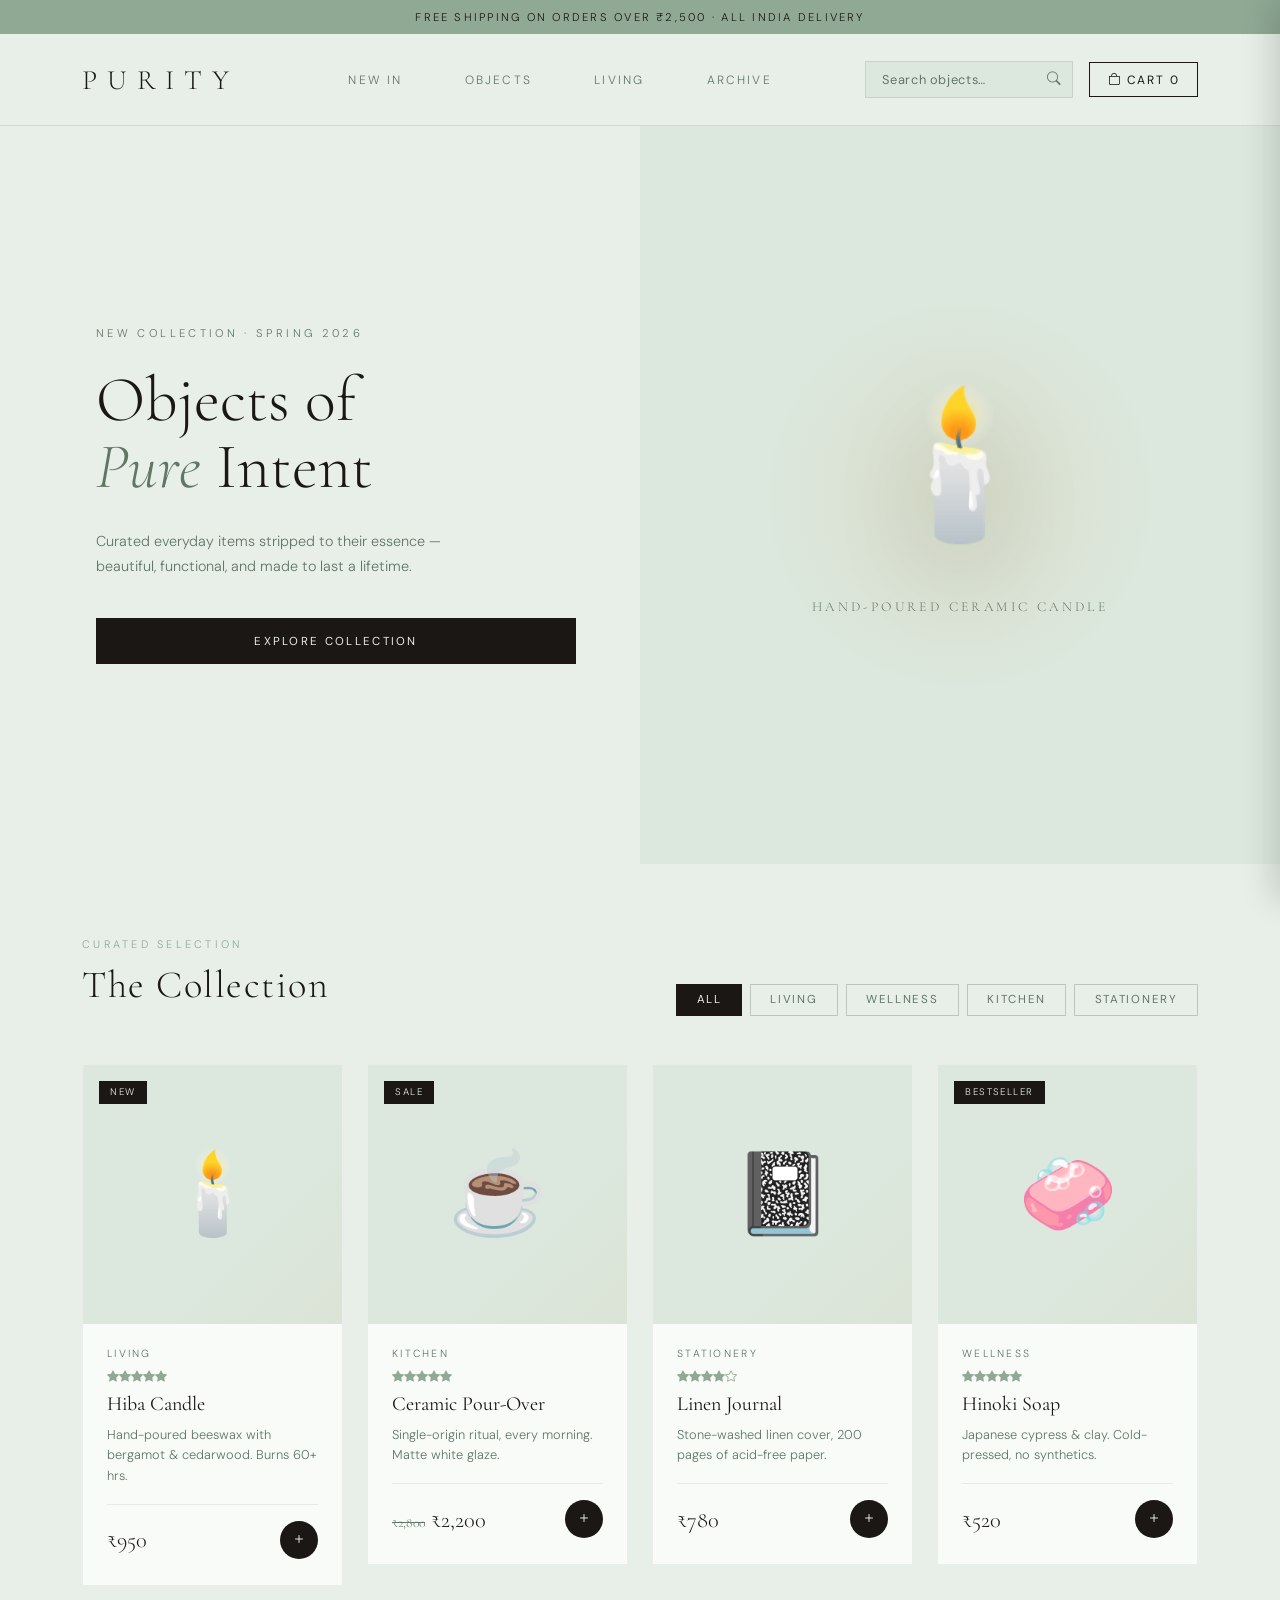
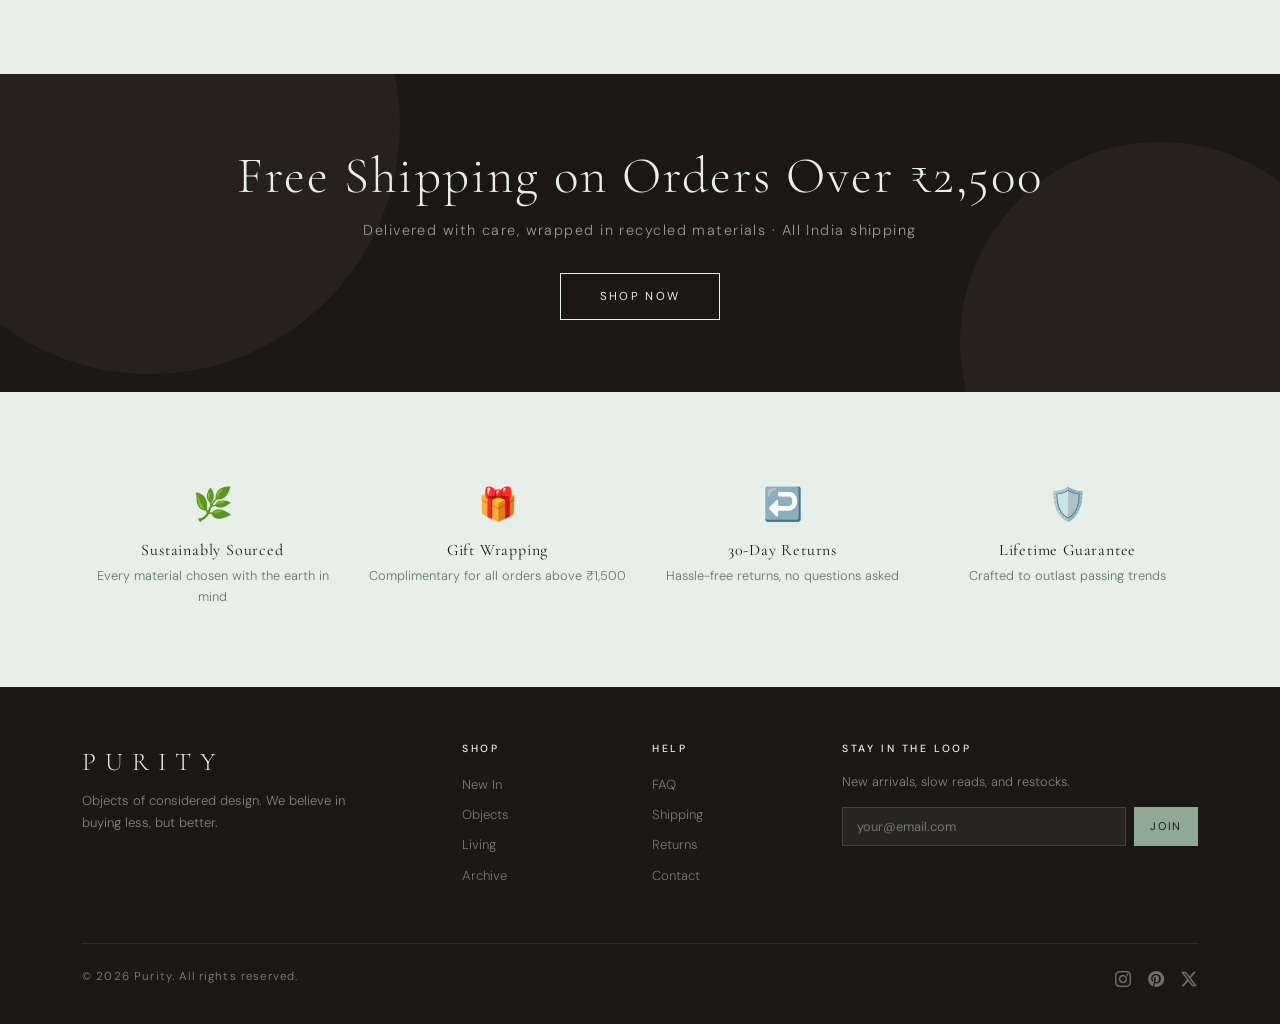
<file: index.html>
<!DOCTYPE html>
<html lang="en">
<head>
    <meta charset="UTF-8" />
    <meta name="viewport" content="width=device-width, initial-scale=1.0" />
    <title>Purity — Objects of Pure Intent</title>
    <meta charset="utf-8"/>
    <meta content="width=device-width, initial-scale=1.0" name="viewport"/>
    <link href="https://cdn.jsdelivr.net/npm/bootstrap@5.3.2/dist/css/bootstrap.min.css" rel="stylesheet"/>
    <link href="https://fonts.googleapis.com/css2?family=Cormorant+Garamond:ital,wght@0,300;0,400;0,600;1,300&amp;family=DM+Sans:wght@300;400;500&amp;display=swap" rel="stylesheet"/>
    <link href="https://cdn.jsdelivr.net/npm/bootstrap-icons@1.11.3/font/bootstrap-icons.min.css" rel="stylesheet"/>
    <link href="style.css" rel="stylesheet"/>
    <link rel="stylesheet" href="style.css">
    <link rel="stylesheet" href="cart.css">
    <style>
        /* Active nav underline */
        .nav-link-item.active { color: var(--ink) !important; text-decoration: underline; text-underline-offset: 4px; }
    </style>
</head>
<body>

    <!-- PROMO STRIP -->
    <div class="promo-strip">Free shipping on orders over ₹2,500 · All India Delivery</div>

    <nav class="navbar navbar-expand-lg">
<div class="container">
<a class="navbar-brand" href="index.html">Purity</a>
<button class="navbar-toggler border-0" data-bs-target="#navMain" data-bs-toggle="collapse" type="button">
<i class="bi bi-list" style="font-size:1.4rem;"></i>
</button>
<div class="collapse navbar-collapse" id="navMain">
<ul class="navbar-nav mx-auto gap-4">
<li class="nav-item"><a class="nav-link nav-link-item" href="new-in.html" id="nav-new-in">New In</a></li>
<li class="nav-item"><a class="nav-link nav-link-item" href="objects.html" id="nav-objects">Objects</a></li>
<li class="nav-item"><a class="nav-link nav-link-item" href="living.html" id="nav-living">Living</a></li>
<li class="nav-item"><a class="nav-link nav-link-item" href="archive.html" id="nav-archive">Archive</a></li>
</ul>
<div class="d-flex align-items-center gap-3">
<div class="search-wrap d-none d-lg-block">
<input id="searchInput" oninput="filterProducts()" placeholder="Search objects…" type="text"/>
<i class="bi bi-search"></i>
</div>
<button class="cart-btn position-relative" onclick="openCart()">
<i class="bi bi-bag"></i> Cart
                        <span class="cart-count" id="cartCount">0</span>
</button>
</div>
</div>
</div>
</nav>

    <div class="page active" id="page-home">
<section class="hero">
<div class="hero-text">
<p class="hero-eyebrow">New Collection · Spring 2026</p>
<h1 class="hero-heading">Objects of<br/><em>Pure</em> Intent</h1>
<p class="hero-sub">Curated everyday items stripped to their essence — beautiful, functional, and made to last a lifetime.</p>
<button class="btn-primary-custom" onclick="document.getElementById('home-products').scrollIntoView({behavior:'smooth'})">Explore Collection</button>
</div>
<div class="hero-visual">
<div class="hero-product-display">
<span class="product-emoji">🕯️</span>
<p class="hero-label">Hand-poured Ceramic Candle</p>
</div>
</div>
</section>
<section class="py-5 mt-2" id="home-products">
<div class="container py-3">
<div class="d-flex flex-column flex-md-row justify-content-between align-items-start align-items-md-end mb-5 gap-3" data-filter-type="category">
<div>
<span class="section-eyebrow">Curated Selection</span>
<h2 class="section-title">The Collection</h2>
</div>
<div class="d-flex flex-wrap gap-2" data-filter-type="category">
<button class="filter-pill active" onclick="filterPill(this)">All</button>
<button class="filter-pill" onclick="filterPill(this)">Living</button>
<button class="filter-pill" onclick="filterPill(this)">Wellness</button>
<button class="filter-pill" onclick="filterPill(this)">Kitchen</button>
<button class="filter-pill" onclick="filterPill(this)">Stationery</button>
</div>
</div>
<div class="row g-4">
<div class="col-lg-3 col-md-4 col-sm-6"><div class="product-card"><div class="product-img-wrap"><span class="product-badge">New</span>🕯️</div><div class="product-body"><p class="product-category">Living</p><div class="stars"><i class="bi bi-star-fill"></i><i class="bi bi-star-fill"></i><i class="bi bi-star-fill"></i><i class="bi bi-star-fill"></i><i class="bi bi-star-fill"></i></div><h3 class="product-name">Hiba Candle</h3><p class="product-desc">Hand-poured beeswax with bergamot &amp; cedarwood. Burns 60+ hrs.</p><div class="product-footer"><div class="product-price">₹950</div><button class="add-btn"><i class="bi bi-plus"></i></button></div></div></div></div>
<div class="col-lg-3 col-md-4 col-sm-6"><div class="product-card"><div class="product-img-wrap"><span class="product-badge">Sale</span>☕</div><div class="product-body"><p class="product-category">Kitchen</p><div class="stars"><i class="bi bi-star-fill"></i><i class="bi bi-star-fill"></i><i class="bi bi-star-fill"></i><i class="bi bi-star-fill"></i><i class="bi bi-star-fill"></i></div><h3 class="product-name">Ceramic Pour-Over</h3><p class="product-desc">Single-origin ritual, every morning. Matte white glaze.</p><div class="product-footer"><div class="product-price"><span class="old-price">₹2,800</span>₹2,200</div><button class="add-btn"><i class="bi bi-plus"></i></button></div></div></div></div>
<div class="col-lg-3 col-md-4 col-sm-6"><div class="product-card"><div class="product-img-wrap">📓</div><div class="product-body"><p class="product-category">Stationery</p><div class="stars"><i class="bi bi-star-fill"></i><i class="bi bi-star-fill"></i><i class="bi bi-star-fill"></i><i class="bi bi-star-fill"></i><i class="bi bi-star"></i></div><h3 class="product-name">Linen Journal</h3><p class="product-desc">Stone-washed linen cover, 200 pages of acid-free paper.</p><div class="product-footer"><div class="product-price">₹780</div><button class="add-btn"><i class="bi bi-plus"></i></button></div></div></div></div>
<div class="col-lg-3 col-md-4 col-sm-6"><div class="product-card"><div class="product-img-wrap"><span class="product-badge">Bestseller</span>🧼</div><div class="product-body"><p class="product-category">Wellness</p><div class="stars"><i class="bi bi-star-fill"></i><i class="bi bi-star-fill"></i><i class="bi bi-star-fill"></i><i class="bi bi-star-fill"></i><i class="bi bi-star-fill"></i></div><h3 class="product-name">Hinoki Soap</h3><p class="product-desc">Japanese cypress &amp; clay. Cold-pressed, no synthetics.</p><div class="product-footer"><div class="product-price">₹520</div><button class="add-btn"><i class="bi bi-plus"></i></button></div></div></div></div>
</div>
</div>
</section>
<section class="promo-banner my-4">
<h2>Free Shipping on Orders Over ₹2,500</h2>
<p>Delivered with care, wrapped in recycled materials · All India shipping</p>
<button class="btn-outline-cream" onclick="document.getElementById('home-products').scrollIntoView({behavior:'smooth'})">Shop Now</button>
</section>
<section class="py-5">
<div class="container py-3">
<div class="row g-4 text-center">
<div class="col-md-3 col-6"><div style="font-size:2rem;margin-bottom:0.8rem;">🌿</div><h6 style="font-family:'Cormorant Garamond',serif;font-size:1rem;font-weight:400;letter-spacing:0.05em;margin-bottom:0.4rem;">Sustainably Sourced</h6><p style="font-size:0.8rem;color:var(--warm-mid);line-height:1.6;">Every material chosen with the earth in mind</p></div>
<div class="col-md-3 col-6"><div style="font-size:2rem;margin-bottom:0.8rem;">🎁</div><h6 style="font-family:'Cormorant Garamond',serif;font-size:1rem;font-weight:400;letter-spacing:0.05em;margin-bottom:0.4rem;">Gift Wrapping</h6><p style="font-size:0.8rem;color:var(--warm-mid);line-height:1.6;">Complimentary for all orders above ₹1,500</p></div>
<div class="col-md-3 col-6"><div style="font-size:2rem;margin-bottom:0.8rem;">↩️</div><h6 style="font-family:'Cormorant Garamond',serif;font-size:1rem;font-weight:400;letter-spacing:0.05em;margin-bottom:0.4rem;">30-Day Returns</h6><p style="font-size:0.8rem;color:var(--warm-mid);line-height:1.6;">Hassle-free returns, no questions asked</p></div>
<div class="col-md-3 col-6"><div style="font-size:2rem;margin-bottom:0.8rem;">🛡️</div><h6 style="font-family:'Cormorant Garamond',serif;font-size:1rem;font-weight:400;letter-spacing:0.05em;margin-bottom:0.4rem;">Lifetime Guarantee</h6><p style="font-size:0.8rem;color:var(--warm-mid);line-height:1.6;">Crafted to outlast passing trends</p></div>
</div>
</div>
</section>
</div>

    <footer>
<div class="container">
<div class="row g-4">
<div class="col-md-4">
<span class="brand">Purity</span>
<p style="font-size:0.82rem;line-height:1.7;max-width:280px;">Objects of considered design. We believe in buying less, but better.</p>
</div>
<div class="col-md-2 col-6">
<h6>Shop</h6>
<ul>
<li><a href="new-in.html">New In</a></li>
<li><a href="objects.html">Objects</a></li>
<li><a href="living.html">Living</a></li>
<li><a href="archive.html">Archive</a></li>
</ul>
</div>
<div class="col-md-2 col-6">
<h6>Help</h6>
<ul>
<li><a href="faq.html">FAQ</a></li>
<li><a href="shipping.html">Shipping</a></li>
<li><a href="returns.html">Returns</a></li>
<li><a href="contact.html">Contact</a></li>
</ul>
</div>
<div class="col-md-4">
<h6>Stay in the loop</h6>
<p style="font-size:0.8rem;margin-bottom:1rem;">New arrivals, slow reads, and restocks.</p>
<div class="d-flex gap-2">
<input class="newsletter-input" id="newsletterEmail" placeholder="your@email.com" style="flex:1;background:rgba(255,255,255,0.06);border:1px solid rgba(255,255,255,0.15);color:#F5F0E8;padding:0.55rem 0.9rem;font-size:0.8rem;font-family:'DM Sans',sans-serif;outline:none;" type="email"/>
<button class="newsletter-submit" style="background:var(--accent);color:var(--ink);border:none;padding:0.55rem 1rem;font-size:0.7rem;letter-spacing:0.15em;text-transform:uppercase;cursor:pointer;font-family:'DM Sans',sans-serif;">Join</button>
</div>
</div>
</div>
<div class="footer-bottom d-flex justify-content-between flex-wrap gap-2">
<span>© 2026 Purity. All rights reserved.</span>
<div class="d-flex gap-3">
<a href="#" style="color:rgba(245,240,232,0.4);font-size:1rem;"><i class="bi bi-instagram"></i></a>
<a href="#" style="color:rgba(245,240,232,0.4);font-size:1rem;"><i class="bi bi-pinterest"></i></a>
<a href="#" style="color:rgba(245,240,232,0.4);font-size:1rem;"><i class="bi bi-twitter-x"></i></a>
</div>
</div>
</div>
</footer>

    <script src="https://cdn.jsdelivr.net/npm/bootstrap@5.3.2/dist/js/bootstrap.bundle.min.js"></script>
    <script src="cart.js"></script>
</body>
</html>
</file>
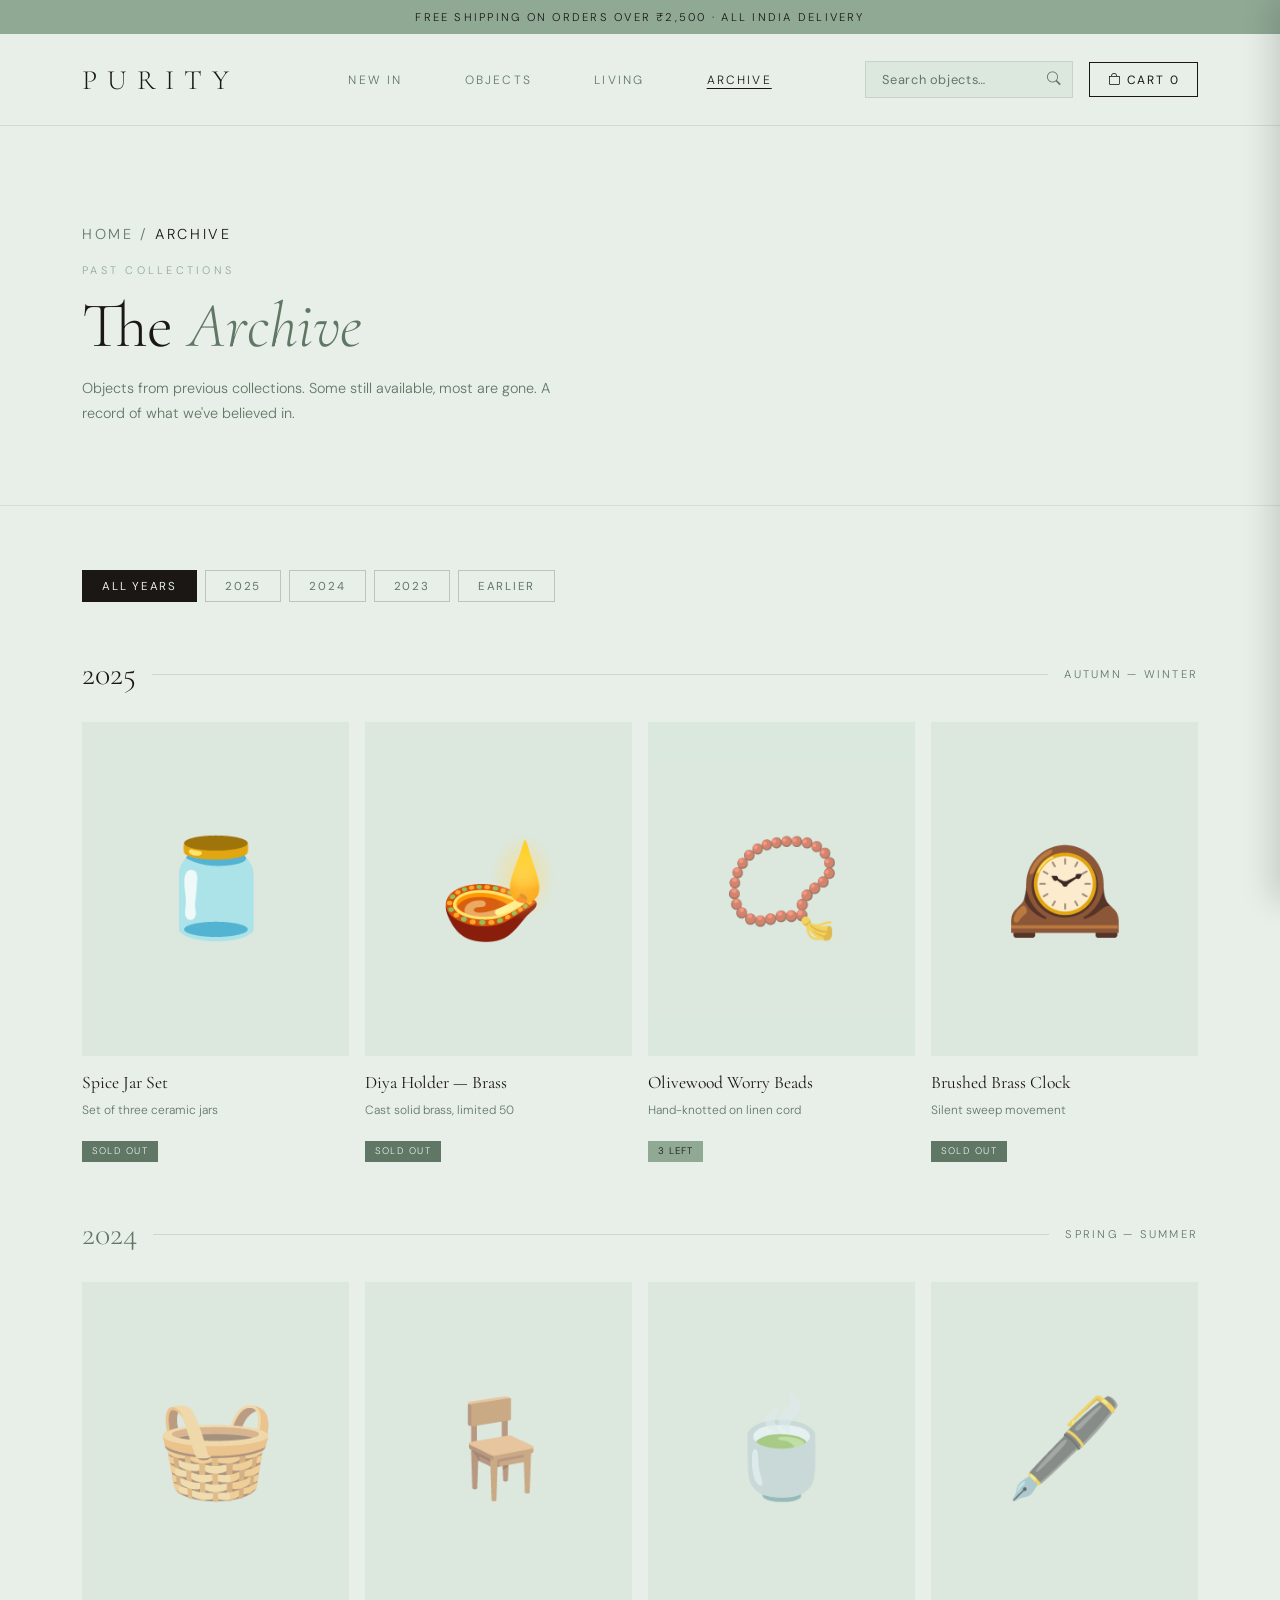
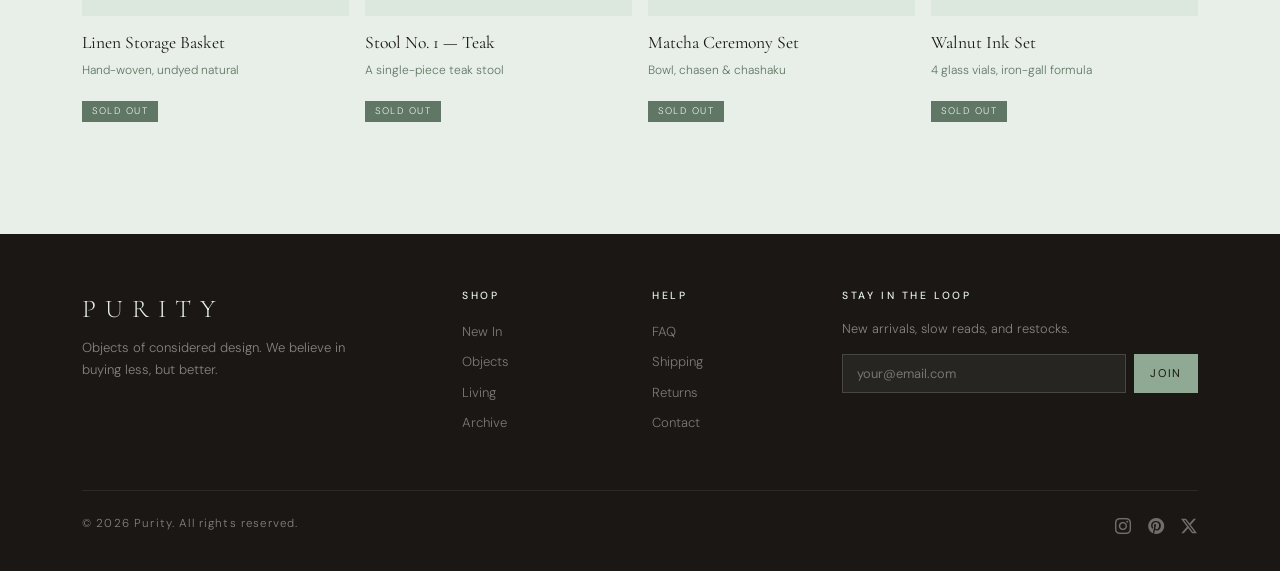
<file: archive.html>
<!DOCTYPE html>
<html lang="en">
<head>
    <meta charset="UTF-8" />
    <meta name="viewport" content="width=device-width, initial-scale=1.0" />
    <title>Archive — Purity</title>
    <meta charset="utf-8"/>
    <meta content="width=device-width, initial-scale=1.0" name="viewport"/>
    <link href="https://cdn.jsdelivr.net/npm/bootstrap@5.3.2/dist/css/bootstrap.min.css" rel="stylesheet"/>
    <link href="https://fonts.googleapis.com/css2?family=Cormorant+Garamond:ital,wght@0,300;0,400;0,600;1,300&amp;family=DM+Sans:wght@300;400;500&amp;display=swap" rel="stylesheet"/>
    <link href="https://cdn.jsdelivr.net/npm/bootstrap-icons@1.11.3/font/bootstrap-icons.min.css" rel="stylesheet"/>
    <link href="style.css" rel="stylesheet"/>
    <link rel="stylesheet" href="style.css">
    <link rel="stylesheet" href="cart.css">
    <style>
        /* Active nav underline */
        .nav-link-item.active { color: var(--ink) !important; text-decoration: underline; text-underline-offset: 4px; }
    </style>
</head>
<body>

    <!-- PROMO STRIP -->
    <div class="promo-strip">Free shipping on orders over ₹2,500 · All India Delivery</div>

    <nav class="navbar navbar-expand-lg">
<div class="container">
<a class="navbar-brand" href="index.html">Purity</a>
<button class="navbar-toggler border-0" data-bs-target="#navMain" data-bs-toggle="collapse" type="button">
<i class="bi bi-list" style="font-size:1.4rem;"></i>
</button>
<div class="collapse navbar-collapse" id="navMain">
<ul class="navbar-nav mx-auto gap-4">
<li class="nav-item"><a class="nav-link nav-link-item" href="new-in.html" id="nav-new-in">New In</a></li>
<li class="nav-item"><a class="nav-link nav-link-item" href="objects.html" id="nav-objects">Objects</a></li>
<li class="nav-item"><a class="nav-link nav-link-item" href="living.html" id="nav-living">Living</a></li>
<li class="nav-item"><a class="nav-link nav-link-item active" href="archive.html" id="nav-archive">Archive</a></li>
</ul>
<div class="d-flex align-items-center gap-3">
<div class="search-wrap d-none d-lg-block">
<input id="searchInput" oninput="filterProducts()" placeholder="Search objects…" type="text"/>
<i class="bi bi-search"></i>
</div>
<button class="cart-btn position-relative" onclick="openCart()">
<i class="bi bi-bag"></i> Cart
                        <span class="cart-count" id="cartCount">0</span>
</button>
</div>
</div>
</div>
</nav>

    <div class="page active" id="page-archive">
<section class="page-hero">
<div class="container">
<p class="breadcrumb-custom mb-3"><a href="index.html">Home</a> / <span>Archive</span></p>
<span class="eyebrow">Past Collections</span>
<h1>The <em>Archive</em></h1>
<p>Objects from previous collections. Some still available, most are gone. A record of what we've believed in.</p>
</div>
</section>
<section class="py-5">
<div class="container py-3">
<div class="d-flex flex-wrap gap-2 mb-5" data-filter-type="year">
<button class="filter-pill active" onclick="filterPill(this)">All Years</button>
<button class="filter-pill" onclick="filterPill(this)">2025</button>
<button class="filter-pill" onclick="filterPill(this)">2024</button>
<button class="filter-pill" onclick="filterPill(this)">2023</button>
<button class="filter-pill" onclick="filterPill(this)">Earlier</button>
</div>
<div class="mb-5" data-year="2025">
<div class="d-flex align-items-center gap-3 mb-4"><span style="font-family:'Cormorant Garamond',serif;font-size:2rem;font-weight:300;color:var(--ink);">2025</span><div style="flex:1;height:1px;background:rgba(26,23,20,0.12);"></div><span style="font-size:0.7rem;letter-spacing:0.2em;text-transform:uppercase;color:var(--warm-mid);">Autumn — Winter</span></div>
<div class="row g-3">
<div class="col-lg-3 col-md-4 col-6"><div class="archive-item"><div class="archive-emoji-wrap">🫙</div><div class="archive-overlay"><div class="archive-overlay-text"><h4>Spice Jar Set</h4><p>AW 2025</p></div></div></div><div class="archive-meta"><h4>Spice Jar Set</h4><p>Set of three ceramic jars</p><span class="sold-tag">Sold Out</span></div></div>
<div class="col-lg-3 col-md-4 col-6"><div class="archive-item"><div class="archive-emoji-wrap">🪔</div><div class="archive-overlay"><div class="archive-overlay-text"><h4>Diya Holder</h4><p>AW 2025</p></div></div></div><div class="archive-meta"><h4>Diya Holder — Brass</h4><p>Cast solid brass, limited 50</p><span class="sold-tag">Sold Out</span></div></div>
<div class="col-lg-3 col-md-4 col-6"><div class="archive-item"><div class="archive-emoji-wrap" style="opacity:0.7;">📿</div><div class="archive-overlay"><div class="archive-overlay-text"><h4>Worry Beads</h4><p>AW 2025</p></div></div></div><div class="archive-meta"><h4>Olivewood Worry Beads</h4><p>Hand-knotted on linen cord</p><span style="display:inline-block;font-size:0.6rem;letter-spacing:0.12em;text-transform:uppercase;padding:0.22rem 0.6rem;background:var(--accent);color:var(--ink);margin-top:0.35rem;">3 Left</span></div></div>
<div class="col-lg-3 col-md-4 col-6"><div class="archive-item"><div class="archive-emoji-wrap">🕰️</div><div class="archive-overlay"><div class="archive-overlay-text"><h4>Table Clock</h4><p>AW 2025</p></div></div></div><div class="archive-meta"><h4>Brushed Brass Clock</h4><p>Silent sweep movement</p><span class="sold-tag">Sold Out</span></div></div>
</div>
</div>
<div class="mb-5" data-year="2024">
<div class="d-flex align-items-center gap-3 mb-4"><span style="font-family:'Cormorant Garamond',serif;font-size:2rem;font-weight:300;color:var(--warm-mid);">2024</span><div style="flex:1;height:1px;background:rgba(26,23,20,0.12);"></div><span style="font-size:0.7rem;letter-spacing:0.2em;text-transform:uppercase;color:var(--warm-mid);">Spring — Summer</span></div>
<div class="row g-3">
<div class="col-lg-3 col-md-4 col-6"><div class="archive-item"><div class="archive-emoji-wrap" style="opacity:0.55;">🧺</div><div class="archive-overlay"><div class="archive-overlay-text"><h4>Linen Storage Basket</h4><p>SS 2024</p></div></div></div><div class="archive-meta"><h4>Linen Storage Basket</h4><p>Hand-woven, undyed natural</p><span class="sold-tag">Sold Out</span></div></div>
<div class="col-lg-3 col-md-4 col-6"><div class="archive-item"><div class="archive-emoji-wrap" style="opacity:0.55;">🪑</div><div class="archive-overlay"><div class="archive-overlay-text"><h4>Stool No. 1</h4><p>SS 2024</p></div></div></div><div class="archive-meta"><h4>Stool No. 1 — Teak</h4><p>A single-piece teak stool</p><span class="sold-tag">Sold Out</span></div></div>
<div class="col-lg-3 col-md-4 col-6"><div class="archive-item"><div class="archive-emoji-wrap" style="opacity:0.55;">🍵</div><div class="archive-overlay"><div class="archive-overlay-text"><h4>Matcha Set</h4><p>SS 2024</p></div></div></div><div class="archive-meta"><h4>Matcha Ceremony Set</h4><p>Bowl, chasen &amp; chashaku</p><span class="sold-tag">Sold Out</span></div></div>
<div class="col-lg-3 col-md-4 col-6"><div class="archive-item"><div class="archive-emoji-wrap" style="opacity:0.55;">🖋️</div><div class="archive-overlay"><div class="archive-overlay-text"><h4>Ink Set</h4><p>SS 2024</p></div></div></div><div class="archive-meta"><h4>Walnut Ink Set</h4><p>4 glass vials, iron-gall formula</p><span class="sold-tag">Sold Out</span></div></div>
</div>
</div>
</div>
</section>
</div>

    <footer>
<div class="container">
<div class="row g-4">
<div class="col-md-4">
<span class="brand">Purity</span>
<p style="font-size:0.82rem;line-height:1.7;max-width:280px;">Objects of considered design. We believe in buying less, but better.</p>
</div>
<div class="col-md-2 col-6">
<h6>Shop</h6>
<ul>
<li><a href="new-in.html">New In</a></li>
<li><a href="objects.html">Objects</a></li>
<li><a href="living.html">Living</a></li>
<li><a href="archive.html">Archive</a></li>
</ul>
</div>
<div class="col-md-2 col-6">
<h6>Help</h6>
<ul>
<li><a href="faq.html">FAQ</a></li>
<li><a href="shipping.html">Shipping</a></li>
<li><a href="returns.html">Returns</a></li>
<li><a href="contact.html">Contact</a></li>
</ul>
</div>
<div class="col-md-4">
<h6>Stay in the loop</h6>
<p style="font-size:0.8rem;margin-bottom:1rem;">New arrivals, slow reads, and restocks.</p>
<div class="d-flex gap-2">
<input class="newsletter-input" id="newsletterEmail" placeholder="your@email.com" style="flex:1;background:rgba(255,255,255,0.06);border:1px solid rgba(255,255,255,0.15);color:#F5F0E8;padding:0.55rem 0.9rem;font-size:0.8rem;font-family:'DM Sans',sans-serif;outline:none;" type="email"/>
<button class="newsletter-submit" style="background:var(--accent);color:var(--ink);border:none;padding:0.55rem 1rem;font-size:0.7rem;letter-spacing:0.15em;text-transform:uppercase;cursor:pointer;font-family:'DM Sans',sans-serif;">Join</button>
</div>
</div>
</div>
<div class="footer-bottom d-flex justify-content-between flex-wrap gap-2">
<span>© 2026 Purity. All rights reserved.</span>
<div class="d-flex gap-3">
<a href="#" style="color:rgba(245,240,232,0.4);font-size:1rem;"><i class="bi bi-instagram"></i></a>
<a href="#" style="color:rgba(245,240,232,0.4);font-size:1rem;"><i class="bi bi-pinterest"></i></a>
<a href="#" style="color:rgba(245,240,232,0.4);font-size:1rem;"><i class="bi bi-twitter-x"></i></a>
</div>
</div>
</div>
</footer>

    <script src="https://cdn.jsdelivr.net/npm/bootstrap@5.3.2/dist/js/bootstrap.bundle.min.js"></script>
    <script src="cart.js"></script>
</body>
</html>
</file>
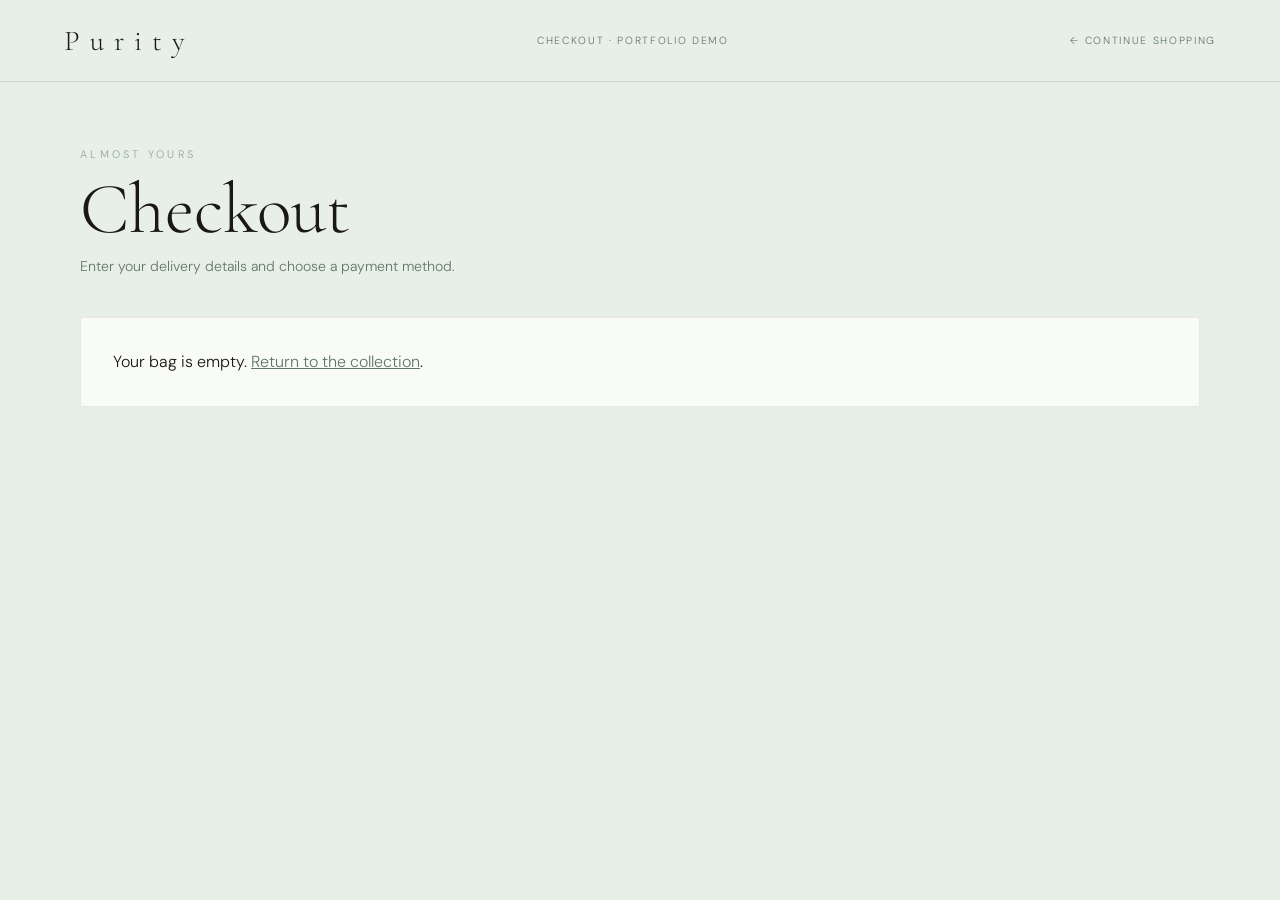
<file: checkout.html>
<!DOCTYPE html>
<html lang="en">
<head>
  <meta charset="UTF-8"><meta name="viewport" content="width=device-width, initial-scale=1.0">
  <title>Checkout | Purity</title>
  <link href="https://cdn.jsdelivr.net/npm/bootstrap@5.3.2/dist/css/bootstrap.min.css" rel="stylesheet">
  <link href="https://fonts.googleapis.com/css2?family=Cormorant+Garamond:wght@300;400;600&family=DM+Sans:wght@300;400;500;600&display=swap" rel="stylesheet">
  <link href="style.css" rel="stylesheet"><link href="checkout.css" rel="stylesheet">
</head>
<body class="checkout-page">
  <header class="checkout-header">
    <a class="checkout-brand" href="index.html">Purity</a>
    <span>CHECKOUT · PORTFOLIO DEMO</span>
    <a class="back-link" href="index.html">← Continue shopping</a>
  </header>
  <main class="checkout-container">
    <div class="checkout-heading"><span class="section-eyebrow">Almost yours</span><h1>Checkout</h1><p>Enter your delivery details and choose a payment method.</p></div>
    <div id="emptyCart" class="notice-card" hidden>Your bag is empty. <a href="index.html">Return to the collection</a>.</div>
    <div id="checkoutLayout" class="checkout-grid">
      <form id="checkoutForm" class="checkout-form">
        <section class="checkout-card">
          <div class="card-heading"><span>01</span><div><h2>Contact & delivery</h2><p>Where should we send your order?</p></div></div>
          <div class="form-grid">
            <label class="field full">Full name<input name="name" autocomplete="name" maxlength="100" required placeholder="Your full name"></label>
            <label class="field">Email address<input name="email" type="email" autocomplete="email" required placeholder="you@example.com"></label>
            <label class="field">Phone number<input name="phone" type="tel" autocomplete="tel" minlength="8" maxlength="20" required placeholder="+91 98765 43210"></label>
            <label class="field full">Delivery address<textarea name="address" autocomplete="street-address" minlength="8" maxlength="500" required rows="3" placeholder="House / flat, street, area, city, state and PIN code"></textarea></label>
          </div>
        </section>
        <section class="checkout-card">
          <div class="card-heading"><span>02</span><div><h2>Payment method</h2><p>Choose a demo payment option.</p></div></div>
          <div class="payment-options">
            <label class="payment-option"><input type="radio" name="payment_method" value="upi" checked><span class="payment-icon">▦</span><span><strong>UPI</strong><small>Google Pay, PhonePe, Paytm (simulated)</small></span></label>
            <label class="payment-option"><input type="radio" name="payment_method" value="card"><span class="payment-icon">▣</span><span><strong>Credit / Debit Card</strong><small>Visa, Mastercard, RuPay (simulated)</small></span></label>
            <label class="payment-option"><input type="radio" name="payment_method" value="wallet"><span class="payment-icon">▤</span><span><strong>Digital Wallet</strong><small>Wallet checkout (simulated)</small></span></label>
            <label class="payment-option"><input type="radio" name="payment_method" value="cod"><span class="payment-icon">₹</span><span><strong>Cash on Delivery</strong><small>Pay when your order arrives</small></span></label>
          </div>
          <p class="demo-disclaimer">Portfolio demo only: online payment selections are simulated. No card or UPI details are collected and no real money is charged.</p>
        </section>
        <div id="checkoutError" class="checkout-error" role="alert" hidden></div>
        <button id="placeOrderBtn" class="place-order-btn" type="submit">Place demo order <span>→</span></button>
        <p class="checkout-footnote">This demonstration does not process real payments.</p>
      </form>
      <aside class="checkout-card order-card">
        <div class="card-heading"><span>✳</span><div><h2>Your order</h2><p id="itemCount">0 items</p></div></div>
        <div id="orderItems" class="order-items"></div>
        <div class="summary-line"><span>Subtotal</span><strong id="subtotal">₹0</strong></div>
        <div class="summary-line"><span>Standard delivery</span><strong id="delivery">₹99</strong></div>
        <div class="summary-line total-line"><span>Total</span><strong id="total">₹0</strong></div>
        <p class="shipping-note">Free standard delivery on orders over ₹2,500.</p>
      </aside>
    </div>
    <section id="successPanel" class="success-panel" hidden>
      <div class="success-mark">✓</div><span class="section-eyebrow">Thank you</span><h2>Order placed.</h2>
      <p id="successMessage">Your demo order has been recorded.</p>
      <div class="success-details" id="successDetails"></div>
      <a class="place-order-btn success-back" href="index.html">Continue exploring Purity →</a>
    </section>
  </main>
  <script src="checkout.js"></script>
</body></html>
</file>
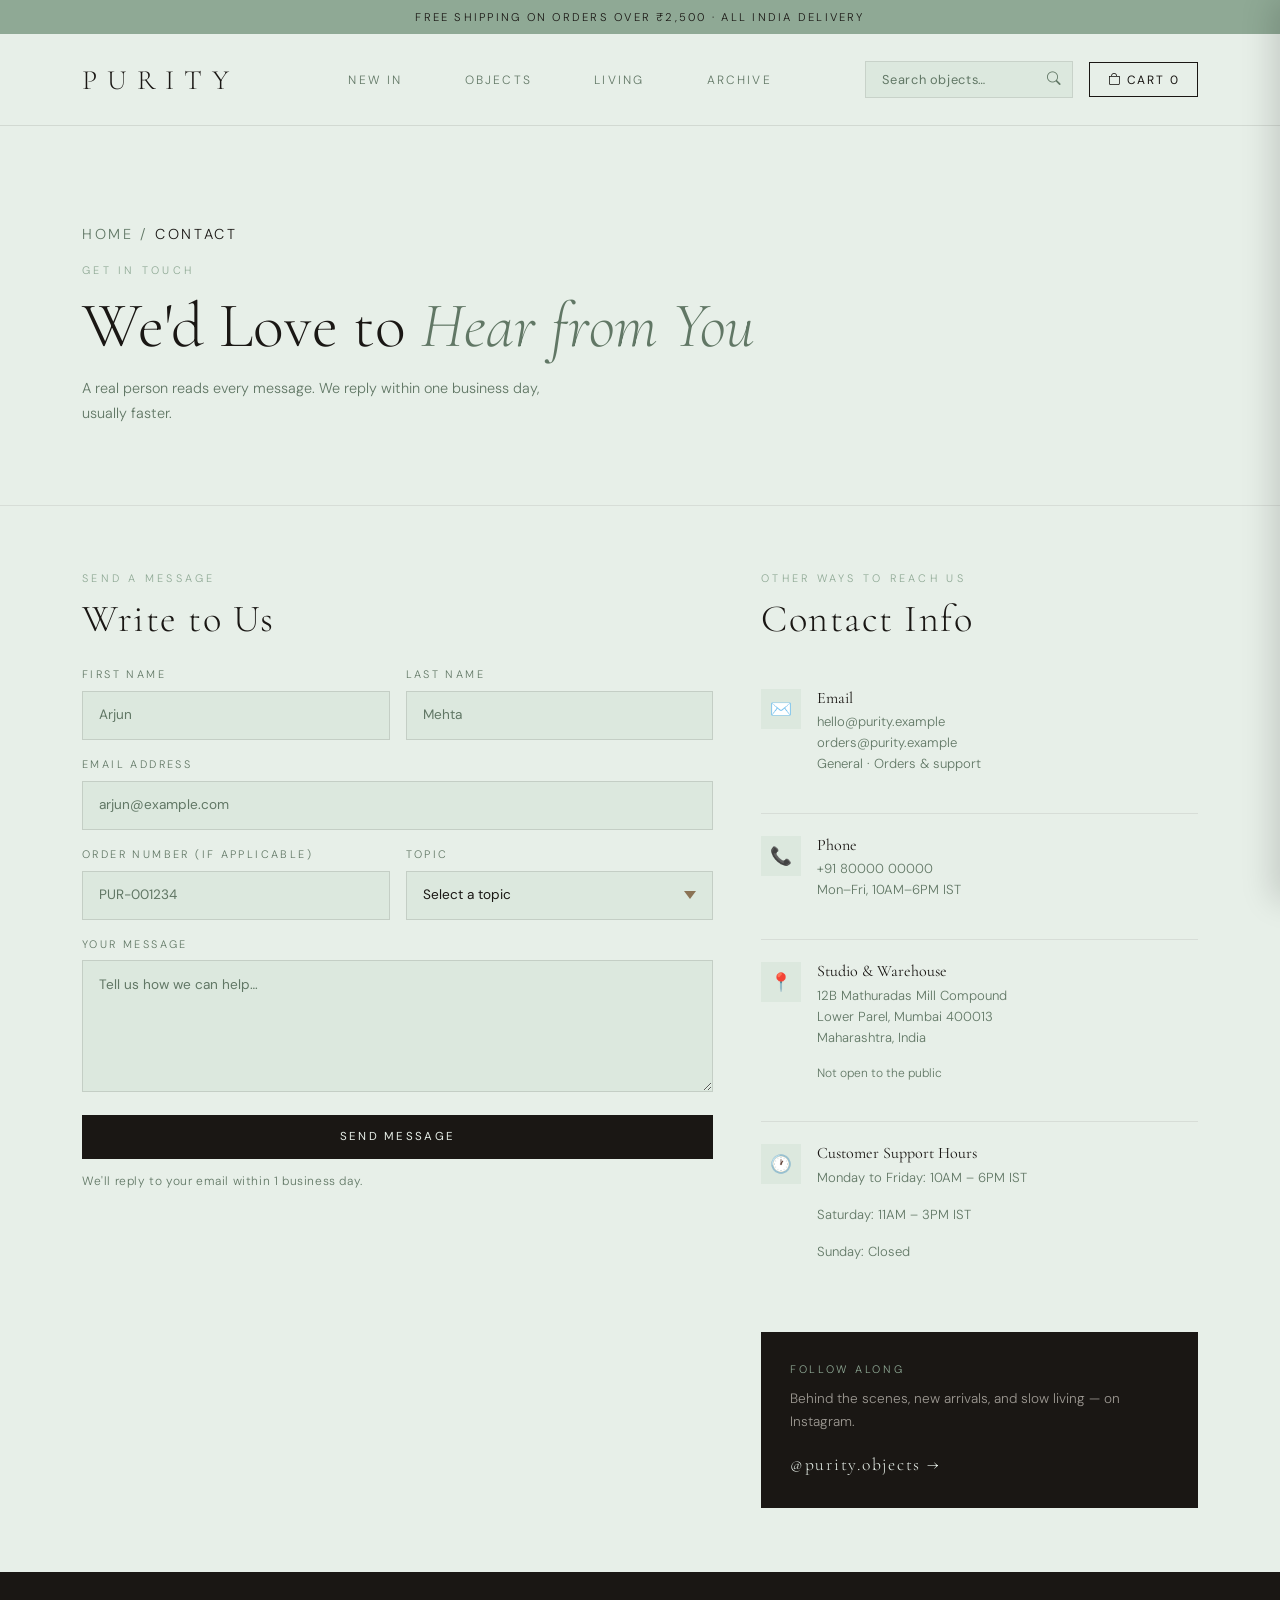
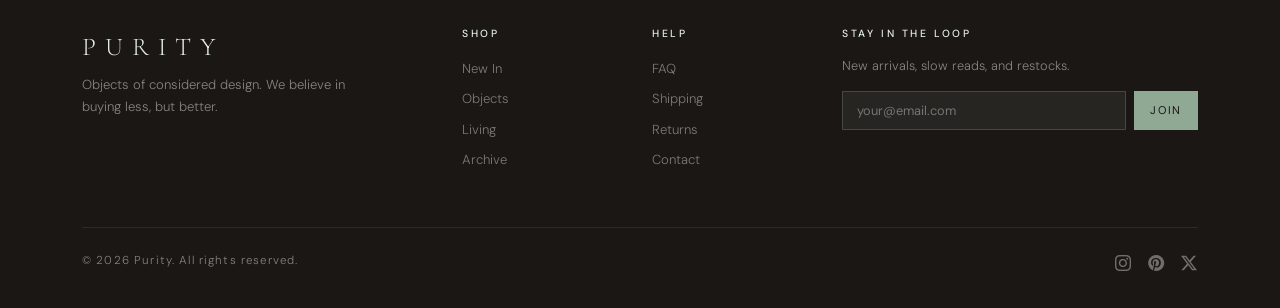
<file: contact.html>
<!DOCTYPE html>
<html lang="en">
<head>
    <meta charset="UTF-8" />
    <meta name="viewport" content="width=device-width, initial-scale=1.0" />
    <title>Contact — Purity</title>
    <meta charset="utf-8"/>
    <meta content="width=device-width, initial-scale=1.0" name="viewport"/>
    <link href="https://cdn.jsdelivr.net/npm/bootstrap@5.3.2/dist/css/bootstrap.min.css" rel="stylesheet"/>
    <link href="https://fonts.googleapis.com/css2?family=Cormorant+Garamond:ital,wght@0,300;0,400;0,600;1,300&amp;family=DM+Sans:wght@300;400;500&amp;display=swap" rel="stylesheet"/>
    <link href="https://cdn.jsdelivr.net/npm/bootstrap-icons@1.11.3/font/bootstrap-icons.min.css" rel="stylesheet"/>
    <link href="style.css" rel="stylesheet"/>
    <link rel="stylesheet" href="style.css">
    <link rel="stylesheet" href="cart.css">
    <style>
        /* Active nav underline */
        .nav-link-item.active { color: var(--ink) !important; text-decoration: underline; text-underline-offset: 4px; }
    </style>
</head>
<body>

    <!-- PROMO STRIP -->
    <div class="promo-strip">Free shipping on orders over ₹2,500 · All India Delivery</div>

    <nav class="navbar navbar-expand-lg">
<div class="container">
<a class="navbar-brand" href="index.html">Purity</a>
<button class="navbar-toggler border-0" data-bs-target="#navMain" data-bs-toggle="collapse" type="button">
<i class="bi bi-list" style="font-size:1.4rem;"></i>
</button>
<div class="collapse navbar-collapse" id="navMain">
<ul class="navbar-nav mx-auto gap-4">
<li class="nav-item"><a class="nav-link nav-link-item" href="new-in.html" id="nav-new-in">New In</a></li>
<li class="nav-item"><a class="nav-link nav-link-item" href="objects.html" id="nav-objects">Objects</a></li>
<li class="nav-item"><a class="nav-link nav-link-item" href="living.html" id="nav-living">Living</a></li>
<li class="nav-item"><a class="nav-link nav-link-item" href="archive.html" id="nav-archive">Archive</a></li>
</ul>
<div class="d-flex align-items-center gap-3">
<div class="search-wrap d-none d-lg-block">
<input id="searchInput" oninput="filterProducts()" placeholder="Search objects…" type="text"/>
<i class="bi bi-search"></i>
</div>
<button class="cart-btn position-relative" onclick="openCart()">
<i class="bi bi-bag"></i> Cart
                        <span class="cart-count" id="cartCount">0</span>
</button>
</div>
</div>
</div>
</nav>

    <div class="page active" id="page-contact">
<section class="page-hero">
<div class="container">
<p class="breadcrumb-custom mb-3"><a href="index.html">Home</a> / <span>Contact</span></p>
<span class="eyebrow">Get in Touch</span>
<h1>We'd Love to <em>Hear from You</em></h1>
<p>A real person reads every message. We reply within one business day, usually faster.</p>
</div>
</section>
<section class="py-5">
<div class="container py-3">
<div class="row g-5">
<div class="col-lg-7">
<span class="section-eyebrow">Send a Message</span>
<h2 class="section-title mb-4">Write to Us</h2>
<div class="row g-3">
<div class="col-md-6"><label class="contact-label">First Name</label><input class="contact-input" id="contactFirstName" placeholder="Arjun" type="text"/></div>
<div class="col-md-6"><label class="contact-label">Last Name</label><input class="contact-input" id="contactLastName" placeholder="Mehta" type="text"/></div>
<div class="col-12"><label class="contact-label">Email Address</label><input class="contact-input" id="contactEmail" placeholder="arjun@example.com" type="email"/></div>
<div class="col-md-6"><label class="contact-label">Order Number (if applicable)</label><input class="contact-input" id="contactOrderNumber" placeholder="PUR-001234" type="text"/></div>
<div class="col-md-6"><label class="contact-label">Topic</label><select class="contact-input" id="contactTopic"><option disabled="" selected="" value="">Select a topic</option><option>Order enquiry</option><option>Return or exchange</option><option>Product question</option><option>Stockist enquiry</option><option>Press &amp; media</option><option>Other</option></select></div>
<div class="col-12"><label class="contact-label">Your Message</label><textarea class="contact-input" id="contactMessage" placeholder="Tell us how we can help…" rows="5"></textarea></div>
<div class="col-12"><button class="btn-dark-custom" onclick="submitContactForm(this)" style="width:100%;text-align:center;">Send Message</button><p style="font-size:0.75rem;color:var(--warm-mid);margin-top:0.8rem;letter-spacing:0.05em;">We'll reply to your email within 1 business day.</p></div>
</div>
</div>
<div class="col-lg-5">
<span class="section-eyebrow">Other Ways to Reach Us</span>
<h2 class="section-title mb-4">Contact Info</h2>
<div>
<div class="contact-info-item"><div class="contact-info-icon">✉️</div><div class="contact-info-body"><h6>Email</h6><a href="mailto:hello@purity.example">hello@purity.example</a><a href="mailto:orders@purity.example">orders@purity.example</a><p>General · Orders &amp; support</p></div></div>
<div class="contact-info-item"><div class="contact-info-icon">📞</div><div class="contact-info-body"><h6>Phone</h6><a href="tel:+918000000000">+91 80000 00000</a><p>Mon–Fri, 10AM–6PM IST</p></div></div>
<div class="contact-info-item"><div class="contact-info-icon">📍</div><div class="contact-info-body"><h6>Studio &amp; Warehouse</h6><p>12B Mathuradas Mill Compound<br/>Lower Parel, Mumbai 400013<br/>Maharashtra, India</p><p style="margin-top:0.3rem;font-size:0.75rem;">Not open to the public</p></div></div>
<div class="contact-info-item"><div class="contact-info-icon">🕐</div><div class="contact-info-body"><h6>Customer Support Hours</h6><p>Monday to Friday: 10AM – 6PM IST</p><p>Saturday: 11AM – 3PM IST</p><p>Sunday: Closed</p></div></div>
</div>
<div style="background:var(--ink);padding:1.8rem;margin-top:2rem;"><p style="font-size:0.68rem;letter-spacing:0.25em;text-transform:uppercase;color:var(--accent);margin-bottom:0.6rem;">Follow Along</p><p style="font-size:0.85rem;color:rgba(245,240,232,0.6);line-height:1.7;margin-bottom:1.2rem;">Behind the scenes, new arrivals, and slow living — on Instagram.</p><a href="#" style="font-family:'Cormorant Garamond',serif;font-size:1.1rem;color:var(--cream);letter-spacing:0.1em;text-decoration:none;">@purity.objects →</a></div>
</div>
</div>
</div>
</section>
</div>

    <footer>
<div class="container">
<div class="row g-4">
<div class="col-md-4">
<span class="brand">Purity</span>
<p style="font-size:0.82rem;line-height:1.7;max-width:280px;">Objects of considered design. We believe in buying less, but better.</p>
</div>
<div class="col-md-2 col-6">
<h6>Shop</h6>
<ul>
<li><a href="new-in.html">New In</a></li>
<li><a href="objects.html">Objects</a></li>
<li><a href="living.html">Living</a></li>
<li><a href="archive.html">Archive</a></li>
</ul>
</div>
<div class="col-md-2 col-6">
<h6>Help</h6>
<ul>
<li><a href="faq.html">FAQ</a></li>
<li><a href="shipping.html">Shipping</a></li>
<li><a href="returns.html">Returns</a></li>
<li><a href="contact.html">Contact</a></li>
</ul>
</div>
<div class="col-md-4">
<h6>Stay in the loop</h6>
<p style="font-size:0.8rem;margin-bottom:1rem;">New arrivals, slow reads, and restocks.</p>
<div class="d-flex gap-2">
<input class="newsletter-input" id="newsletterEmail" placeholder="your@email.com" style="flex:1;background:rgba(255,255,255,0.06);border:1px solid rgba(255,255,255,0.15);color:#F5F0E8;padding:0.55rem 0.9rem;font-size:0.8rem;font-family:'DM Sans',sans-serif;outline:none;" type="email"/>
<button class="newsletter-submit" style="background:var(--accent);color:var(--ink);border:none;padding:0.55rem 1rem;font-size:0.7rem;letter-spacing:0.15em;text-transform:uppercase;cursor:pointer;font-family:'DM Sans',sans-serif;">Join</button>
</div>
</div>
</div>
<div class="footer-bottom d-flex justify-content-between flex-wrap gap-2">
<span>© 2026 Purity. All rights reserved.</span>
<div class="d-flex gap-3">
<a href="#" style="color:rgba(245,240,232,0.4);font-size:1rem;"><i class="bi bi-instagram"></i></a>
<a href="#" style="color:rgba(245,240,232,0.4);font-size:1rem;"><i class="bi bi-pinterest"></i></a>
<a href="#" style="color:rgba(245,240,232,0.4);font-size:1rem;"><i class="bi bi-twitter-x"></i></a>
</div>
</div>
</div>
</footer>

    <script src="https://cdn.jsdelivr.net/npm/bootstrap@5.3.2/dist/js/bootstrap.bundle.min.js"></script>
    <script src="cart.js"></script>
</body>
</html>
</file>
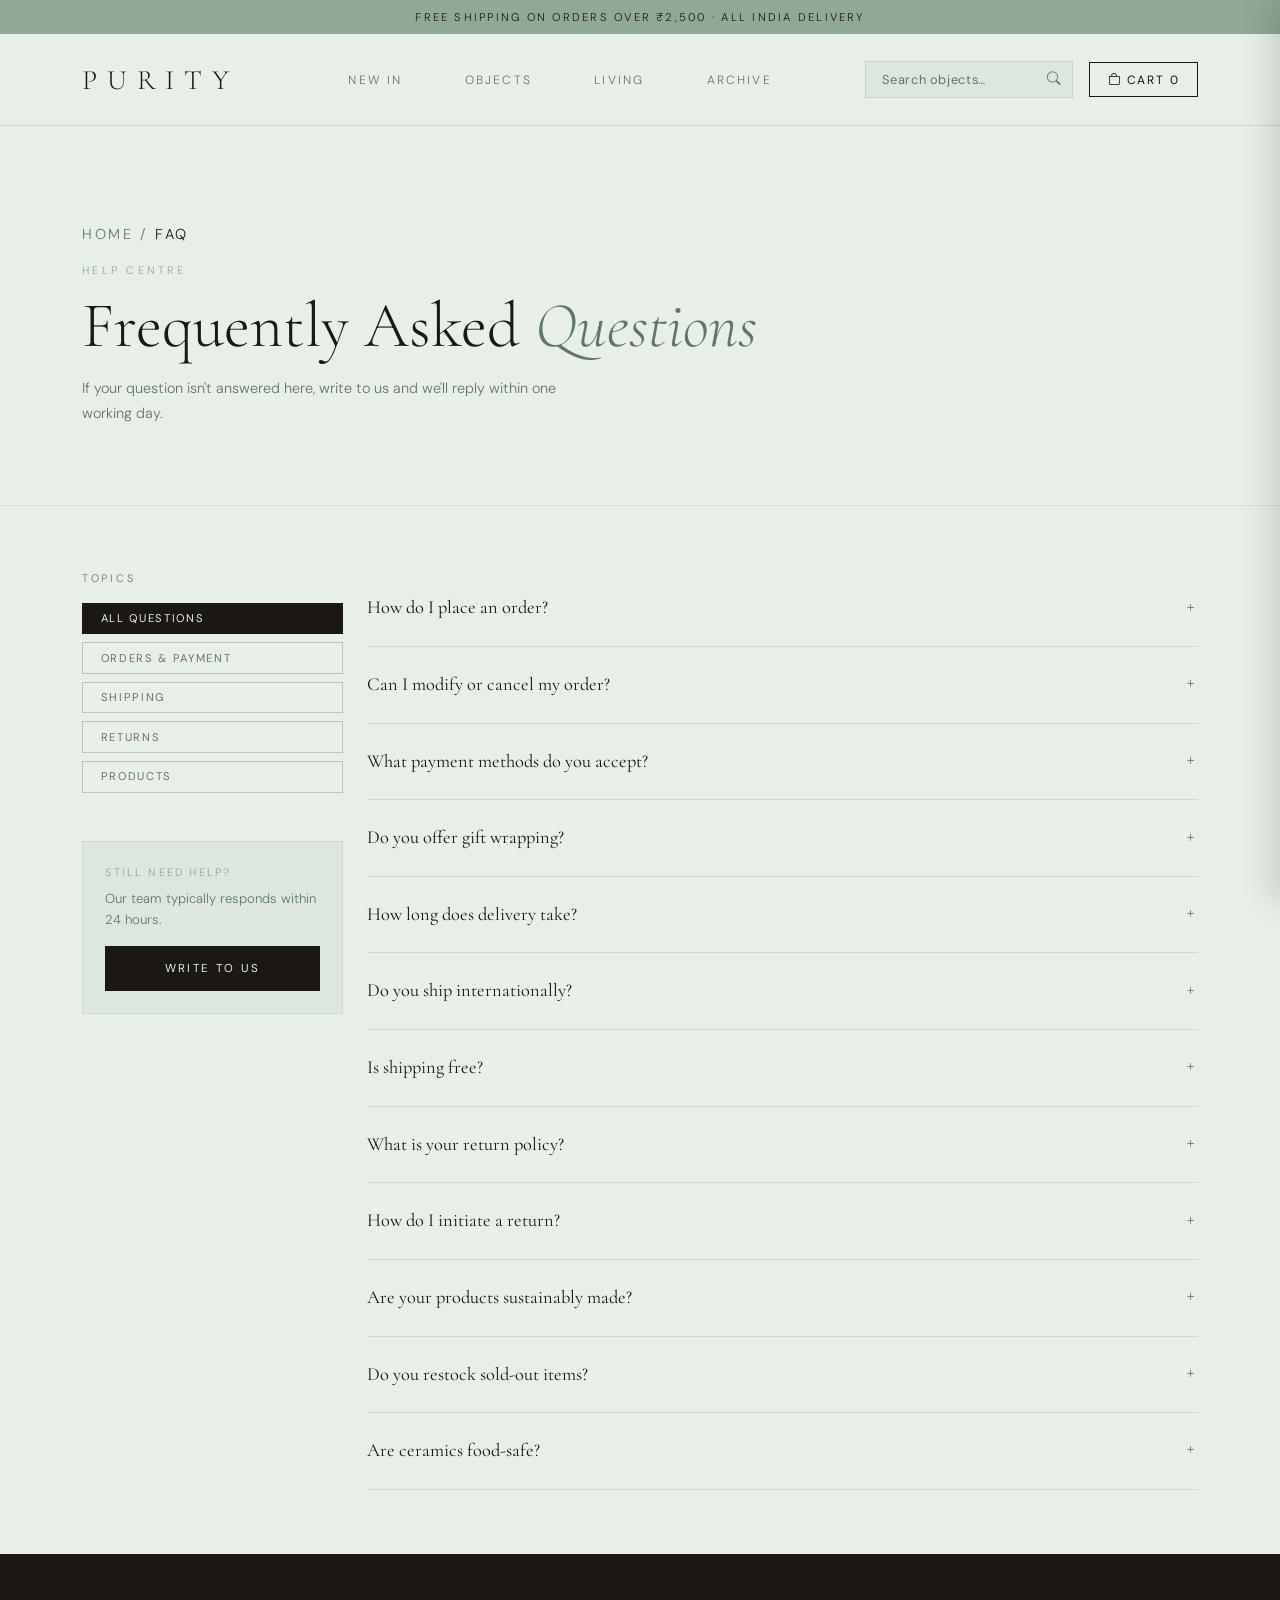
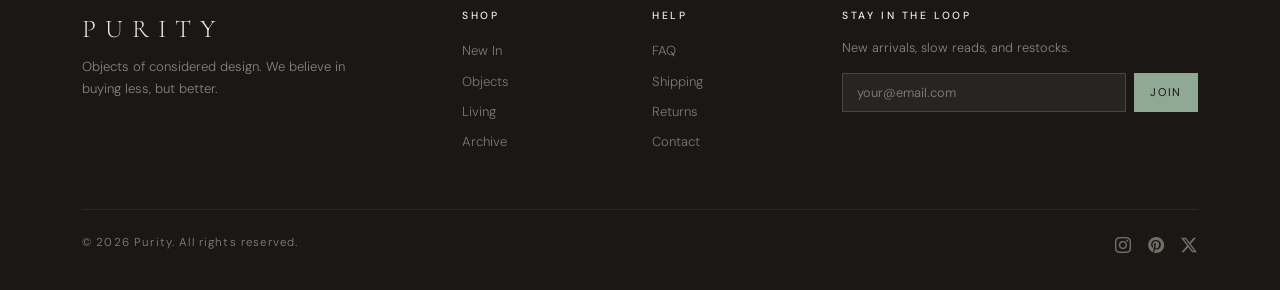
<file: faq.html>
<!DOCTYPE html>
<html lang="en">
<head>
    <meta charset="UTF-8" />
    <meta name="viewport" content="width=device-width, initial-scale=1.0" />
    <title>FAQ — Purity</title>
    <meta charset="utf-8"/>
    <meta content="width=device-width, initial-scale=1.0" name="viewport"/>
    <link href="https://cdn.jsdelivr.net/npm/bootstrap@5.3.2/dist/css/bootstrap.min.css" rel="stylesheet"/>
    <link href="https://fonts.googleapis.com/css2?family=Cormorant+Garamond:ital,wght@0,300;0,400;0,600;1,300&amp;family=DM+Sans:wght@300;400;500&amp;display=swap" rel="stylesheet"/>
    <link href="https://cdn.jsdelivr.net/npm/bootstrap-icons@1.11.3/font/bootstrap-icons.min.css" rel="stylesheet"/>
    <link href="style.css" rel="stylesheet"/>
    <link rel="stylesheet" href="style.css">
    <link rel="stylesheet" href="cart.css">
    <style>
        /* Active nav underline */
        .nav-link-item.active { color: var(--ink) !important; text-decoration: underline; text-underline-offset: 4px; }
    </style>
</head>
<body>

    <!-- PROMO STRIP -->
    <div class="promo-strip">Free shipping on orders over ₹2,500 · All India Delivery</div>

    <nav class="navbar navbar-expand-lg">
<div class="container">
<a class="navbar-brand" href="index.html">Purity</a>
<button class="navbar-toggler border-0" data-bs-target="#navMain" data-bs-toggle="collapse" type="button">
<i class="bi bi-list" style="font-size:1.4rem;"></i>
</button>
<div class="collapse navbar-collapse" id="navMain">
<ul class="navbar-nav mx-auto gap-4">
<li class="nav-item"><a class="nav-link nav-link-item" href="new-in.html" id="nav-new-in">New In</a></li>
<li class="nav-item"><a class="nav-link nav-link-item" href="objects.html" id="nav-objects">Objects</a></li>
<li class="nav-item"><a class="nav-link nav-link-item" href="living.html" id="nav-living">Living</a></li>
<li class="nav-item"><a class="nav-link nav-link-item" href="archive.html" id="nav-archive">Archive</a></li>
</ul>
<div class="d-flex align-items-center gap-3">
<div class="search-wrap d-none d-lg-block">
<input id="searchInput" oninput="filterProducts()" placeholder="Search objects…" type="text"/>
<i class="bi bi-search"></i>
</div>
<button class="cart-btn position-relative" onclick="openCart()">
<i class="bi bi-bag"></i> Cart
                        <span class="cart-count" id="cartCount">0</span>
</button>
</div>
</div>
</div>
</nav>

    <div class="page active" id="page-faq">
<section class="page-hero">
<div class="container">
<p class="breadcrumb-custom mb-3"><a href="index.html">Home</a> / <span>FAQ</span></p>
<span class="eyebrow">Help Centre</span>
<h1>Frequently Asked <em>Questions</em></h1>
<p>If your question isn't answered here, write to us and we'll reply within one working day.</p>
</div>
</section>
<section class="py-5">
<div class="container py-3">
<div class="row">
<div class="col-lg-3 col-md-4 mb-4 mb-md-0">
<div style="position:sticky;top:6rem;">
<p style="font-size:0.68rem;letter-spacing:0.25em;text-transform:uppercase;color:var(--warm-mid);margin-bottom:1rem;">Topics</p>
<div class="faq-tabs" style="flex-direction:column;">
<button class="faq-tab active text-start" onclick="filterFAQ('all',this)">All Questions</button>
<button class="faq-tab text-start" onclick="filterFAQ('orders',this)">Orders &amp; Payment</button>
<button class="faq-tab text-start" onclick="filterFAQ('shipping',this)">Shipping</button>
<button class="faq-tab text-start" onclick="filterFAQ('returns',this)">Returns</button>
<button class="faq-tab text-start" onclick="filterFAQ('products',this)">Products</button>
</div>
<div style="margin-top:2rem;padding:1.4rem;background:var(--pale);border:1px solid rgba(26,23,20,0.07);">
<p style="font-size:0.68rem;letter-spacing:0.2em;text-transform:uppercase;color:var(--accent);margin-bottom:0.5rem;">Still need help?</p>
<p style="font-size:0.82rem;color:var(--warm-mid);line-height:1.6;margin-bottom:1rem;">Our team typically responds within 24 hours.</p>
<button class="btn-dark-custom" onclick="location.href='contact.html'" style="width:100%;text-align:center;">Write to Us</button>
</div>
</div>
</div>
<div class="col-lg-9 col-md-8" id="faqList">
<div class="faq-item" data-cat="orders"><button class="faq-question" onclick="toggleFAQ(this)">How do I place an order?<i class="bi bi-plus faq-icon"></i></button><div class="faq-answer"><p>Browse the collection, add items to your bag, and proceed to checkout. We accept all major debit/credit cards, UPI, and net banking. You'll receive an order confirmation email immediately after placing your order.</p></div></div>
<div class="faq-item" data-cat="orders"><button class="faq-question" onclick="toggleFAQ(this)">Can I modify or cancel my order?<i class="bi bi-plus faq-icon"></i></button><div class="faq-answer"><p>Orders can be modified or cancelled within 2 hours of placement. After that, the order enters our packing process and can no longer be changed. Please email us at orders@purity.example with your order number as soon as possible.</p></div></div>
<div class="faq-item" data-cat="orders"><button class="faq-question" onclick="toggleFAQ(this)">What payment methods do you accept?<i class="bi bi-plus faq-icon"></i></button><div class="faq-answer"><p>We accept all major credit and debit cards (Visa, Mastercard, Amex), UPI, net banking, and wallets including Paytm and PhonePe. All payments are processed securely through Razorpay.</p></div></div>
<div class="faq-item" data-cat="orders"><button class="faq-question" onclick="toggleFAQ(this)">Do you offer gift wrapping?<i class="bi bi-plus faq-icon"></i></button><div class="faq-answer"><p>Yes — complimentary gift wrapping is available for all orders above ₹1,500. We use recycled kraft paper, twine, and a dried botanical sprig. You can add a handwritten note at checkout at no extra charge.</p></div></div>
<div class="faq-item" data-cat="shipping"><button class="faq-question" onclick="toggleFAQ(this)">How long does delivery take?<i class="bi bi-plus faq-icon"></i></button><div class="faq-answer"><p>Standard delivery takes 4–6 business days across India. Express shipping (2–3 business days) is available for an additional ₹200. Metro cities like Mumbai, Delhi, Bangalore, and Chennai often receive orders faster.</p></div></div>
<div class="faq-item" data-cat="shipping"><button class="faq-question" onclick="toggleFAQ(this)">Do you ship internationally?<i class="bi bi-plus faq-icon"></i></button><div class="faq-answer"><p>Not yet — but we're working on it. We currently ship across all Indian states and union territories. International shipping is planned for late 2026. Sign up to our newsletter to be notified first.</p></div></div>
<div class="faq-item" data-cat="shipping"><button class="faq-question" onclick="toggleFAQ(this)">Is shipping free?<i class="bi bi-plus faq-icon"></i></button><div class="faq-answer"><p>Standard shipping is free on all orders above ₹2,500. Below that, a flat ₹99 shipping charge applies. Express shipping is an additional ₹200 regardless of order value.</p></div></div>
<div class="faq-item" data-cat="returns"><button class="faq-question" onclick="toggleFAQ(this)">What is your return policy?<i class="bi bi-plus faq-icon"></i></button><div class="faq-answer"><p>We offer a 30-day return window from the date of delivery. Items must be unused and in their original packaging. Certain items like candles (once lit) and personal wellness products are non-returnable for hygiene reasons.</p></div></div>
<div class="faq-item" data-cat="returns"><button class="faq-question" onclick="toggleFAQ(this)">How do I initiate a return?<i class="bi bi-plus faq-icon"></i></button><div class="faq-answer"><p>Email orders@purity.example with your order number and the item(s) you'd like to return. We'll arrange a free pickup within 2 business days. Refunds are processed within 5–7 business days of receiving the item.</p></div></div>
<div class="faq-item" data-cat="products"><button class="faq-question" onclick="toggleFAQ(this)">Are your products sustainably made?<i class="bi bi-plus faq-icon"></i></button><div class="faq-answer"><p>Sustainability is central to how we operate. We source materials from certified suppliers, use recycled or minimal packaging, and partner only with small workshops that pay fair wages. Every product page lists where and how the item was made.</p></div></div>
<div class="faq-item" data-cat="products"><button class="faq-question" onclick="toggleFAQ(this)">Do you restock sold-out items?<i class="bi bi-plus faq-icon"></i></button><div class="faq-answer"><p>Some items are limited editions and won't return. Core collection pieces are restocked every 8–12 weeks. You can click "Notify Me" on any sold-out product page to receive an email the moment it's back.</p></div></div>
<div class="faq-item" data-cat="products"><button class="faq-question" onclick="toggleFAQ(this)">Are ceramics food-safe?<i class="bi bi-plus faq-icon"></i></button><div class="faq-answer"><p>Yes. All our ceramic tableware is fired at stoneware temperatures (1,200°C+) and glazed with food-safe, lead-free glazes. They are dishwasher-safe but we recommend hand-washing to preserve the glaze finish longer.</p></div></div>
</div>
</div>
</div>
</section>
</div>

    <footer>
<div class="container">
<div class="row g-4">
<div class="col-md-4">
<span class="brand">Purity</span>
<p style="font-size:0.82rem;line-height:1.7;max-width:280px;">Objects of considered design. We believe in buying less, but better.</p>
</div>
<div class="col-md-2 col-6">
<h6>Shop</h6>
<ul>
<li><a href="new-in.html">New In</a></li>
<li><a href="objects.html">Objects</a></li>
<li><a href="living.html">Living</a></li>
<li><a href="archive.html">Archive</a></li>
</ul>
</div>
<div class="col-md-2 col-6">
<h6>Help</h6>
<ul>
<li><a href="faq.html">FAQ</a></li>
<li><a href="shipping.html">Shipping</a></li>
<li><a href="returns.html">Returns</a></li>
<li><a href="contact.html">Contact</a></li>
</ul>
</div>
<div class="col-md-4">
<h6>Stay in the loop</h6>
<p style="font-size:0.8rem;margin-bottom:1rem;">New arrivals, slow reads, and restocks.</p>
<div class="d-flex gap-2">
<input class="newsletter-input" id="newsletterEmail" placeholder="your@email.com" style="flex:1;background:rgba(255,255,255,0.06);border:1px solid rgba(255,255,255,0.15);color:#F5F0E8;padding:0.55rem 0.9rem;font-size:0.8rem;font-family:'DM Sans',sans-serif;outline:none;" type="email"/>
<button class="newsletter-submit" style="background:var(--accent);color:var(--ink);border:none;padding:0.55rem 1rem;font-size:0.7rem;letter-spacing:0.15em;text-transform:uppercase;cursor:pointer;font-family:'DM Sans',sans-serif;">Join</button>
</div>
</div>
</div>
<div class="footer-bottom d-flex justify-content-between flex-wrap gap-2">
<span>© 2026 Purity. All rights reserved.</span>
<div class="d-flex gap-3">
<a href="#" style="color:rgba(245,240,232,0.4);font-size:1rem;"><i class="bi bi-instagram"></i></a>
<a href="#" style="color:rgba(245,240,232,0.4);font-size:1rem;"><i class="bi bi-pinterest"></i></a>
<a href="#" style="color:rgba(245,240,232,0.4);font-size:1rem;"><i class="bi bi-twitter-x"></i></a>
</div>
</div>
</div>
</footer>

    <script src="https://cdn.jsdelivr.net/npm/bootstrap@5.3.2/dist/js/bootstrap.bundle.min.js"></script>
    <script src="cart.js"></script>
</body>
</html>
</file>
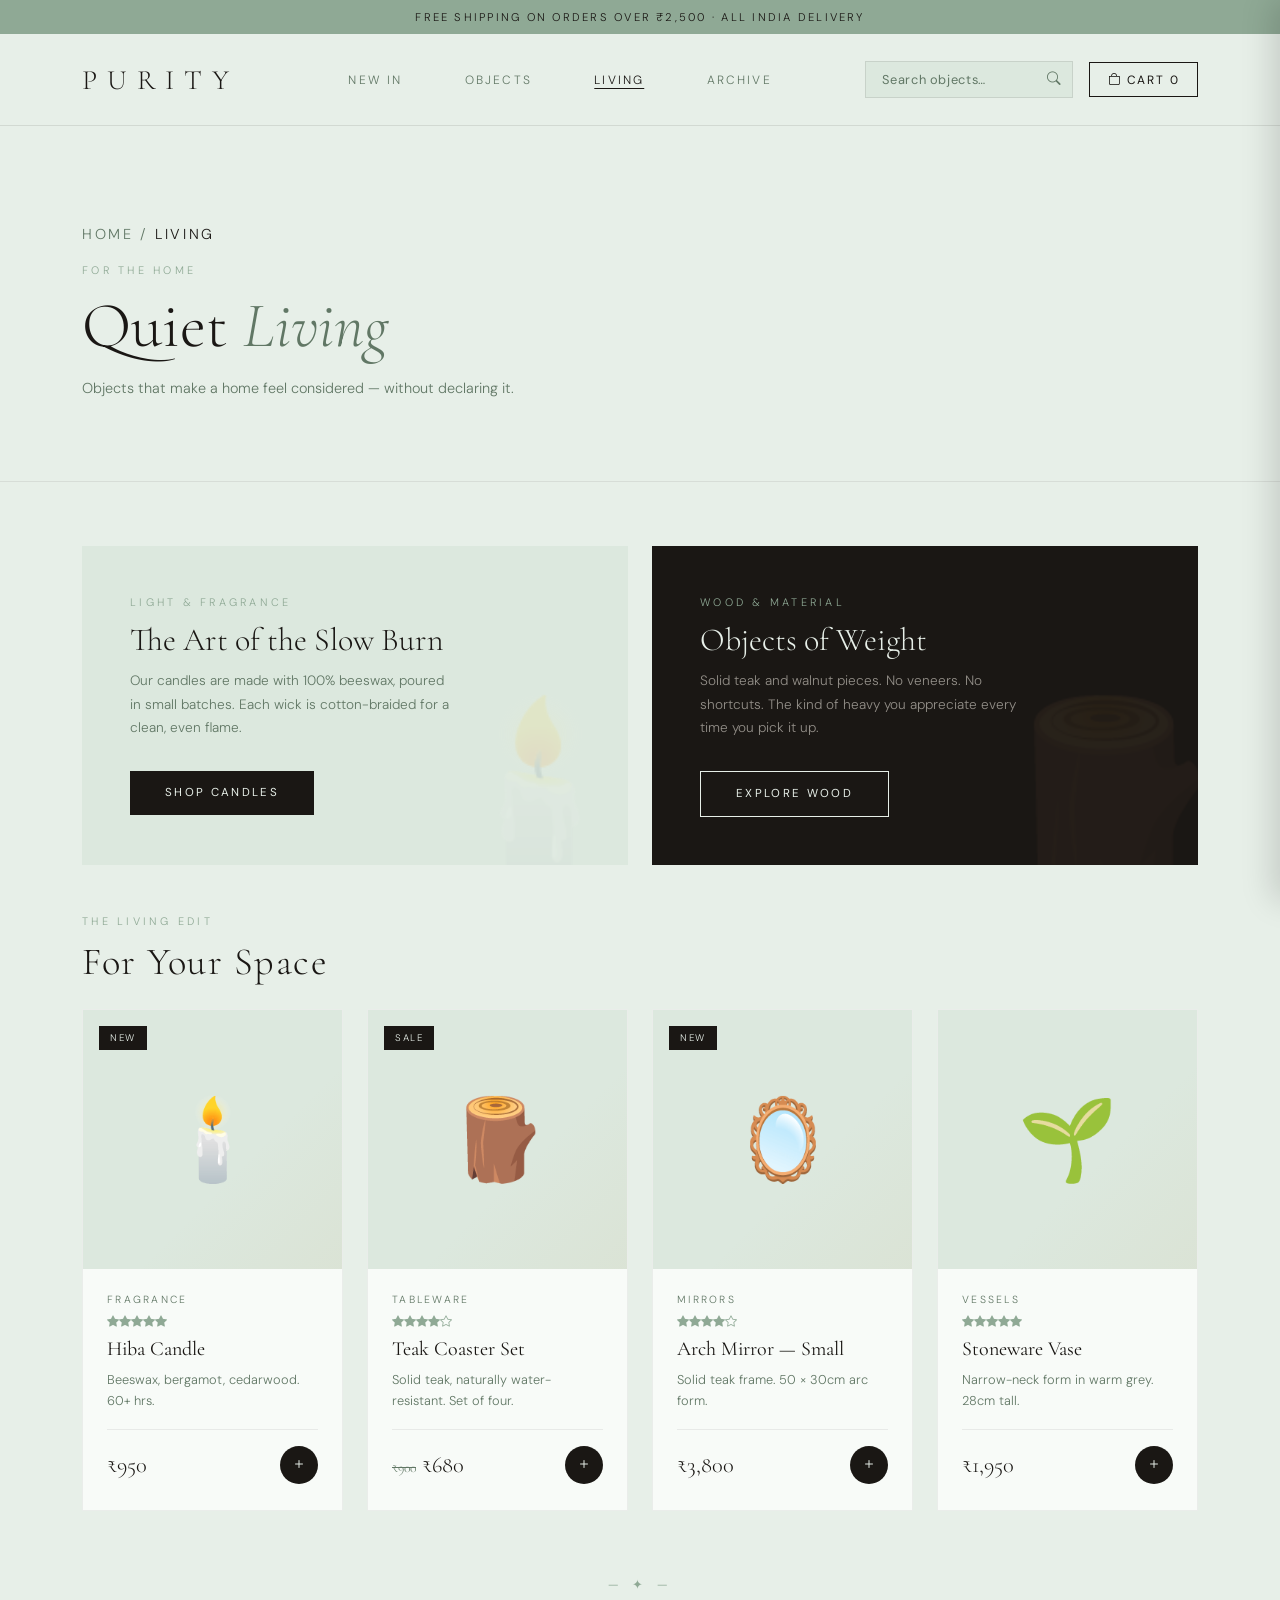
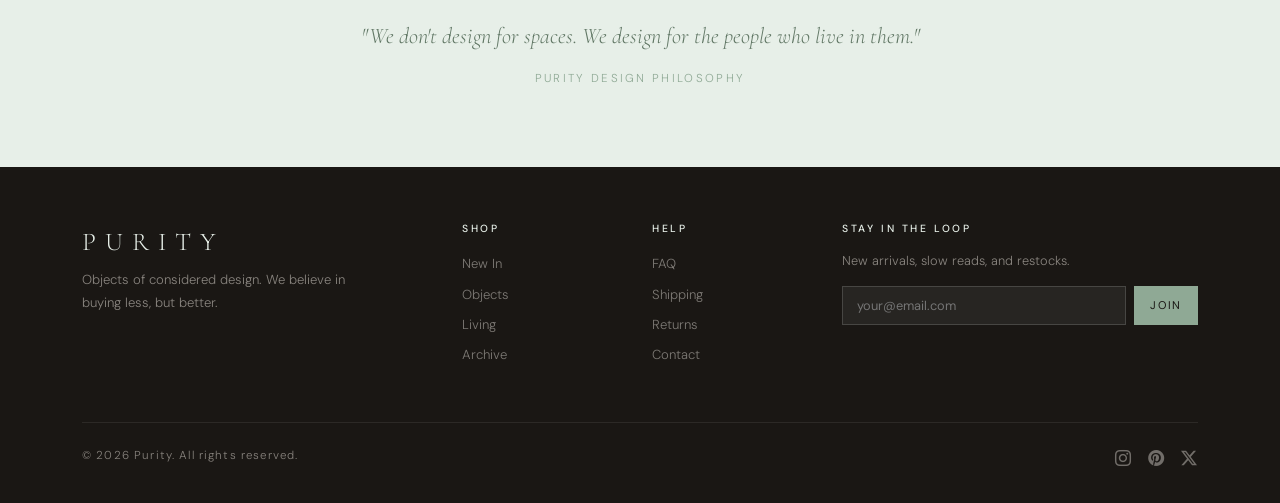
<file: living.html>
<!DOCTYPE html>
<html lang="en">
<head>
    <meta charset="UTF-8" />
    <meta name="viewport" content="width=device-width, initial-scale=1.0" />
    <title>Living — Purity</title>
    <meta charset="utf-8"/>
    <meta content="width=device-width, initial-scale=1.0" name="viewport"/>
    <link href="https://cdn.jsdelivr.net/npm/bootstrap@5.3.2/dist/css/bootstrap.min.css" rel="stylesheet"/>
    <link href="https://fonts.googleapis.com/css2?family=Cormorant+Garamond:ital,wght@0,300;0,400;0,600;1,300&amp;family=DM+Sans:wght@300;400;500&amp;display=swap" rel="stylesheet"/>
    <link href="https://cdn.jsdelivr.net/npm/bootstrap-icons@1.11.3/font/bootstrap-icons.min.css" rel="stylesheet"/>
    <link href="style.css" rel="stylesheet"/>
    <link rel="stylesheet" href="style.css">
    <link rel="stylesheet" href="cart.css">
    <style>
        /* Active nav underline */
        .nav-link-item.active { color: var(--ink) !important; text-decoration: underline; text-underline-offset: 4px; }
    </style>
</head>
<body>

    <!-- PROMO STRIP -->
    <div class="promo-strip">Free shipping on orders over ₹2,500 · All India Delivery</div>

    <nav class="navbar navbar-expand-lg">
<div class="container">
<a class="navbar-brand" href="index.html">Purity</a>
<button class="navbar-toggler border-0" data-bs-target="#navMain" data-bs-toggle="collapse" type="button">
<i class="bi bi-list" style="font-size:1.4rem;"></i>
</button>
<div class="collapse navbar-collapse" id="navMain">
<ul class="navbar-nav mx-auto gap-4">
<li class="nav-item"><a class="nav-link nav-link-item" href="new-in.html" id="nav-new-in">New In</a></li>
<li class="nav-item"><a class="nav-link nav-link-item" href="objects.html" id="nav-objects">Objects</a></li>
<li class="nav-item"><a class="nav-link nav-link-item active" href="living.html" id="nav-living">Living</a></li>
<li class="nav-item"><a class="nav-link nav-link-item" href="archive.html" id="nav-archive">Archive</a></li>
</ul>
<div class="d-flex align-items-center gap-3">
<div class="search-wrap d-none d-lg-block">
<input id="searchInput" oninput="filterProducts()" placeholder="Search objects…" type="text"/>
<i class="bi bi-search"></i>
</div>
<button class="cart-btn position-relative" onclick="openCart()">
<i class="bi bi-bag"></i> Cart
                        <span class="cart-count" id="cartCount">0</span>
</button>
</div>
</div>
</div>
</nav>

    <div class="page active" id="page-living">
<section class="page-hero">
<div class="container">
<p class="breadcrumb-custom mb-3"><a href="index.html">Home</a> / <span>Living</span></p>
<span class="eyebrow">For the Home</span>
<h1>Quiet <em>Living</em></h1>
<p>Objects that make a home feel considered — without declaring it.</p>
</div>
</section>
<section class="py-5">
<div class="container py-3">
<div class="row g-4 mb-5">
<div class="col-md-6"><div class="lifestyle-block" style="height:100%;"><div class="emoji-bg">🕯️</div><div class="lifestyle-content"><span class="eyebrow">Light &amp; Fragrance</span><h3>The Art of the Slow Burn</h3><p>Our candles are made with 100% beeswax, poured in small batches. Each wick is cotton-braided for a clean, even flame.</p><button class="btn-dark-custom mt-3">Shop Candles</button></div></div></div>
<div class="col-md-6"><div class="lifestyle-block" style="height:100%;background:var(--ink);"><div class="emoji-bg" style="opacity:0.06;">🪵</div><div class="lifestyle-content"><span class="eyebrow" style="color:var(--accent);">Wood &amp; Material</span><h3 style="color:var(--cream);">Objects of Weight</h3><p style="color:rgba(245,240,232,0.55);">Solid teak and walnut pieces. No veneers. No shortcuts. The kind of heavy you appreciate every time you pick it up.</p><button class="btn-outline-ink mt-3" onmouseout="this.style.background='transparent';this.style.color='var(--cream)'" onmouseover="this.style.background='var(--cream)';this.style.color='var(--ink)'" style="border-color:var(--cream);color:var(--cream);">Explore Wood</button></div></div></div>
</div>
<div class="mb-4"><span class="section-eyebrow">The Living Edit</span><h2 class="section-title">For Your Space</h2></div>
<div class="row g-4">
<div class="col-lg-3 col-md-4 col-sm-6"><div class="product-card"><div class="product-img-wrap"><span class="product-badge">New</span>🕯️</div><div class="product-body"><p class="product-category">Fragrance</p><div class="stars"><i class="bi bi-star-fill"></i><i class="bi bi-star-fill"></i><i class="bi bi-star-fill"></i><i class="bi bi-star-fill"></i><i class="bi bi-star-fill"></i></div><h3 class="product-name">Hiba Candle</h3><p class="product-desc">Beeswax, bergamot, cedarwood. 60+ hrs.</p><div class="product-footer"><div class="product-price">₹950</div><button class="add-btn"><i class="bi bi-plus"></i></button></div></div></div></div>
<div class="col-lg-3 col-md-4 col-sm-6"><div class="product-card"><div class="product-img-wrap"><span class="product-badge">Sale</span>🪵</div><div class="product-body"><p class="product-category">Tableware</p><div class="stars"><i class="bi bi-star-fill"></i><i class="bi bi-star-fill"></i><i class="bi bi-star-fill"></i><i class="bi bi-star-fill"></i><i class="bi bi-star"></i></div><h3 class="product-name">Teak Coaster Set</h3><p class="product-desc">Solid teak, naturally water-resistant. Set of four.</p><div class="product-footer"><div class="product-price"><span class="old-price">₹900</span>₹680</div><button class="add-btn"><i class="bi bi-plus"></i></button></div></div></div></div>
<div class="col-lg-3 col-md-4 col-sm-6"><div class="product-card"><div class="product-img-wrap"><span class="product-badge">New</span>🪞</div><div class="product-body"><p class="product-category">Mirrors</p><div class="stars"><i class="bi bi-star-fill"></i><i class="bi bi-star-fill"></i><i class="bi bi-star-fill"></i><i class="bi bi-star-fill"></i><i class="bi bi-star"></i></div><h3 class="product-name">Arch Mirror — Small</h3><p class="product-desc">Solid teak frame. 50 × 30cm arc form.</p><div class="product-footer"><div class="product-price">₹3,800</div><button class="add-btn"><i class="bi bi-plus"></i></button></div></div></div></div>
<div class="col-lg-3 col-md-4 col-sm-6"><div class="product-card"><div class="product-img-wrap">🌱</div><div class="product-body"><p class="product-category">Vessels</p><div class="stars"><i class="bi bi-star-fill"></i><i class="bi bi-star-fill"></i><i class="bi bi-star-fill"></i><i class="bi bi-star-fill"></i><i class="bi bi-star-fill"></i></div><h3 class="product-name">Stoneware Vase</h3><p class="product-desc">Narrow-neck form in warm grey. 28cm tall.</p><div class="product-footer"><div class="product-price">₹1,950</div><button class="add-btn"><i class="bi bi-plus"></i></button></div></div></div></div>
</div>
<div class="row mt-5"><div class="col-md-8 offset-md-2 text-center"><div class="ornament">— ✦ —</div><p style="font-family:'Cormorant Garamond',serif;font-size:1.4rem;font-weight:300;font-style:italic;line-height:1.6;color:var(--warm-mid);margin-top:1.5rem;">"We don't design for spaces. We design for the people who live in them."</p><p style="font-size:0.72rem;letter-spacing:0.2em;text-transform:uppercase;color:var(--accent);margin-top:1rem;">Purity Design Philosophy</p></div></div>
</div>
</section>
</div>

    <footer>
<div class="container">
<div class="row g-4">
<div class="col-md-4">
<span class="brand">Purity</span>
<p style="font-size:0.82rem;line-height:1.7;max-width:280px;">Objects of considered design. We believe in buying less, but better.</p>
</div>
<div class="col-md-2 col-6">
<h6>Shop</h6>
<ul>
<li><a href="new-in.html">New In</a></li>
<li><a href="objects.html">Objects</a></li>
<li><a href="living.html">Living</a></li>
<li><a href="archive.html">Archive</a></li>
</ul>
</div>
<div class="col-md-2 col-6">
<h6>Help</h6>
<ul>
<li><a href="faq.html">FAQ</a></li>
<li><a href="shipping.html">Shipping</a></li>
<li><a href="returns.html">Returns</a></li>
<li><a href="contact.html">Contact</a></li>
</ul>
</div>
<div class="col-md-4">
<h6>Stay in the loop</h6>
<p style="font-size:0.8rem;margin-bottom:1rem;">New arrivals, slow reads, and restocks.</p>
<div class="d-flex gap-2">
<input class="newsletter-input" id="newsletterEmail" placeholder="your@email.com" style="flex:1;background:rgba(255,255,255,0.06);border:1px solid rgba(255,255,255,0.15);color:#F5F0E8;padding:0.55rem 0.9rem;font-size:0.8rem;font-family:'DM Sans',sans-serif;outline:none;" type="email"/>
<button class="newsletter-submit" style="background:var(--accent);color:var(--ink);border:none;padding:0.55rem 1rem;font-size:0.7rem;letter-spacing:0.15em;text-transform:uppercase;cursor:pointer;font-family:'DM Sans',sans-serif;">Join</button>
</div>
</div>
</div>
<div class="footer-bottom d-flex justify-content-between flex-wrap gap-2">
<span>© 2026 Purity. All rights reserved.</span>
<div class="d-flex gap-3">
<a href="#" style="color:rgba(245,240,232,0.4);font-size:1rem;"><i class="bi bi-instagram"></i></a>
<a href="#" style="color:rgba(245,240,232,0.4);font-size:1rem;"><i class="bi bi-pinterest"></i></a>
<a href="#" style="color:rgba(245,240,232,0.4);font-size:1rem;"><i class="bi bi-twitter-x"></i></a>
</div>
</div>
</div>
</footer>

    <script src="https://cdn.jsdelivr.net/npm/bootstrap@5.3.2/dist/js/bootstrap.bundle.min.js"></script>
    <script src="cart.js"></script>
</body>
</html>
</file>
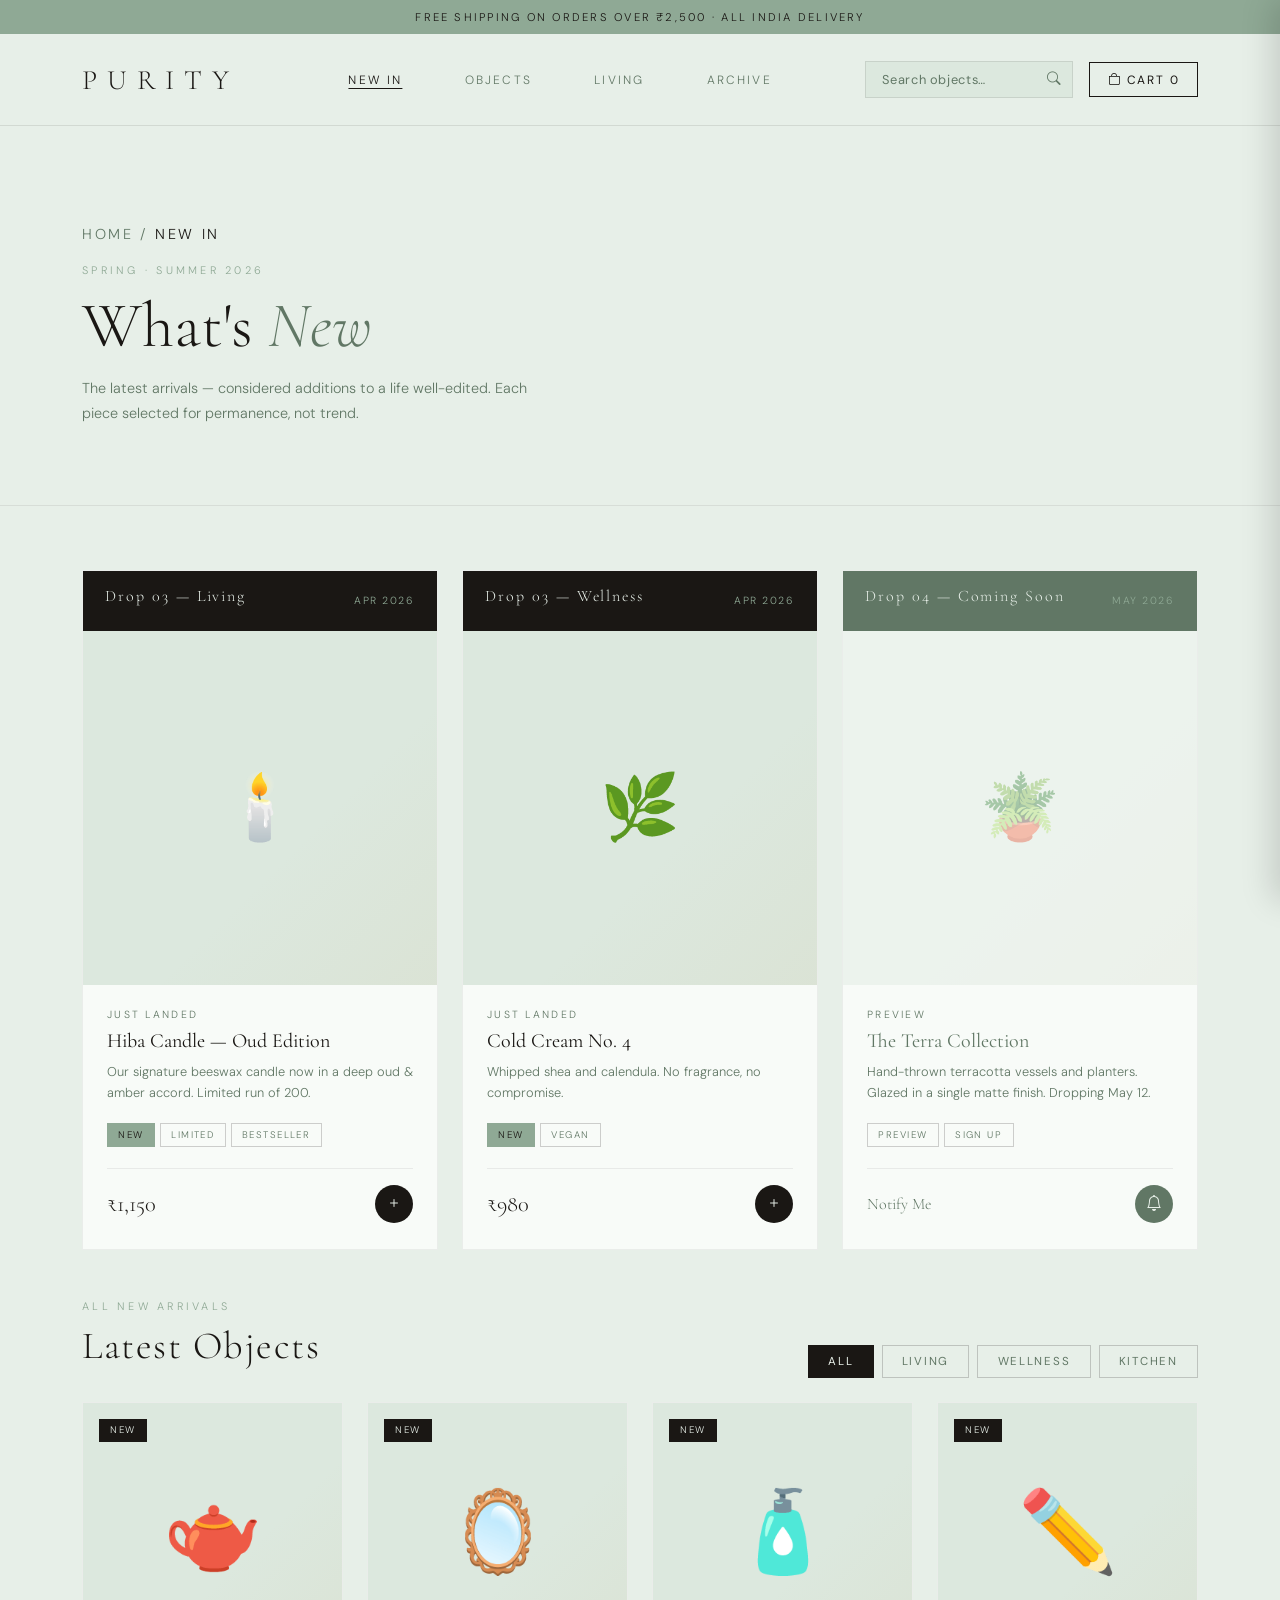
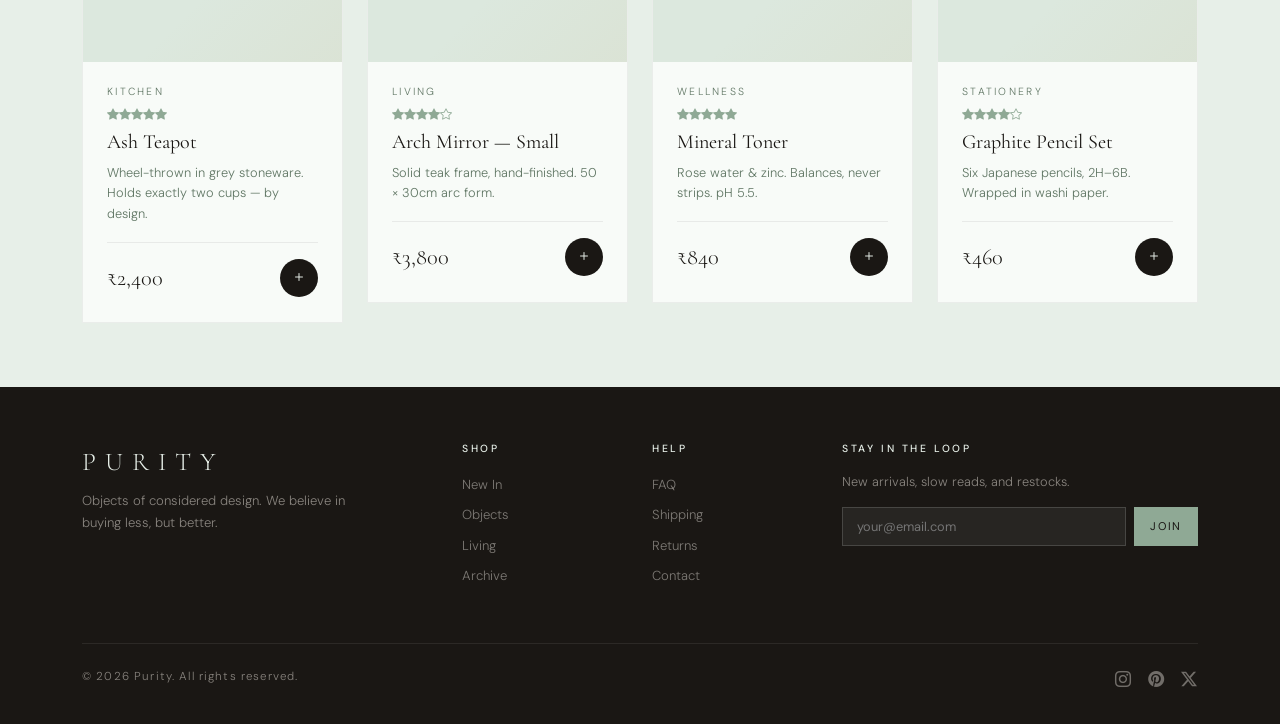
<file: new-in.html>
<!DOCTYPE html>
<html lang="en">
<head>
    <meta charset="UTF-8" />
    <meta name="viewport" content="width=device-width, initial-scale=1.0" />
    <title>New In — Purity</title>
    <meta charset="utf-8"/>
    <meta content="width=device-width, initial-scale=1.0" name="viewport"/>
    <link href="https://cdn.jsdelivr.net/npm/bootstrap@5.3.2/dist/css/bootstrap.min.css" rel="stylesheet"/>
    <link href="https://fonts.googleapis.com/css2?family=Cormorant+Garamond:ital,wght@0,300;0,400;0,600;1,300&amp;family=DM+Sans:wght@300;400;500&amp;display=swap" rel="stylesheet"/>
    <link href="https://cdn.jsdelivr.net/npm/bootstrap-icons@1.11.3/font/bootstrap-icons.min.css" rel="stylesheet"/>
    <link href="style.css" rel="stylesheet"/>
    <link rel="stylesheet" href="style.css">
    <link rel="stylesheet" href="cart.css">
    <style>
        /* Active nav underline */
        .nav-link-item.active { color: var(--ink) !important; text-decoration: underline; text-underline-offset: 4px; }
    </style>
</head>
<body>

    <!-- PROMO STRIP -->
    <div class="promo-strip">Free shipping on orders over ₹2,500 · All India Delivery</div>

    <nav class="navbar navbar-expand-lg">
<div class="container">
<a class="navbar-brand" href="index.html">Purity</a>
<button class="navbar-toggler border-0" data-bs-target="#navMain" data-bs-toggle="collapse" type="button">
<i class="bi bi-list" style="font-size:1.4rem;"></i>
</button>
<div class="collapse navbar-collapse" id="navMain">
<ul class="navbar-nav mx-auto gap-4">
<li class="nav-item"><a class="nav-link nav-link-item active" href="new-in.html" id="nav-new-in">New In</a></li>
<li class="nav-item"><a class="nav-link nav-link-item" href="objects.html" id="nav-objects">Objects</a></li>
<li class="nav-item"><a class="nav-link nav-link-item" href="living.html" id="nav-living">Living</a></li>
<li class="nav-item"><a class="nav-link nav-link-item" href="archive.html" id="nav-archive">Archive</a></li>
</ul>
<div class="d-flex align-items-center gap-3">
<div class="search-wrap d-none d-lg-block">
<input id="searchInput" oninput="filterProducts()" placeholder="Search objects…" type="text"/>
<i class="bi bi-search"></i>
</div>
<button class="cart-btn position-relative" onclick="openCart()">
<i class="bi bi-bag"></i> Cart
                        <span class="cart-count" id="cartCount">0</span>
</button>
</div>
</div>
</div>
</nav>

    <div class="page active" id="page-new-in">
<section class="page-hero">
<div class="container">
<p class="breadcrumb-custom mb-3"><a href="index.html">Home</a> / <span>New In</span></p>
<span class="eyebrow">Spring · Summer 2026</span>
<h1>What's <em>New</em></h1>
<p>The latest arrivals — considered additions to a life well-edited. Each piece selected for permanence, not trend.</p>
</div>
</section>
<section class="py-5">
<div class="container py-3">
<div class="row g-4 mb-5">
<div class="col-md-4"><div class="drop-card"><div class="drop-header"><h5>Drop 03 — Living</h5><span class="drop-date">Apr 2026</span></div><div class="product-img-wrap" style="font-size:4rem;">🕯️</div><div class="product-body"><p class="product-category">Just Landed</p><h3 class="product-name">Hiba Candle — Oud Edition</h3><p class="product-desc">Our signature beeswax candle now in a deep oud &amp; amber accord. Limited run of 200.</p><div class="mt-2 mb-3"><span class="tag tag-filled">New</span><span class="tag">Limited</span><span class="tag">Bestseller</span></div><div class="product-footer"><div class="product-price">₹1,150</div><button class="add-btn"><i class="bi bi-plus"></i></button></div></div></div></div>
<div class="col-md-4"><div class="drop-card"><div class="drop-header"><h5>Drop 03 — Wellness</h5><span class="drop-date">Apr 2026</span></div><div class="product-img-wrap" style="font-size:4rem;">🌿</div><div class="product-body"><p class="product-category">Just Landed</p><h3 class="product-name">Cold Cream No. 4</h3><p class="product-desc">Whipped shea and calendula. No fragrance, no compromise.</p><div class="mt-2 mb-3"><span class="tag tag-filled">New</span><span class="tag">Vegan</span></div><div class="product-footer"><div class="product-price">₹980</div><button class="add-btn"><i class="bi bi-plus"></i></button></div></div></div></div>
<div class="col-md-4"><div class="drop-card"><div class="drop-header" style="background:var(--warm-mid);"><h5>Drop 04 — Coming Soon</h5><span class="drop-date">May 2026</span></div><div class="product-img-wrap" style="font-size:4rem;opacity:0.4;">🪴</div><div class="product-body"><p class="product-category">Preview</p><h3 class="product-name" style="color:var(--warm-mid);">The Terra Collection</h3><p class="product-desc">Hand-thrown terracotta vessels and planters. Glazed in a single matte finish. Dropping May 12.</p><div class="mt-2 mb-3"><span class="tag">Preview</span><span class="tag">Sign Up</span></div><div class="product-footer"><div class="product-price" style="font-size:1rem;color:var(--warm-mid);">Notify Me</div><button class="add-btn" style="background:var(--warm-mid);"><i class="bi bi-bell"></i></button></div></div></div></div>
</div>
<div class="d-flex justify-content-between align-items-end mb-4" data-filter-type="category">
<div><span class="section-eyebrow">All New Arrivals</span><h2 class="section-title">Latest Objects</h2></div>
<div class="d-flex gap-2 flex-wrap" data-filter-type="category">
<button class="filter-pill active" onclick="filterPill(this)">All</button>
<button class="filter-pill" onclick="filterPill(this)">Living</button>
<button class="filter-pill" onclick="filterPill(this)">Wellness</button>
<button class="filter-pill" onclick="filterPill(this)">Kitchen</button>
</div>
</div>
<div class="row g-4">
<div class="col-lg-3 col-md-4 col-sm-6"><div class="product-card"><div class="product-img-wrap"><span class="product-badge">New</span>🫖</div><div class="product-body"><p class="product-category">Kitchen</p><div class="stars"><i class="bi bi-star-fill"></i><i class="bi bi-star-fill"></i><i class="bi bi-star-fill"></i><i class="bi bi-star-fill"></i><i class="bi bi-star-fill"></i></div><h3 class="product-name">Ash Teapot</h3><p class="product-desc">Wheel-thrown in grey stoneware. Holds exactly two cups — by design.</p><div class="product-footer"><div class="product-price">₹2,400</div><button class="add-btn"><i class="bi bi-plus"></i></button></div></div></div></div>
<div class="col-lg-3 col-md-4 col-sm-6"><div class="product-card"><div class="product-img-wrap"><span class="product-badge">New</span>🪞</div><div class="product-body"><p class="product-category">Living</p><div class="stars"><i class="bi bi-star-fill"></i><i class="bi bi-star-fill"></i><i class="bi bi-star-fill"></i><i class="bi bi-star-fill"></i><i class="bi bi-star"></i></div><h3 class="product-name">Arch Mirror — Small</h3><p class="product-desc">Solid teak frame, hand-finished. 50 × 30cm arc form.</p><div class="product-footer"><div class="product-price">₹3,800</div><button class="add-btn"><i class="bi bi-plus"></i></button></div></div></div></div>
<div class="col-lg-3 col-md-4 col-sm-6"><div class="product-card"><div class="product-img-wrap"><span class="product-badge">New</span>🧴</div><div class="product-body"><p class="product-category">Wellness</p><div class="stars"><i class="bi bi-star-fill"></i><i class="bi bi-star-fill"></i><i class="bi bi-star-fill"></i><i class="bi bi-star-fill"></i><i class="bi bi-star-fill"></i></div><h3 class="product-name">Mineral Toner</h3><p class="product-desc">Rose water &amp; zinc. Balances, never strips. pH 5.5.</p><div class="product-footer"><div class="product-price">₹840</div><button class="add-btn"><i class="bi bi-plus"></i></button></div></div></div></div>
<div class="col-lg-3 col-md-4 col-sm-6"><div class="product-card"><div class="product-img-wrap"><span class="product-badge">New</span>✏️</div><div class="product-body"><p class="product-category">Stationery</p><div class="stars"><i class="bi bi-star-fill"></i><i class="bi bi-star-fill"></i><i class="bi bi-star-fill"></i><i class="bi bi-star-fill"></i><i class="bi bi-star"></i></div><h3 class="product-name">Graphite Pencil Set</h3><p class="product-desc">Six Japanese pencils, 2H–6B. Wrapped in washi paper.</p><div class="product-footer"><div class="product-price">₹460</div><button class="add-btn"><i class="bi bi-plus"></i></button></div></div></div></div>
</div>
</div>
</section>
</div>

    <footer>
<div class="container">
<div class="row g-4">
<div class="col-md-4">
<span class="brand">Purity</span>
<p style="font-size:0.82rem;line-height:1.7;max-width:280px;">Objects of considered design. We believe in buying less, but better.</p>
</div>
<div class="col-md-2 col-6">
<h6>Shop</h6>
<ul>
<li><a href="new-in.html">New In</a></li>
<li><a href="objects.html">Objects</a></li>
<li><a href="living.html">Living</a></li>
<li><a href="archive.html">Archive</a></li>
</ul>
</div>
<div class="col-md-2 col-6">
<h6>Help</h6>
<ul>
<li><a href="faq.html">FAQ</a></li>
<li><a href="shipping.html">Shipping</a></li>
<li><a href="returns.html">Returns</a></li>
<li><a href="contact.html">Contact</a></li>
</ul>
</div>
<div class="col-md-4">
<h6>Stay in the loop</h6>
<p style="font-size:0.8rem;margin-bottom:1rem;">New arrivals, slow reads, and restocks.</p>
<div class="d-flex gap-2">
<input class="newsletter-input" id="newsletterEmail" placeholder="your@email.com" style="flex:1;background:rgba(255,255,255,0.06);border:1px solid rgba(255,255,255,0.15);color:#F5F0E8;padding:0.55rem 0.9rem;font-size:0.8rem;font-family:'DM Sans',sans-serif;outline:none;" type="email"/>
<button class="newsletter-submit" style="background:var(--accent);color:var(--ink);border:none;padding:0.55rem 1rem;font-size:0.7rem;letter-spacing:0.15em;text-transform:uppercase;cursor:pointer;font-family:'DM Sans',sans-serif;">Join</button>
</div>
</div>
</div>
<div class="footer-bottom d-flex justify-content-between flex-wrap gap-2">
<span>© 2026 Purity. All rights reserved.</span>
<div class="d-flex gap-3">
<a href="#" style="color:rgba(245,240,232,0.4);font-size:1rem;"><i class="bi bi-instagram"></i></a>
<a href="#" style="color:rgba(245,240,232,0.4);font-size:1rem;"><i class="bi bi-pinterest"></i></a>
<a href="#" style="color:rgba(245,240,232,0.4);font-size:1rem;"><i class="bi bi-twitter-x"></i></a>
</div>
</div>
</div>
</footer>

    <script src="https://cdn.jsdelivr.net/npm/bootstrap@5.3.2/dist/js/bootstrap.bundle.min.js"></script>
    <script src="cart.js"></script>
</body>
</html>
</file>
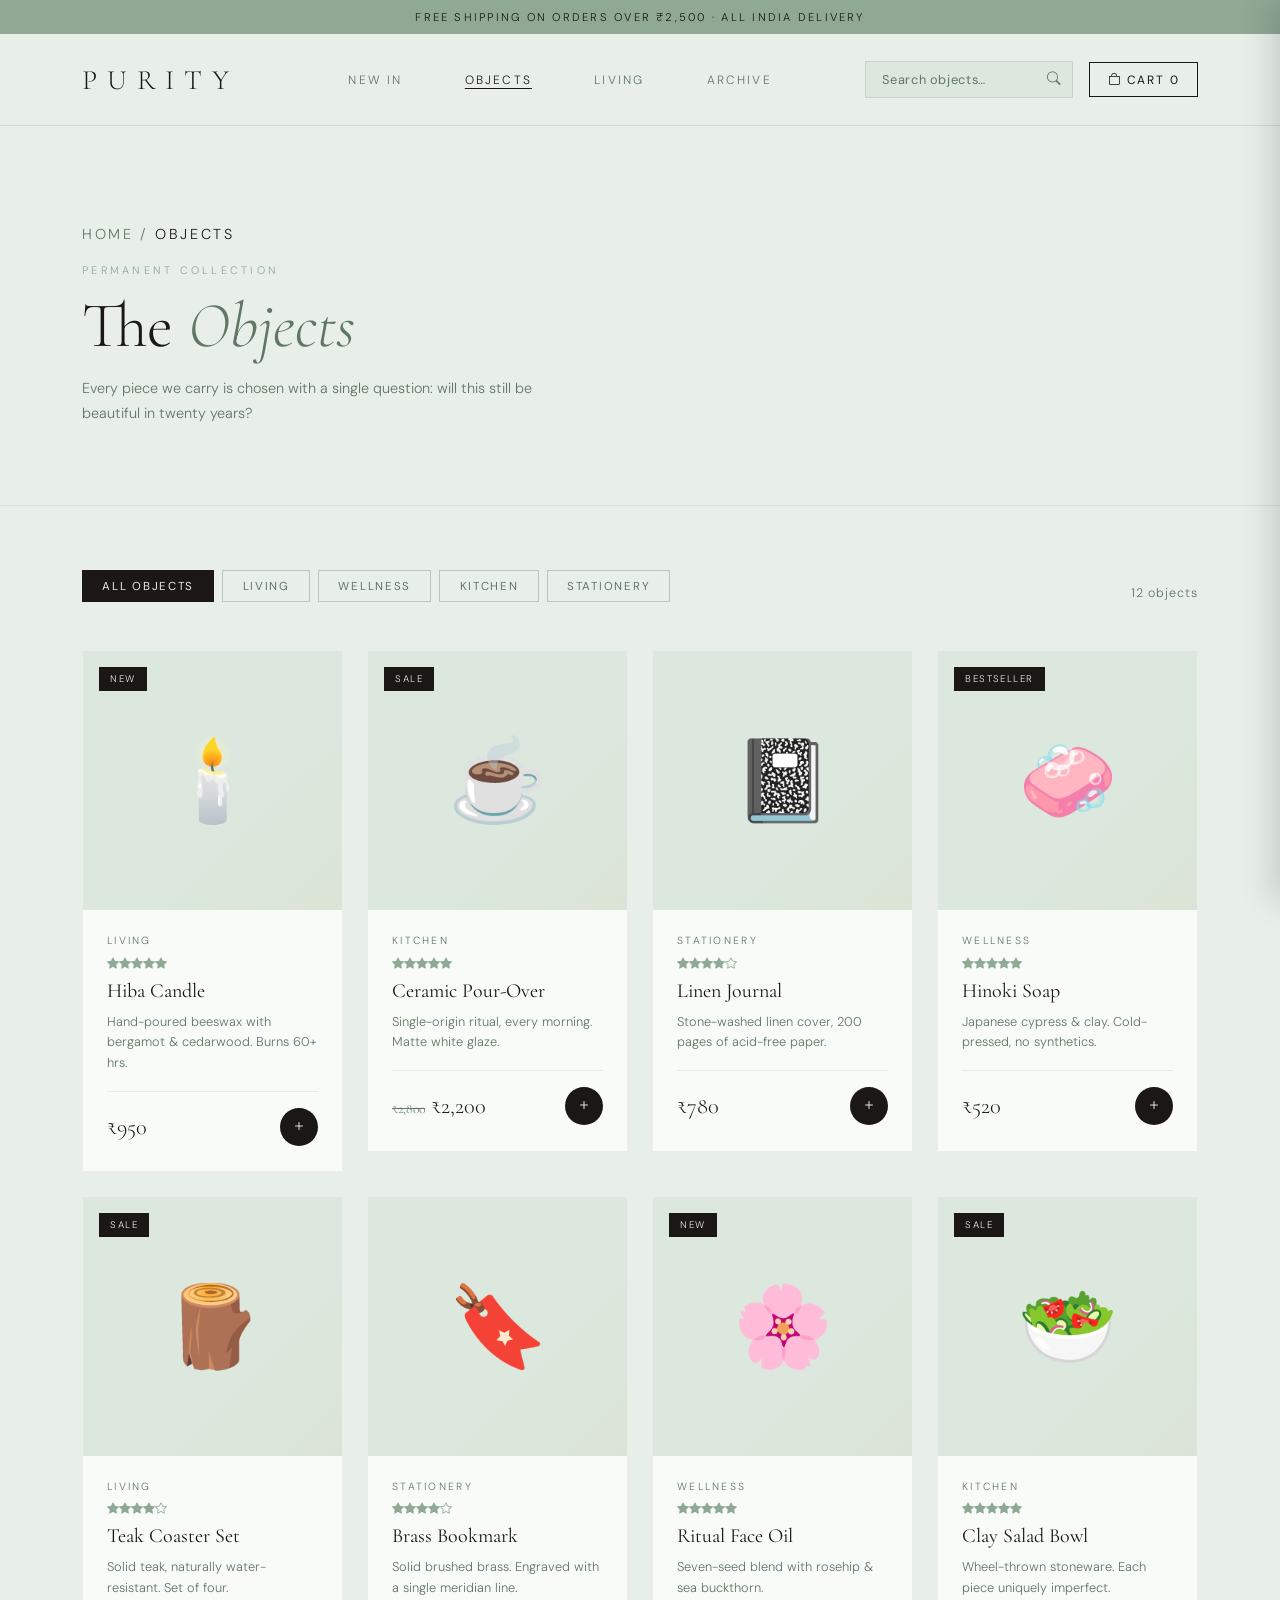
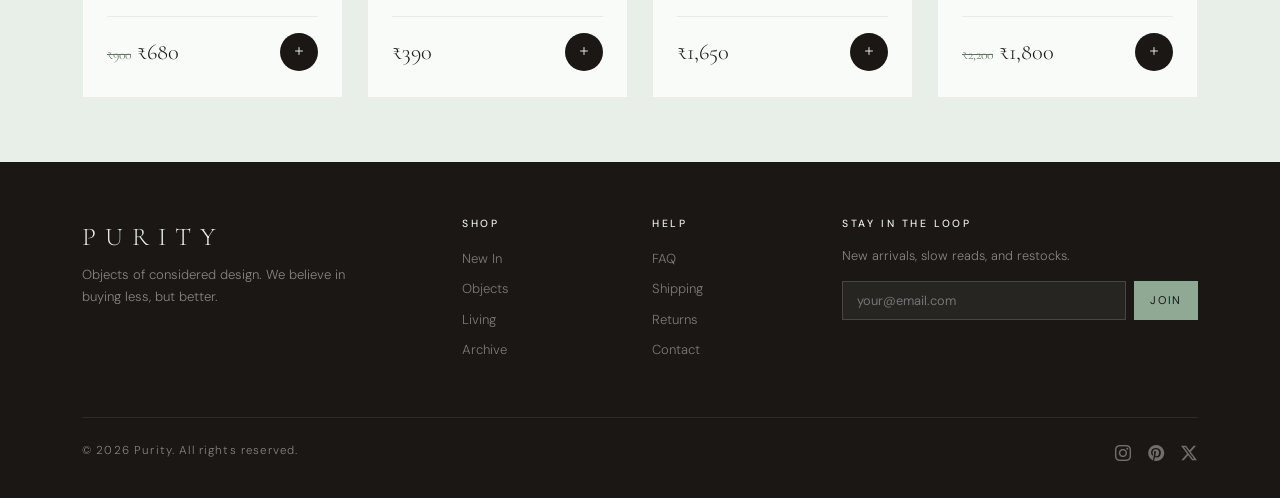
<file: objects.html>
<!DOCTYPE html>
<html lang="en">
<head>
    <meta charset="UTF-8" />
    <meta name="viewport" content="width=device-width, initial-scale=1.0" />
    <title>Objects — Purity</title>
    <meta charset="utf-8"/>
    <meta content="width=device-width, initial-scale=1.0" name="viewport"/>
    <link href="https://cdn.jsdelivr.net/npm/bootstrap@5.3.2/dist/css/bootstrap.min.css" rel="stylesheet"/>
    <link href="https://fonts.googleapis.com/css2?family=Cormorant+Garamond:ital,wght@0,300;0,400;0,600;1,300&amp;family=DM+Sans:wght@300;400;500&amp;display=swap" rel="stylesheet"/>
    <link href="https://cdn.jsdelivr.net/npm/bootstrap-icons@1.11.3/font/bootstrap-icons.min.css" rel="stylesheet"/>
    <link href="style.css" rel="stylesheet"/>
    <link rel="stylesheet" href="style.css">
    <link rel="stylesheet" href="cart.css">
    <style>
        /* Active nav underline */
        .nav-link-item.active { color: var(--ink) !important; text-decoration: underline; text-underline-offset: 4px; }
    </style>
</head>
<body>

    <!-- PROMO STRIP -->
    <div class="promo-strip">Free shipping on orders over ₹2,500 · All India Delivery</div>

    <nav class="navbar navbar-expand-lg">
<div class="container">
<a class="navbar-brand" href="index.html">Purity</a>
<button class="navbar-toggler border-0" data-bs-target="#navMain" data-bs-toggle="collapse" type="button">
<i class="bi bi-list" style="font-size:1.4rem;"></i>
</button>
<div class="collapse navbar-collapse" id="navMain">
<ul class="navbar-nav mx-auto gap-4">
<li class="nav-item"><a class="nav-link nav-link-item" href="new-in.html" id="nav-new-in">New In</a></li>
<li class="nav-item"><a class="nav-link nav-link-item active" href="objects.html" id="nav-objects">Objects</a></li>
<li class="nav-item"><a class="nav-link nav-link-item" href="living.html" id="nav-living">Living</a></li>
<li class="nav-item"><a class="nav-link nav-link-item" href="archive.html" id="nav-archive">Archive</a></li>
</ul>
<div class="d-flex align-items-center gap-3">
<div class="search-wrap d-none d-lg-block">
<input id="searchInput" oninput="filterProducts()" placeholder="Search objects…" type="text"/>
<i class="bi bi-search"></i>
</div>
<button class="cart-btn position-relative" onclick="openCart()">
<i class="bi bi-bag"></i> Cart
                        <span class="cart-count" id="cartCount">0</span>
</button>
</div>
</div>
</div>
</nav>

    <div class="page active" id="page-objects">
<section class="page-hero">
<div class="container">
<p class="breadcrumb-custom mb-3"><a href="index.html">Home</a> / <span>Objects</span></p>
<span class="eyebrow">Permanent Collection</span>
<h1>The <em>Objects</em></h1>
<p>Every piece we carry is chosen with a single question: will this still be beautiful in twenty years?</p>
</div>
</section>
<section class="py-5">
<div class="container py-3">
<div class="d-flex flex-column flex-md-row justify-content-between align-items-start align-items-md-end mb-5 gap-3" data-filter-type="category">
<div class="d-flex flex-wrap gap-2" data-filter-type="category">
<button class="filter-pill active" onclick="filterPill(this)">All Objects</button>
<button class="filter-pill" onclick="filterPill(this)">Living</button>
<button class="filter-pill" onclick="filterPill(this)">Wellness</button>
<button class="filter-pill" onclick="filterPill(this)">Kitchen</button>
<button class="filter-pill" onclick="filterPill(this)">Stationery</button>
</div>
<div style="font-size:0.78rem;color:var(--warm-mid);letter-spacing:0.08em;">12 objects</div>
</div>
<div class="row g-4">
<div class="col-lg-3 col-md-4 col-sm-6"><div class="product-card"><div class="product-img-wrap"><span class="product-badge">New</span>🕯️</div><div class="product-body"><p class="product-category">Living</p><div class="stars"><i class="bi bi-star-fill"></i><i class="bi bi-star-fill"></i><i class="bi bi-star-fill"></i><i class="bi bi-star-fill"></i><i class="bi bi-star-fill"></i></div><h3 class="product-name">Hiba Candle</h3><p class="product-desc">Hand-poured beeswax with bergamot &amp; cedarwood. Burns 60+ hrs.</p><div class="product-footer"><div class="product-price">₹950</div><button class="add-btn"><i class="bi bi-plus"></i></button></div></div></div></div>
<div class="col-lg-3 col-md-4 col-sm-6"><div class="product-card"><div class="product-img-wrap"><span class="product-badge">Sale</span>☕</div><div class="product-body"><p class="product-category">Kitchen</p><div class="stars"><i class="bi bi-star-fill"></i><i class="bi bi-star-fill"></i><i class="bi bi-star-fill"></i><i class="bi bi-star-fill"></i><i class="bi bi-star-fill"></i></div><h3 class="product-name">Ceramic Pour-Over</h3><p class="product-desc">Single-origin ritual, every morning. Matte white glaze.</p><div class="product-footer"><div class="product-price"><span class="old-price">₹2,800</span>₹2,200</div><button class="add-btn"><i class="bi bi-plus"></i></button></div></div></div></div>
<div class="col-lg-3 col-md-4 col-sm-6"><div class="product-card"><div class="product-img-wrap">📓</div><div class="product-body"><p class="product-category">Stationery</p><div class="stars"><i class="bi bi-star-fill"></i><i class="bi bi-star-fill"></i><i class="bi bi-star-fill"></i><i class="bi bi-star-fill"></i><i class="bi bi-star"></i></div><h3 class="product-name">Linen Journal</h3><p class="product-desc">Stone-washed linen cover, 200 pages of acid-free paper.</p><div class="product-footer"><div class="product-price">₹780</div><button class="add-btn"><i class="bi bi-plus"></i></button></div></div></div></div>
<div class="col-lg-3 col-md-4 col-sm-6"><div class="product-card"><div class="product-img-wrap"><span class="product-badge">Bestseller</span>🧼</div><div class="product-body"><p class="product-category">Wellness</p><div class="stars"><i class="bi bi-star-fill"></i><i class="bi bi-star-fill"></i><i class="bi bi-star-fill"></i><i class="bi bi-star-fill"></i><i class="bi bi-star-fill"></i></div><h3 class="product-name">Hinoki Soap</h3><p class="product-desc">Japanese cypress &amp; clay. Cold-pressed, no synthetics.</p><div class="product-footer"><div class="product-price">₹520</div><button class="add-btn"><i class="bi bi-plus"></i></button></div></div></div></div>
<div class="col-lg-3 col-md-4 col-sm-6"><div class="product-card"><div class="product-img-wrap"><span class="product-badge">Sale</span>🪵</div><div class="product-body"><p class="product-category">Living</p><div class="stars"><i class="bi bi-star-fill"></i><i class="bi bi-star-fill"></i><i class="bi bi-star-fill"></i><i class="bi bi-star-fill"></i><i class="bi bi-star"></i></div><h3 class="product-name">Teak Coaster Set</h3><p class="product-desc">Solid teak, naturally water-resistant. Set of four.</p><div class="product-footer"><div class="product-price"><span class="old-price">₹900</span>₹680</div><button class="add-btn"><i class="bi bi-plus"></i></button></div></div></div></div>
<div class="col-lg-3 col-md-4 col-sm-6"><div class="product-card"><div class="product-img-wrap">🔖</div><div class="product-body"><p class="product-category">Stationery</p><div class="stars"><i class="bi bi-star-fill"></i><i class="bi bi-star-fill"></i><i class="bi bi-star-fill"></i><i class="bi bi-star-fill"></i><i class="bi bi-star"></i></div><h3 class="product-name">Brass Bookmark</h3><p class="product-desc">Solid brushed brass. Engraved with a single meridian line.</p><div class="product-footer"><div class="product-price">₹390</div><button class="add-btn"><i class="bi bi-plus"></i></button></div></div></div></div>
<div class="col-lg-3 col-md-4 col-sm-6"><div class="product-card"><div class="product-img-wrap"><span class="product-badge">New</span>🌸</div><div class="product-body"><p class="product-category">Wellness</p><div class="stars"><i class="bi bi-star-fill"></i><i class="bi bi-star-fill"></i><i class="bi bi-star-fill"></i><i class="bi bi-star-fill"></i><i class="bi bi-star-fill"></i></div><h3 class="product-name">Ritual Face Oil</h3><p class="product-desc">Seven-seed blend with rosehip &amp; sea buckthorn.</p><div class="product-footer"><div class="product-price">₹1,650</div><button class="add-btn"><i class="bi bi-plus"></i></button></div></div></div></div>
<div class="col-lg-3 col-md-4 col-sm-6"><div class="product-card"><div class="product-img-wrap"><span class="product-badge">Sale</span>🥗</div><div class="product-body"><p class="product-category">Kitchen</p><div class="stars"><i class="bi bi-star-fill"></i><i class="bi bi-star-fill"></i><i class="bi bi-star-fill"></i><i class="bi bi-star-fill"></i><i class="bi bi-star-fill"></i></div><h3 class="product-name">Clay Salad Bowl</h3><p class="product-desc">Wheel-thrown stoneware. Each piece uniquely imperfect.</p><div class="product-footer"><div class="product-price"><span class="old-price">₹2,200</span>₹1,800</div><button class="add-btn"><i class="bi bi-plus"></i></button></div></div></div></div>
</div>
</div>
</section>
</div>

    <footer>
<div class="container">
<div class="row g-4">
<div class="col-md-4">
<span class="brand">Purity</span>
<p style="font-size:0.82rem;line-height:1.7;max-width:280px;">Objects of considered design. We believe in buying less, but better.</p>
</div>
<div class="col-md-2 col-6">
<h6>Shop</h6>
<ul>
<li><a href="new-in.html">New In</a></li>
<li><a href="objects.html">Objects</a></li>
<li><a href="living.html">Living</a></li>
<li><a href="archive.html">Archive</a></li>
</ul>
</div>
<div class="col-md-2 col-6">
<h6>Help</h6>
<ul>
<li><a href="faq.html">FAQ</a></li>
<li><a href="shipping.html">Shipping</a></li>
<li><a href="returns.html">Returns</a></li>
<li><a href="contact.html">Contact</a></li>
</ul>
</div>
<div class="col-md-4">
<h6>Stay in the loop</h6>
<p style="font-size:0.8rem;margin-bottom:1rem;">New arrivals, slow reads, and restocks.</p>
<div class="d-flex gap-2">
<input class="newsletter-input" id="newsletterEmail" placeholder="your@email.com" style="flex:1;background:rgba(255,255,255,0.06);border:1px solid rgba(255,255,255,0.15);color:#F5F0E8;padding:0.55rem 0.9rem;font-size:0.8rem;font-family:'DM Sans',sans-serif;outline:none;" type="email"/>
<button class="newsletter-submit" style="background:var(--accent);color:var(--ink);border:none;padding:0.55rem 1rem;font-size:0.7rem;letter-spacing:0.15em;text-transform:uppercase;cursor:pointer;font-family:'DM Sans',sans-serif;">Join</button>
</div>
</div>
</div>
<div class="footer-bottom d-flex justify-content-between flex-wrap gap-2">
<span>© 2026 Purity. All rights reserved.</span>
<div class="d-flex gap-3">
<a href="#" style="color:rgba(245,240,232,0.4);font-size:1rem;"><i class="bi bi-instagram"></i></a>
<a href="#" style="color:rgba(245,240,232,0.4);font-size:1rem;"><i class="bi bi-pinterest"></i></a>
<a href="#" style="color:rgba(245,240,232,0.4);font-size:1rem;"><i class="bi bi-twitter-x"></i></a>
</div>
</div>
</div>
</footer>

    <script src="https://cdn.jsdelivr.net/npm/bootstrap@5.3.2/dist/js/bootstrap.bundle.min.js"></script>
    <script src="cart.js"></script>
</body>
</html>
</file>
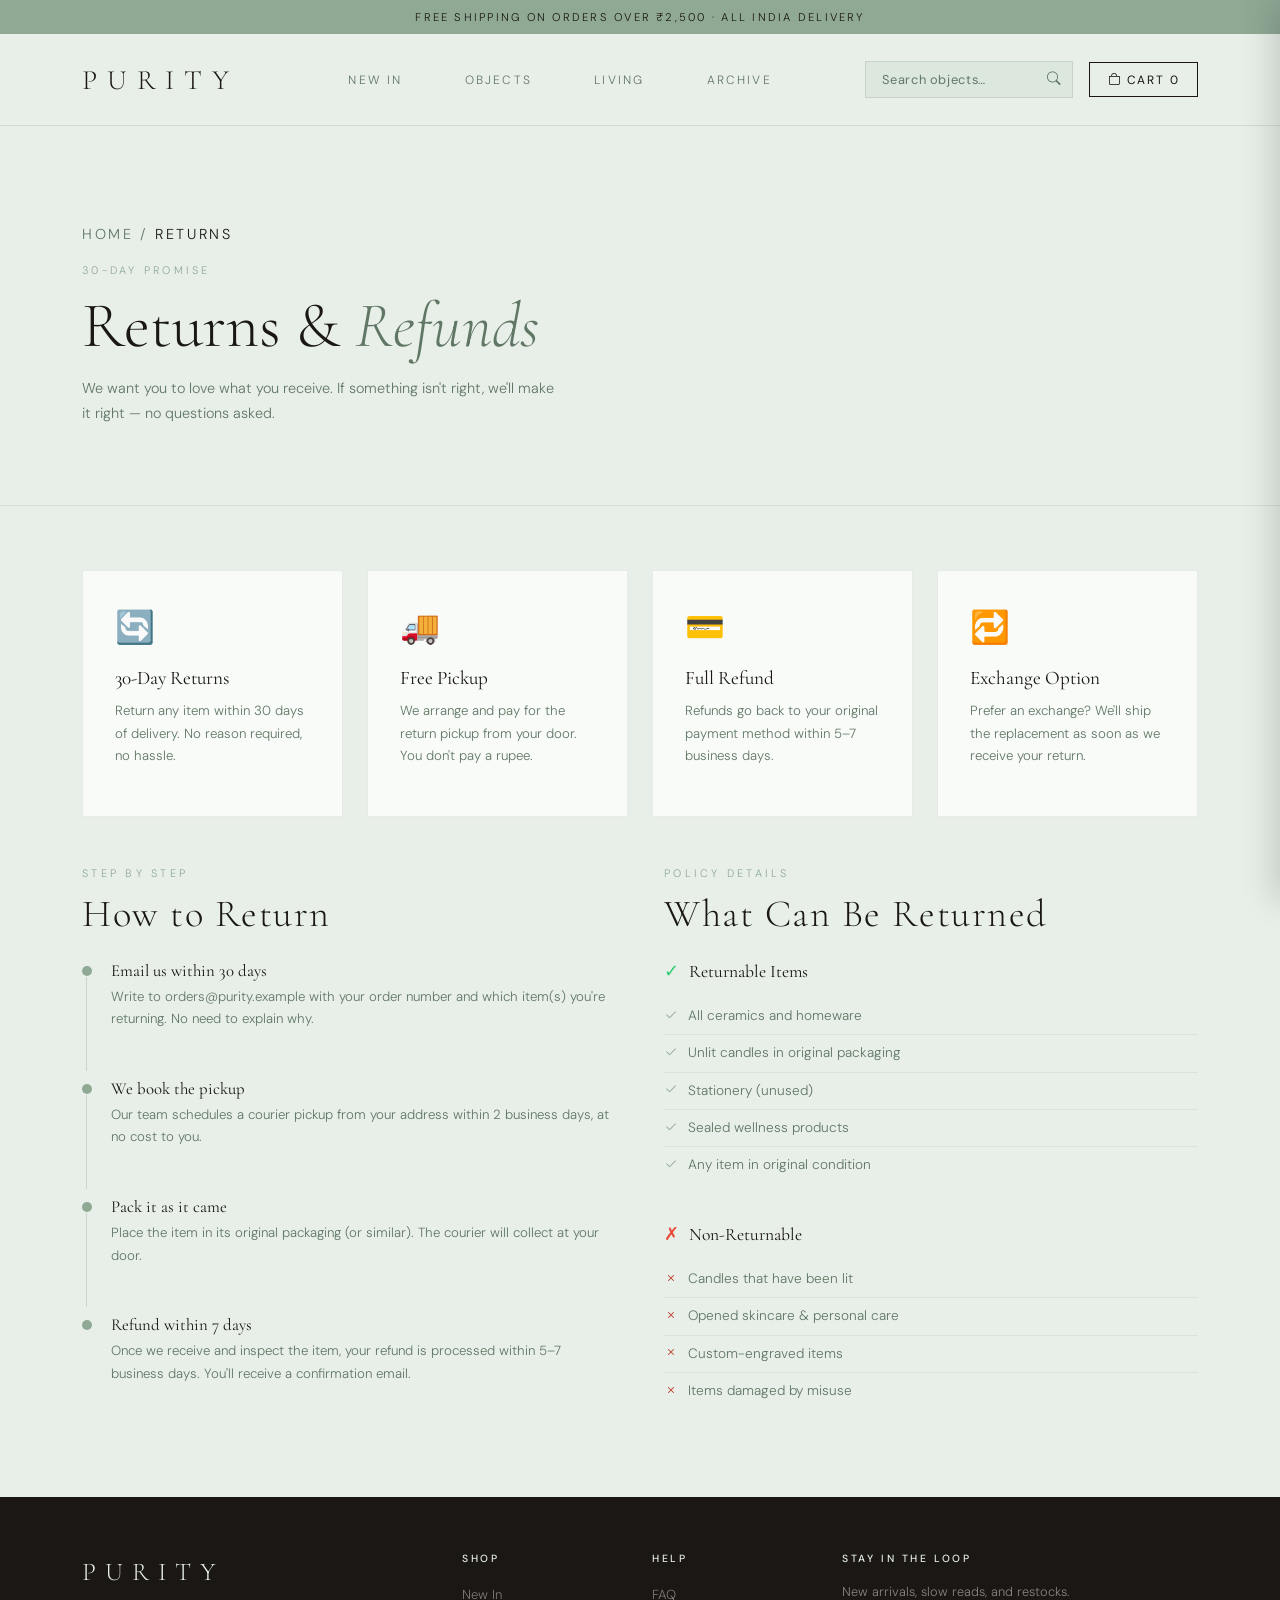
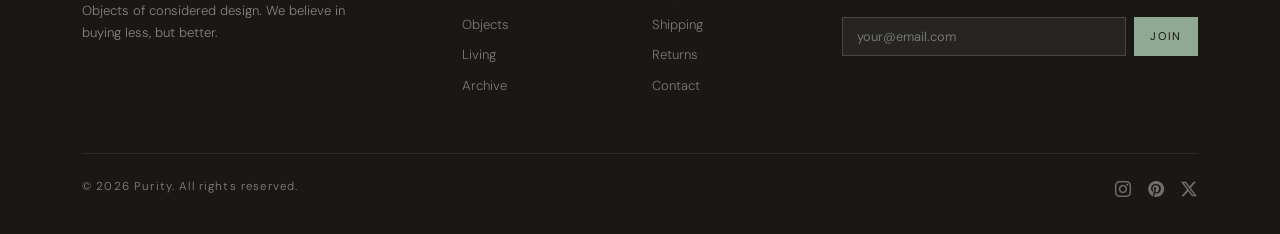
<file: returns.html>
<!DOCTYPE html>
<html lang="en">
<head>
    <meta charset="UTF-8" />
    <meta name="viewport" content="width=device-width, initial-scale=1.0" />
    <title>Returns & Refunds — Purity</title>
    <meta charset="utf-8"/>
    <meta content="width=device-width, initial-scale=1.0" name="viewport"/>
    <link href="https://cdn.jsdelivr.net/npm/bootstrap@5.3.2/dist/css/bootstrap.min.css" rel="stylesheet"/>
    <link href="https://fonts.googleapis.com/css2?family=Cormorant+Garamond:ital,wght@0,300;0,400;0,600;1,300&amp;family=DM+Sans:wght@300;400;500&amp;display=swap" rel="stylesheet"/>
    <link href="https://cdn.jsdelivr.net/npm/bootstrap-icons@1.11.3/font/bootstrap-icons.min.css" rel="stylesheet"/>
    <link href="style.css" rel="stylesheet"/>
    <link rel="stylesheet" href="style.css">
    <link rel="stylesheet" href="cart.css">
    <style>
        /* Active nav underline */
        .nav-link-item.active { color: var(--ink) !important; text-decoration: underline; text-underline-offset: 4px; }
    </style>
</head>
<body>

    <!-- PROMO STRIP -->
    <div class="promo-strip">Free shipping on orders over ₹2,500 · All India Delivery</div>

    <nav class="navbar navbar-expand-lg">
<div class="container">
<a class="navbar-brand" href="index.html">Purity</a>
<button class="navbar-toggler border-0" data-bs-target="#navMain" data-bs-toggle="collapse" type="button">
<i class="bi bi-list" style="font-size:1.4rem;"></i>
</button>
<div class="collapse navbar-collapse" id="navMain">
<ul class="navbar-nav mx-auto gap-4">
<li class="nav-item"><a class="nav-link nav-link-item" href="new-in.html" id="nav-new-in">New In</a></li>
<li class="nav-item"><a class="nav-link nav-link-item" href="objects.html" id="nav-objects">Objects</a></li>
<li class="nav-item"><a class="nav-link nav-link-item" href="living.html" id="nav-living">Living</a></li>
<li class="nav-item"><a class="nav-link nav-link-item" href="archive.html" id="nav-archive">Archive</a></li>
</ul>
<div class="d-flex align-items-center gap-3">
<div class="search-wrap d-none d-lg-block">
<input id="searchInput" oninput="filterProducts()" placeholder="Search objects…" type="text"/>
<i class="bi bi-search"></i>
</div>
<button class="cart-btn position-relative" onclick="openCart()">
<i class="bi bi-bag"></i> Cart
                        <span class="cart-count" id="cartCount">0</span>
</button>
</div>
</div>
</div>
</nav>

    <div class="page active" id="page-returns">
<section class="page-hero">
<div class="container">
<p class="breadcrumb-custom mb-3"><a href="index.html">Home</a> / <span>Returns</span></p>
<span class="eyebrow">30-Day Promise</span>
<h1>Returns &amp; <em>Refunds</em></h1>
<p>We want you to love what you receive. If something isn't right, we'll make it right — no questions asked.</p>
</div>
</section>
<section class="py-5">
<div class="container py-3">
<div class="row g-4 mb-5">
<div class="col-md-3 col-sm-6"><div class="returns-card"><div class="icon">🔄</div><h4>30-Day Returns</h4><p>Return any item within 30 days of delivery. No reason required, no hassle.</p></div></div>
<div class="col-md-3 col-sm-6"><div class="returns-card"><div class="icon">🚚</div><h4>Free Pickup</h4><p>We arrange and pay for the return pickup from your door. You don't pay a rupee.</p></div></div>
<div class="col-md-3 col-sm-6"><div class="returns-card"><div class="icon">💳</div><h4>Full Refund</h4><p>Refunds go back to your original payment method within 5–7 business days.</p></div></div>
<div class="col-md-3 col-sm-6"><div class="returns-card"><div class="icon">🔁</div><h4>Exchange Option</h4><p>Prefer an exchange? We'll ship the replacement as soon as we receive your return.</p></div></div>
</div>
<div class="row g-5">
<div class="col-md-6"><span class="section-eyebrow">Step by Step</span><h2 class="section-title mb-4">How to Return</h2><div class="timeline-item"><div class="timeline-dot"></div><div><h6 style="font-family:'Cormorant Garamond',serif;font-size:1.05rem;font-weight:400;margin-bottom:0.3rem;color:var(--ink);">Email us within 30 days</h6><p style="font-size:0.83rem;color:var(--warm-mid);line-height:1.7;">Write to orders@purity.example with your order number and which item(s) you're returning. No need to explain why.</p></div></div><div class="timeline-item"><div class="timeline-dot"></div><div><h6 style="font-family:'Cormorant Garamond',serif;font-size:1.05rem;font-weight:400;margin-bottom:0.3rem;color:var(--ink);">We book the pickup</h6><p style="font-size:0.83rem;color:var(--warm-mid);line-height:1.7;">Our team schedules a courier pickup from your address within 2 business days, at no cost to you.</p></div></div><div class="timeline-item"><div class="timeline-dot"></div><div><h6 style="font-family:'Cormorant Garamond',serif;font-size:1.05rem;font-weight:400;margin-bottom:0.3rem;color:var(--ink);">Pack it as it came</h6><p style="font-size:0.83rem;color:var(--warm-mid);line-height:1.7;">Place the item in its original packaging (or similar). The courier will collect at your door.</p></div></div><div class="timeline-item"><div class="timeline-dot"></div><div><h6 style="font-family:'Cormorant Garamond',serif;font-size:1.05rem;font-weight:400;margin-bottom:0.3rem;color:var(--ink);">Refund within 7 days</h6><p style="font-size:0.83rem;color:var(--warm-mid);line-height:1.7;">Once we receive and inspect the item, your refund is processed within 5–7 business days. You'll receive a confirmation email.</p></div></div></div>
<div class="col-md-6"><span class="section-eyebrow">Policy Details</span><h2 class="section-title mb-4">What Can Be Returned</h2><div style="margin-bottom:2.5rem;"><h5 style="font-family:'Cormorant Garamond',serif;font-size:1.1rem;font-weight:400;color:var(--ink);margin-bottom:1rem;display:flex;align-items:center;gap:0.6rem;"><span style="color:#2ecc71;">✓</span> Returnable Items</h5><ul style="list-style:none;padding:0;"><li style="font-size:0.85rem;color:var(--warm-mid);padding:0.5rem 0;border-bottom:1px solid rgba(26,23,20,0.06);display:flex;align-items:center;gap:0.6rem;"><i class="bi bi-check2" style="color:var(--accent);"></i> All ceramics and homeware</li><li style="font-size:0.85rem;color:var(--warm-mid);padding:0.5rem 0;border-bottom:1px solid rgba(26,23,20,0.06);display:flex;align-items:center;gap:0.6rem;"><i class="bi bi-check2" style="color:var(--accent);"></i> Unlit candles in original packaging</li><li style="font-size:0.85rem;color:var(--warm-mid);padding:0.5rem 0;border-bottom:1px solid rgba(26,23,20,0.06);display:flex;align-items:center;gap:0.6rem;"><i class="bi bi-check2" style="color:var(--accent);"></i> Stationery (unused)</li><li style="font-size:0.85rem;color:var(--warm-mid);padding:0.5rem 0;border-bottom:1px solid rgba(26,23,20,0.06);display:flex;align-items:center;gap:0.6rem;"><i class="bi bi-check2" style="color:var(--accent);"></i> Sealed wellness products</li><li style="font-size:0.85rem;color:var(--warm-mid);padding:0.5rem 0;display:flex;align-items:center;gap:0.6rem;"><i class="bi bi-check2" style="color:var(--accent);"></i> Any item in original condition</li></ul></div><div><h5 style="font-family:'Cormorant Garamond',serif;font-size:1.1rem;font-weight:400;color:var(--ink);margin-bottom:1rem;display:flex;align-items:center;gap:0.6rem;"><span style="color:#e74c3c;">✗</span> Non-Returnable</h5><ul style="list-style:none;padding:0;"><li style="font-size:0.85rem;color:var(--warm-mid);padding:0.5rem 0;border-bottom:1px solid rgba(26,23,20,0.06);display:flex;align-items:center;gap:0.6rem;"><i class="bi bi-x" style="color:#c0392b;"></i> Candles that have been lit</li><li style="font-size:0.85rem;color:var(--warm-mid);padding:0.5rem 0;border-bottom:1px solid rgba(26,23,20,0.06);display:flex;align-items:center;gap:0.6rem;"><i class="bi bi-x" style="color:#c0392b;"></i> Opened skincare &amp; personal care</li><li style="font-size:0.85rem;color:var(--warm-mid);padding:0.5rem 0;border-bottom:1px solid rgba(26,23,20,0.06);display:flex;align-items:center;gap:0.6rem;"><i class="bi bi-x" style="color:#c0392b;"></i> Custom-engraved items</li><li style="font-size:0.85rem;color:var(--warm-mid);padding:0.5rem 0;display:flex;align-items:center;gap:0.6rem;"><i class="bi bi-x" style="color:#c0392b;"></i> Items damaged by misuse</li></ul></div></div>
</div>
</div>
</section>
</div>

    <footer>
<div class="container">
<div class="row g-4">
<div class="col-md-4">
<span class="brand">Purity</span>
<p style="font-size:0.82rem;line-height:1.7;max-width:280px;">Objects of considered design. We believe in buying less, but better.</p>
</div>
<div class="col-md-2 col-6">
<h6>Shop</h6>
<ul>
<li><a href="new-in.html">New In</a></li>
<li><a href="objects.html">Objects</a></li>
<li><a href="living.html">Living</a></li>
<li><a href="archive.html">Archive</a></li>
</ul>
</div>
<div class="col-md-2 col-6">
<h6>Help</h6>
<ul>
<li><a href="faq.html">FAQ</a></li>
<li><a href="shipping.html">Shipping</a></li>
<li><a href="returns.html">Returns</a></li>
<li><a href="contact.html">Contact</a></li>
</ul>
</div>
<div class="col-md-4">
<h6>Stay in the loop</h6>
<p style="font-size:0.8rem;margin-bottom:1rem;">New arrivals, slow reads, and restocks.</p>
<div class="d-flex gap-2">
<input class="newsletter-input" id="newsletterEmail" placeholder="your@email.com" style="flex:1;background:rgba(255,255,255,0.06);border:1px solid rgba(255,255,255,0.15);color:#F5F0E8;padding:0.55rem 0.9rem;font-size:0.8rem;font-family:'DM Sans',sans-serif;outline:none;" type="email"/>
<button class="newsletter-submit" style="background:var(--accent);color:var(--ink);border:none;padding:0.55rem 1rem;font-size:0.7rem;letter-spacing:0.15em;text-transform:uppercase;cursor:pointer;font-family:'DM Sans',sans-serif;">Join</button>
</div>
</div>
</div>
<div class="footer-bottom d-flex justify-content-between flex-wrap gap-2">
<span>© 2026 Purity. All rights reserved.</span>
<div class="d-flex gap-3">
<a href="#" style="color:rgba(245,240,232,0.4);font-size:1rem;"><i class="bi bi-instagram"></i></a>
<a href="#" style="color:rgba(245,240,232,0.4);font-size:1rem;"><i class="bi bi-pinterest"></i></a>
<a href="#" style="color:rgba(245,240,232,0.4);font-size:1rem;"><i class="bi bi-twitter-x"></i></a>
</div>
</div>
</div>
</footer>

    <script src="https://cdn.jsdelivr.net/npm/bootstrap@5.3.2/dist/js/bootstrap.bundle.min.js"></script>
    <script src="cart.js"></script>
</body>
</html>
</file>
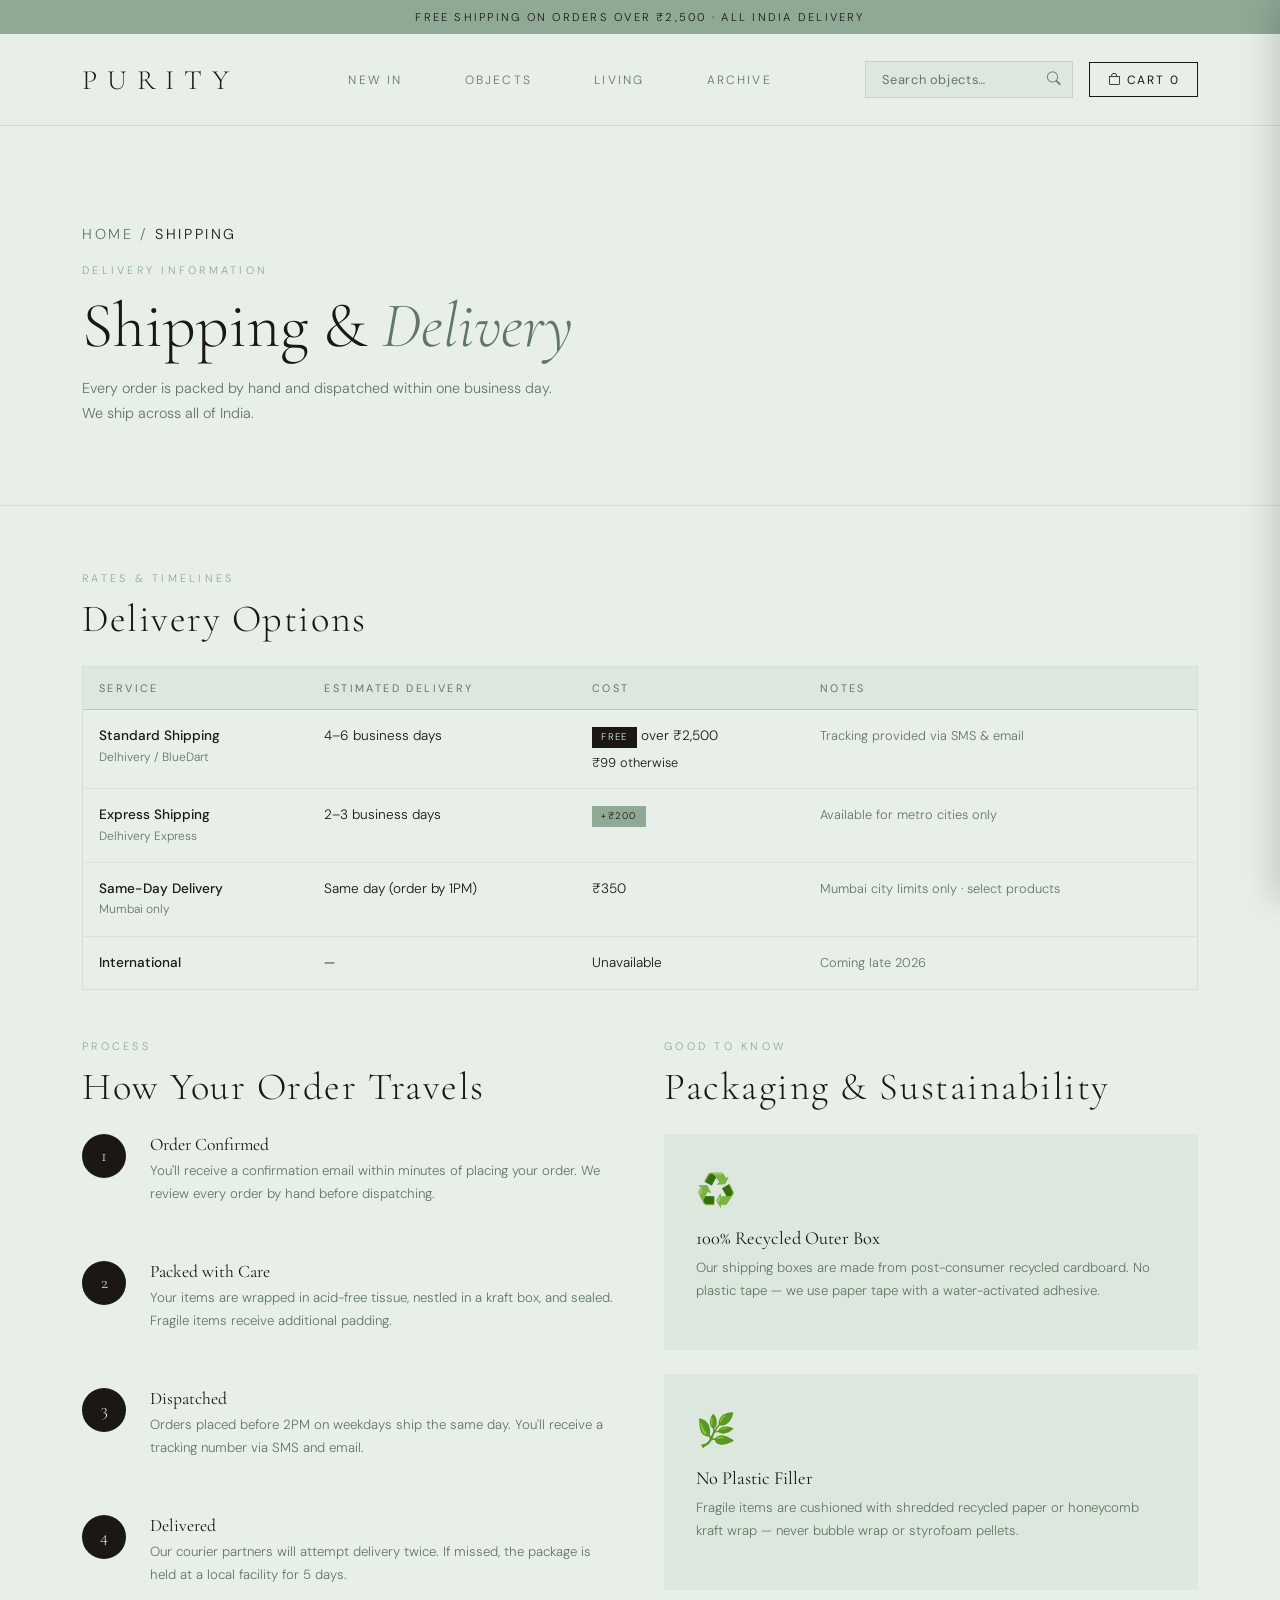
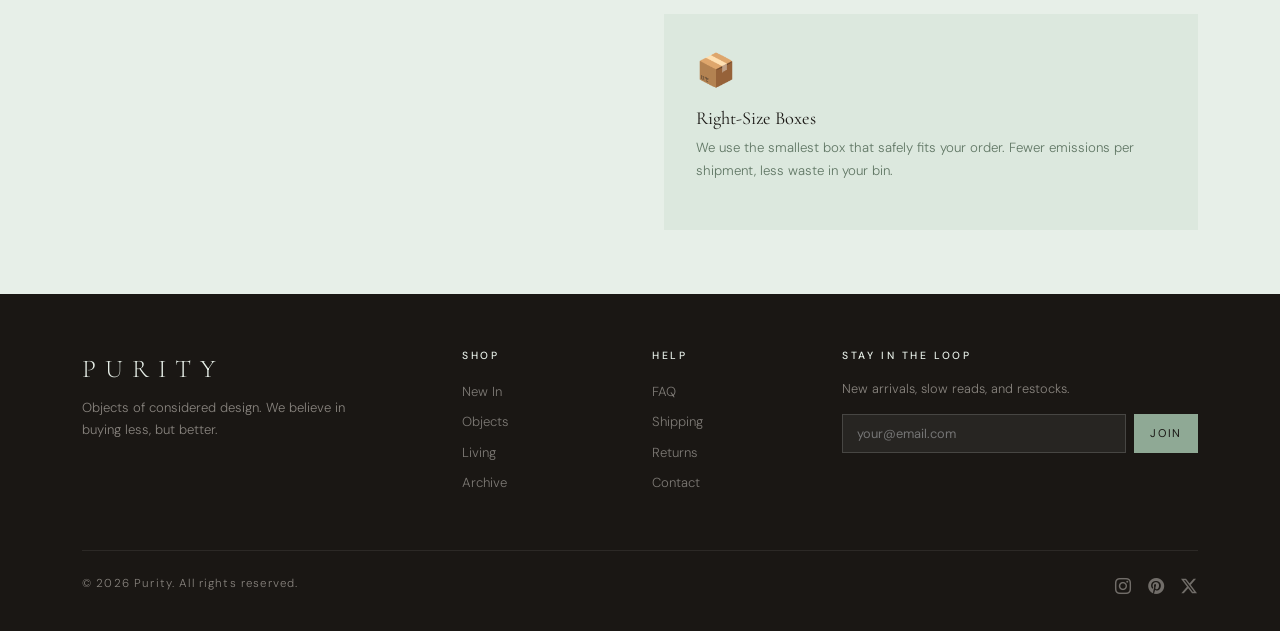
<file: shipping.html>
<!DOCTYPE html>
<html lang="en">
<head>
    <meta charset="UTF-8" />
    <meta name="viewport" content="width=device-width, initial-scale=1.0" />
    <title>Shipping & Delivery — Purity</title>
    <meta charset="utf-8"/>
    <meta content="width=device-width, initial-scale=1.0" name="viewport"/>
    <link href="https://cdn.jsdelivr.net/npm/bootstrap@5.3.2/dist/css/bootstrap.min.css" rel="stylesheet"/>
    <link href="https://fonts.googleapis.com/css2?family=Cormorant+Garamond:ital,wght@0,300;0,400;0,600;1,300&amp;family=DM+Sans:wght@300;400;500&amp;display=swap" rel="stylesheet"/>
    <link href="https://cdn.jsdelivr.net/npm/bootstrap-icons@1.11.3/font/bootstrap-icons.min.css" rel="stylesheet"/>
    <link href="style.css" rel="stylesheet"/>
    <link rel="stylesheet" href="style.css">
    <link rel="stylesheet" href="cart.css">
    <style>
        /* Active nav underline */
        .nav-link-item.active { color: var(--ink) !important; text-decoration: underline; text-underline-offset: 4px; }
    </style>
</head>
<body>

    <!-- PROMO STRIP -->
    <div class="promo-strip">Free shipping on orders over ₹2,500 · All India Delivery</div>

    <nav class="navbar navbar-expand-lg">
<div class="container">
<a class="navbar-brand" href="index.html">Purity</a>
<button class="navbar-toggler border-0" data-bs-target="#navMain" data-bs-toggle="collapse" type="button">
<i class="bi bi-list" style="font-size:1.4rem;"></i>
</button>
<div class="collapse navbar-collapse" id="navMain">
<ul class="navbar-nav mx-auto gap-4">
<li class="nav-item"><a class="nav-link nav-link-item" href="new-in.html" id="nav-new-in">New In</a></li>
<li class="nav-item"><a class="nav-link nav-link-item" href="objects.html" id="nav-objects">Objects</a></li>
<li class="nav-item"><a class="nav-link nav-link-item" href="living.html" id="nav-living">Living</a></li>
<li class="nav-item"><a class="nav-link nav-link-item" href="archive.html" id="nav-archive">Archive</a></li>
</ul>
<div class="d-flex align-items-center gap-3">
<div class="search-wrap d-none d-lg-block">
<input id="searchInput" oninput="filterProducts()" placeholder="Search objects…" type="text"/>
<i class="bi bi-search"></i>
</div>
<button class="cart-btn position-relative" onclick="openCart()">
<i class="bi bi-bag"></i> Cart
                        <span class="cart-count" id="cartCount">0</span>
</button>
</div>
</div>
</div>
</nav>

    <div class="page active" id="page-shipping">
<section class="page-hero">
<div class="container">
<p class="breadcrumb-custom mb-3"><a href="index.html">Home</a> / <span>Shipping</span></p>
<span class="eyebrow">Delivery Information</span>
<h1>Shipping &amp; <em>Delivery</em></h1>
<p>Every order is packed by hand and dispatched within one business day. We ship across all of India.</p>
</div>
</section>
<section class="py-5">
<div class="container py-3">
<div class="row mb-5"><div class="col-12"><span class="section-eyebrow">Rates &amp; Timelines</span><h2 class="section-title mb-4">Delivery Options</h2><div style="border:1px solid rgba(26,23,20,0.08);overflow:hidden;"><table class="ship-table"><thead style="background:var(--pale);"><tr><th>Service</th><th>Estimated Delivery</th><th>Cost</th><th>Notes</th></tr></thead><tbody><tr><td><strong style="font-weight:500;">Standard Shipping</strong><br/><span style="font-size:0.75rem;color:var(--warm-mid);">Delhivery / BlueDart</span></td><td>4–6 business days</td><td><span class="ship-badge ship-badge-free">Free</span> over ₹2,500<br/><span style="font-size:0.8rem;margin-top:0.3rem;display:block;">₹99 otherwise</span></td><td style="font-size:0.8rem;color:var(--warm-mid);">Tracking provided via SMS &amp; email</td></tr><tr><td><strong style="font-weight:500;">Express Shipping</strong><br/><span style="font-size:0.75rem;color:var(--warm-mid);">Delhivery Express</span></td><td>2–3 business days</td><td><span class="ship-badge ship-badge-fast">+₹200</span></td><td style="font-size:0.8rem;color:var(--warm-mid);">Available for metro cities only</td></tr><tr><td><strong style="font-weight:500;">Same-Day Delivery</strong><br/><span style="font-size:0.75rem;color:var(--warm-mid);">Mumbai only</span></td><td>Same day (order by 1PM)</td><td>₹350</td><td style="font-size:0.8rem;color:var(--warm-mid);">Mumbai city limits only · select products</td></tr><tr><td><strong style="font-weight:500;">International</strong></td><td>—</td><td>Unavailable</td><td style="font-size:0.8rem;color:var(--warm-mid);">Coming late 2026</td></tr></tbody></table></div></div></div>
<div class="row g-5">
<div class="col-md-6"><span class="section-eyebrow">Process</span><h2 class="section-title mb-4">How Your Order Travels</h2><div class="ship-step"><div class="ship-step-num">1</div><div class="ship-step-body"><h5>Order Confirmed</h5><p>You'll receive a confirmation email within minutes of placing your order. We review every order by hand before dispatching.</p></div></div><div class="ship-step"><div class="ship-step-num">2</div><div class="ship-step-body"><h5>Packed with Care</h5><p>Your items are wrapped in acid-free tissue, nestled in a kraft box, and sealed. Fragile items receive additional padding.</p></div></div><div class="ship-step"><div class="ship-step-num">3</div><div class="ship-step-body"><h5>Dispatched</h5><p>Orders placed before 2PM on weekdays ship the same day. You'll receive a tracking number via SMS and email.</p></div></div><div class="ship-step"><div class="ship-step-num">4</div><div class="ship-step-body"><h5>Delivered</h5><p>Our courier partners will attempt delivery twice. If missed, the package is held at a local facility for 5 days.</p></div></div></div>
<div class="col-md-6"><span class="section-eyebrow">Good to Know</span><h2 class="section-title mb-4">Packaging &amp; Sustainability</h2><div style="background:var(--pale);padding:2rem;margin-bottom:1.5rem;"><div style="font-size:2rem;margin-bottom:0.8rem;">♻️</div><h5 style="font-family:'Cormorant Garamond',serif;font-size:1.15rem;font-weight:400;margin-bottom:0.5rem;">100% Recycled Outer Box</h5><p style="font-size:0.83rem;color:var(--warm-mid);line-height:1.7;">Our shipping boxes are made from post-consumer recycled cardboard. No plastic tape — we use paper tape with a water-activated adhesive.</p></div><div style="background:var(--pale);padding:2rem;margin-bottom:1.5rem;"><div style="font-size:2rem;margin-bottom:0.8rem;">🌿</div><h5 style="font-family:'Cormorant Garamond',serif;font-size:1.15rem;font-weight:400;margin-bottom:0.5rem;">No Plastic Filler</h5><p style="font-size:0.83rem;color:var(--warm-mid);line-height:1.7;">Fragile items are cushioned with shredded recycled paper or honeycomb kraft wrap — never bubble wrap or styrofoam pellets.</p></div><div style="background:var(--pale);padding:2rem;"><div style="font-size:2rem;margin-bottom:0.8rem;">📦</div><h5 style="font-family:'Cormorant Garamond',serif;font-size:1.15rem;font-weight:400;margin-bottom:0.5rem;">Right-Size Boxes</h5><p style="font-size:0.83rem;color:var(--warm-mid);line-height:1.7;">We use the smallest box that safely fits your order. Fewer emissions per shipment, less waste in your bin.</p></div></div>
</div>
</div>
</section>
</div>

    <footer>
<div class="container">
<div class="row g-4">
<div class="col-md-4">
<span class="brand">Purity</span>
<p style="font-size:0.82rem;line-height:1.7;max-width:280px;">Objects of considered design. We believe in buying less, but better.</p>
</div>
<div class="col-md-2 col-6">
<h6>Shop</h6>
<ul>
<li><a href="new-in.html">New In</a></li>
<li><a href="objects.html">Objects</a></li>
<li><a href="living.html">Living</a></li>
<li><a href="archive.html">Archive</a></li>
</ul>
</div>
<div class="col-md-2 col-6">
<h6>Help</h6>
<ul>
<li><a href="faq.html">FAQ</a></li>
<li><a href="shipping.html">Shipping</a></li>
<li><a href="returns.html">Returns</a></li>
<li><a href="contact.html">Contact</a></li>
</ul>
</div>
<div class="col-md-4">
<h6>Stay in the loop</h6>
<p style="font-size:0.8rem;margin-bottom:1rem;">New arrivals, slow reads, and restocks.</p>
<div class="d-flex gap-2">
<input class="newsletter-input" id="newsletterEmail" placeholder="your@email.com" style="flex:1;background:rgba(255,255,255,0.06);border:1px solid rgba(255,255,255,0.15);color:#F5F0E8;padding:0.55rem 0.9rem;font-size:0.8rem;font-family:'DM Sans',sans-serif;outline:none;" type="email"/>
<button class="newsletter-submit" style="background:var(--accent);color:var(--ink);border:none;padding:0.55rem 1rem;font-size:0.7rem;letter-spacing:0.15em;text-transform:uppercase;cursor:pointer;font-family:'DM Sans',sans-serif;">Join</button>
</div>
</div>
</div>
<div class="footer-bottom d-flex justify-content-between flex-wrap gap-2">
<span>© 2026 Purity. All rights reserved.</span>
<div class="d-flex gap-3">
<a href="#" style="color:rgba(245,240,232,0.4);font-size:1rem;"><i class="bi bi-instagram"></i></a>
<a href="#" style="color:rgba(245,240,232,0.4);font-size:1rem;"><i class="bi bi-pinterest"></i></a>
<a href="#" style="color:rgba(245,240,232,0.4);font-size:1rem;"><i class="bi bi-twitter-x"></i></a>
</div>
</div>
</div>
</footer>

    <script src="https://cdn.jsdelivr.net/npm/bootstrap@5.3.2/dist/js/bootstrap.bundle.min.js"></script>
    <script src="cart.js"></script>
</body>
</html>
</file>
<file: style.css>
:root {
      --cream: #E7EFE8; /* NEW: soft sage-green page background */
      --ink: #1A1714;
      --warm-mid: #617765; /* sage text and secondary accents */
      --accent: #8FA995; /* sage accent */
      --pale: #DCE8DE; /* pale sage panels */
      --card-bg: #F8FBF8; /* near-white cards for contrast */
    }
    *, *::before, *::after { box-sizing: border-box; margin: 0; padding: 0; }
    body { font-family: 'DM Sans', sans-serif; background: var(--cream); color: var(--ink); font-weight: 300; overflow-x: hidden; }


    /* Purity refreshed sage-green theme: applied across every storefront page */
    html, body { background-color: var(--cream); }
    body { background: var(--cream) !important; }
    .navbar { background: var(--cream) !important; }
    .page-hero, .section-wrap { background-color: transparent; }
    .product-card, .returns-card, .drop-card { background-color: var(--card-bg); }

    /* ── NAV ── */
    .navbar { background: var(--cream); border-bottom: 1px solid rgba(26,23,20,0.1); padding: 1.2rem 0; position: sticky; top: 0; z-index: 1000; backdrop-filter: blur(8px); }
    .navbar-brand { font-family: 'Cormorant Garamond', serif; font-size: 1.75rem; font-weight: 300; letter-spacing: 0.35em; text-transform: uppercase; color: var(--ink) !important; }
    .nav-link { font-size: 0.75rem; letter-spacing: 0.18em; text-transform: uppercase; color: var(--warm-mid) !important; padding: 0 1.2rem !important; transition: color 0.25s; }
    .nav-link:hover, .nav-link.active { color: var(--ink) !important; }
    .cart-btn { position: relative; background: none; border: 1px solid var(--ink); color: var(--ink); padding: 0.45rem 1.1rem; font-size: 0.75rem; letter-spacing: 0.15em; text-transform: uppercase; cursor: pointer; transition: all 0.25s; }
    .cart-btn:hover { background: var(--ink); color: var(--cream); }

    /* ── PAGE NAV (demo) ── */
    .page-switcher { background: var(--ink); padding: 0.6rem 0; text-align: center; }
    .page-switcher span { color: rgba(245,240,232,0.4); font-size: 0.65rem; letter-spacing: 0.2em; text-transform: uppercase; margin-right: 1.5rem; }
    .page-tab { background: none; border: none; color: rgba(245,240,232,0.55); font-size: 0.68rem; letter-spacing: 0.15em; text-transform: uppercase; cursor: pointer; padding: 0.25rem 0.8rem; transition: color 0.2s; font-family: 'DM Sans', sans-serif; }
    .page-tab:hover, .page-tab.active { color: var(--accent); }

    /* ── PAGE HERO ── */
    .page-hero { padding: 5rem 0 4rem; border-bottom: 1px solid rgba(26,23,20,0.08); }
    .page-hero .eyebrow { font-size: 0.68rem; letter-spacing: 0.3em; text-transform: uppercase; color: var(--accent); display: block; margin-bottom: 0.8rem; }
    .page-hero h1 { font-family: 'Cormorant Garamond', serif; font-size: clamp(2.5rem, 5vw, 4.5rem); font-weight: 300; line-height: 1.08; color: var(--ink); }
    .page-hero h1 em { font-style: italic; color: var(--warm-mid); }
    .page-hero p { font-size: 0.9rem; color: var(--warm-mid); line-height: 1.7; max-width: 480px; margin-top: 1rem; }

    /* ── SECTION ── */
    .section-eyebrow { font-size: 0.68rem; letter-spacing: 0.3em; text-transform: uppercase; color: var(--accent); display: block; margin-bottom: 0.5rem; }
    .section-title { font-family: 'Cormorant Garamond', serif; font-size: clamp(1.8rem, 3vw, 2.8rem); font-weight: 300; color: var(--ink); }

    /* ── PRODUCT CARD (shared) ── */
    .product-card { background: var(--card-bg); border: 1px solid rgba(26,23,20,0.06); transition: transform 0.35s cubic-bezier(.25,.8,.25,1), box-shadow 0.35s; overflow: hidden; }
    .product-card:hover { transform: translateY(-6px); box-shadow: 0 20px 60px rgba(26,23,20,0.1); }
    .product-img-wrap { aspect-ratio: 1; background: var(--pale); display: flex; align-items: center; justify-content: center; font-size: 5rem; position: relative; overflow: hidden; }
    .product-img-wrap::after { content: ''; position: absolute; inset: 0; background: linear-gradient(135deg, transparent 60%, rgba(201,169,110,0.08)); }
    .product-badge { position: absolute; top: 1rem; left: 1rem; background: var(--ink); color: var(--cream); font-size: 0.6rem; letter-spacing: 0.15em; text-transform: uppercase; padding: 0.28rem 0.7rem; z-index: 1; }
    .product-body { padding: 1.4rem 1.5rem 1.6rem; }
    .product-category { font-size: 0.65rem; letter-spacing: 0.22em; text-transform: uppercase; color: var(--warm-mid); margin-bottom: 0.35rem; }
    .product-name { font-family: 'Cormorant Garamond', serif; font-size: 1.25rem; font-weight: 400; color: var(--ink); margin-bottom: 0.5rem; line-height: 1.3; }
    .product-desc { font-size: 0.8rem; color: var(--warm-mid); line-height: 1.6; margin-bottom: 1.1rem; }
    .product-footer { display: flex; align-items: center; justify-content: space-between; border-top: 1px solid rgba(26,23,20,0.07); padding-top: 1rem; }
    .product-price { font-family: 'Cormorant Garamond', serif; font-size: 1.4rem; font-weight: 300; color: var(--ink); }
    .product-price .old-price { font-size: 0.85rem; color: var(--warm-mid); text-decoration: line-through; margin-right: 0.4rem; }
    .add-btn { width: 38px; height: 38px; border-radius: 50%; background: var(--ink); color: var(--cream); border: none; display: flex; align-items: center; justify-content: center; cursor: pointer; transition: all 0.25s; font-size: 1rem; }
    .add-btn:hover { background: var(--accent); color: var(--ink); transform: scale(1.1); }
    .stars { color: var(--accent); font-size: 0.75rem; margin-bottom: 0.35rem; }

    /* ── FILTER PILLS ── */
    .filter-pill { padding: 0.4rem 1.2rem; font-size: 0.72rem; letter-spacing: 0.15em; text-transform: uppercase; border: 1px solid rgba(26,23,20,0.2); background: transparent; color: var(--warm-mid); cursor: pointer; transition: all 0.25s; }
    .filter-pill:hover, .filter-pill.active { background: var(--ink); color: var(--cream); border-color: var(--ink); }

    /* ── BTN ── */
    .btn-dark-custom { display: inline-block; background: var(--ink); color: var(--cream); padding: 0.85rem 2.2rem; font-size: 0.72rem; letter-spacing: 0.2em; text-transform: uppercase; text-decoration: none; border: none; cursor: pointer; transition: all 0.3s; font-family: 'DM Sans', sans-serif; }
    .btn-dark-custom:hover { background: var(--warm-mid); color: var(--cream); }
    .btn-outline-ink { display: inline-block; background: transparent; color: var(--ink); padding: 0.85rem 2.2rem; font-size: 0.72rem; letter-spacing: 0.2em; text-transform: uppercase; text-decoration: none; border: 1px solid var(--ink); cursor: pointer; transition: all 0.3s; font-family: 'DM Sans', sans-serif; }
    .btn-outline-ink:hover { background: var(--ink); color: var(--cream); }

    /* ── FAQ ── */
    .faq-item { border-bottom: 1px solid rgba(26,23,20,0.1); }
    .faq-question { background: none; border: none; width: 100%; text-align: left; padding: 1.5rem 0; display: flex; justify-content: space-between; align-items: center; cursor: pointer; font-family: 'Cormorant Garamond', serif; font-size: 1.15rem; font-weight: 400; color: var(--ink); gap: 1rem; transition: color 0.2s; }
    .faq-question:hover { color: var(--warm-mid); }
    .faq-icon { font-size: 0.85rem; color: var(--warm-mid); transition: transform 0.3s; flex-shrink: 0; }
    .faq-answer { overflow: hidden; max-height: 0; transition: max-height 0.4s ease; }
    .faq-answer p { font-size: 0.88rem; color: var(--warm-mid); line-height: 1.8; padding-bottom: 1.4rem; }
    .faq-item.open .faq-icon { transform: rotate(45deg); }
    .faq-tabs { display: flex; flex-wrap: wrap; gap: 0.5rem; margin-bottom: 3rem; }
    .faq-tab { background: none; border: 1px solid rgba(26,23,20,0.2); padding: 0.4rem 1.1rem; font-size: 0.7rem; letter-spacing: 0.15em; text-transform: uppercase; color: var(--warm-mid); cursor: pointer; transition: all 0.25s; font-family: 'DM Sans', sans-serif; }
    .faq-tab.active, .faq-tab:hover { background: var(--ink); color: var(--cream); border-color: var(--ink); }

    /* ── SHIPPING TABLE ── */
    .ship-table { width: 100%; border-collapse: collapse; }
    .ship-table th { font-size: 0.68rem; letter-spacing: 0.22em; text-transform: uppercase; color: var(--warm-mid); padding: 0.8rem 1rem; border-bottom: 1px solid rgba(26,23,20,0.15); text-align: left; font-weight: 400; }
    .ship-table td { font-size: 0.85rem; padding: 1rem; border-bottom: 1px solid rgba(26,23,20,0.06); color: var(--ink); vertical-align: top; }
    .ship-table tr:last-child td { border-bottom: none; }
    .ship-table tr:hover td { background: rgba(245,240,232,0.6); }
    .ship-badge { display: inline-block; font-size: 0.6rem; letter-spacing: 0.12em; text-transform: uppercase; padding: 0.22rem 0.6rem; }
    .ship-badge-free { background: #1A1714; color: var(--cream); }
    .ship-badge-fast { background: var(--accent); color: var(--ink); }
    .ship-step { display: flex; gap: 1.5rem; align-items: flex-start; margin-bottom: 2.5rem; }
    .ship-step-num { width: 44px; height: 44px; border-radius: 50%; background: var(--ink); color: var(--cream); display: flex; align-items: center; justify-content: center; font-family: 'Cormorant Garamond', serif; font-size: 1.1rem; flex-shrink: 0; }
    .ship-step-body h5 { font-family: 'Cormorant Garamond', serif; font-size: 1.1rem; font-weight: 400; margin-bottom: 0.3rem; color: var(--ink); }
    .ship-step-body p { font-size: 0.83rem; color: var(--warm-mid); line-height: 1.7; }

    /* ── RETURNS ── */
    .returns-card { background: var(--card-bg); border: 1px solid rgba(26,23,20,0.07); padding: 2rem; height: 100%; }
    .returns-card .icon { font-size: 2rem; margin-bottom: 1rem; }
    .returns-card h4 { font-family: 'Cormorant Garamond', serif; font-size: 1.2rem; font-weight: 400; margin-bottom: 0.6rem; color: var(--ink); }
    .returns-card p { font-size: 0.83rem; color: var(--warm-mid); line-height: 1.7; }
    .timeline-item { display: flex; gap: 1.2rem; margin-bottom: 2rem; position: relative; }
    .timeline-dot { width: 10px; height: 10px; border-radius: 50%; background: var(--accent); flex-shrink: 0; margin-top: 5px; }
    .timeline-item::before { content: ''; position: absolute; left: 4px; top: 16px; bottom: -24px; width: 1px; background: rgba(26,23,20,0.12); }
    .timeline-item:last-child::before { display: none; }

    /* ── CONTACT ── */
    .contact-input { width: 100%; background: var(--pale); border: 1px solid rgba(26,23,20,0.12); padding: 0.85rem 1rem; font-size: 0.85rem; font-family: 'DM Sans', sans-serif; color: var(--ink); outline: none; transition: border-color 0.2s; }
    .contact-input:focus { border-color: var(--ink); }
    .contact-input::placeholder { color: var(--warm-mid); }
    textarea.contact-input { resize: vertical; min-height: 120px; }
    select.contact-input { cursor: pointer; appearance: none; background-image: url("data:image/svg+xml,%3Csvg xmlns='http://www.w3.org/2000/svg' width='12' height='8'%3E%3Cpath d='M6 8L0 0h12z' fill='%238B7355'/%3E%3C/svg%3E"); background-repeat: no-repeat; background-position: right 1rem center; }
    .contact-label { font-size: 0.68rem; letter-spacing: 0.22em; text-transform: uppercase; color: var(--warm-mid); display: block; margin-bottom: 0.5rem; }
    .contact-info-item { display: flex; gap: 1rem; align-items: flex-start; padding: 1.4rem 0; border-bottom: 1px solid rgba(26,23,20,0.08); }
    .contact-info-item:last-child { border-bottom: none; }
    .contact-info-icon { width: 40px; height: 40px; background: var(--pale); display: flex; align-items: center; justify-content: center; font-size: 1.1rem; flex-shrink: 0; }
    .contact-info-body h6 { font-family: 'Cormorant Garamond', serif; font-size: 1rem; font-weight: 400; color: var(--ink); margin-bottom: 0.2rem; }
    .contact-info-body p, .contact-info-body a { font-size: 0.82rem; color: var(--warm-mid); line-height: 1.6; text-decoration: none; display: block; }
    .contact-info-body a:hover { color: var(--ink); }

    /* ── ARCHIVE GRID ── */
    .archive-item { position: relative; overflow: hidden; background: var(--pale); cursor: pointer; }
    .archive-item img-placeholder { display: block; width: 100%; }
    .archive-emoji-wrap { aspect-ratio: 4/5; background: var(--pale); display: flex; align-items: center; justify-content: center; font-size: 6rem; position: relative; overflow: hidden; transition: transform 0.5s cubic-bezier(.25,.8,.25,1); }
    .archive-item:hover .archive-emoji-wrap { transform: scale(1.04); }
    .archive-overlay { position: absolute; inset: 0; background: linear-gradient(to top, rgba(26,23,20,0.7) 0%, transparent 50%); opacity: 0; transition: opacity 0.35s; display: flex; align-items: flex-end; padding: 1.5rem; }
    .archive-item:hover .archive-overlay { opacity: 1; }
    .archive-overlay-text { color: var(--cream); }
    .archive-overlay-text h4 { font-family: 'Cormorant Garamond', serif; font-size: 1.2rem; font-weight: 300; }
    .archive-overlay-text p { font-size: 0.75rem; letter-spacing: 0.1em; opacity: 0.7; }
    .archive-meta { padding: 1rem 0 0; }
    .archive-meta h4 { font-family: 'Cormorant Garamond', serif; font-size: 1.1rem; font-weight: 400; color: var(--ink); }
    .archive-meta p { font-size: 0.75rem; color: var(--warm-mid); margin-top: 0.2rem; }
    .sold-tag { display: inline-block; font-size: 0.6rem; letter-spacing: 0.15em; text-transform: uppercase; background: var(--warm-mid); color: var(--cream); padding: 0.22rem 0.6rem; margin-top: 0.35rem; }

    /* ── NEW IN ── */
    .drop-card { background: var(--card-bg); border: 1px solid rgba(26,23,20,0.06); overflow: hidden; }
    .drop-header { background: var(--ink); color: var(--cream); padding: 1rem 1.4rem; display: flex; justify-content: space-between; align-items: center; }
    .drop-header h5 { font-family: 'Cormorant Garamond', serif; font-size: 1rem; font-weight: 300; letter-spacing: 0.12em; }
    .drop-date { font-size: 0.65rem; letter-spacing: 0.15em; color: var(--accent); text-transform: uppercase; }
    .tag { display: inline-block; font-size: 0.6rem; letter-spacing: 0.15em; text-transform: uppercase; padding: 0.25rem 0.65rem; border: 1px solid rgba(26,23,20,0.2); color: var(--warm-mid); margin-right: 0.3rem; margin-bottom: 0.3rem; }
    .tag-filled { background: var(--accent); color: var(--ink); border-color: var(--accent); }

    /* ── LIVING ── */
    .lifestyle-block { position: relative; overflow: hidden; background: var(--pale); }
    .lifestyle-block .emoji-bg { font-size: 12rem; opacity: 0.12; position: absolute; right: -2rem; bottom: -2rem; line-height: 1; }
    .lifestyle-content { position: relative; z-index: 1; padding: 3rem; }
    .lifestyle-content .eyebrow { font-size: 0.68rem; letter-spacing: 0.3em; text-transform: uppercase; color: var(--accent); display: block; margin-bottom: 0.7rem; }
    .lifestyle-content h3 { font-family: 'Cormorant Garamond', serif; font-size: 2rem; font-weight: 300; color: var(--ink); margin-bottom: 0.6rem; }
    .lifestyle-content p { font-size: 0.85rem; color: var(--warm-mid); line-height: 1.7; max-width: 320px; }

    /* ── FOOTER ── */
    footer { background: var(--ink); color: rgba(245,240,232,0.5); padding: 3.5rem 0 2rem; }
    footer .brand { font-family: 'Cormorant Garamond', serif; font-size: 1.6rem; font-weight: 300; letter-spacing: 0.35em; color: var(--cream); text-transform: uppercase; display: block; margin-bottom: 0.5rem; }
    footer h6 { font-size: 0.65rem; letter-spacing: 0.25em; text-transform: uppercase; color: var(--cream); margin-bottom: 1rem; }
    footer ul { list-style: none; padding: 0; }
    footer ul li { margin-bottom: 0.4rem; }
    footer ul li a { color: rgba(245,240,232,0.45); text-decoration: none; font-size: 0.82rem; transition: color 0.2s; }
    footer ul li a:hover { color: var(--accent); }
    .footer-bottom { border-top: 1px solid rgba(255,255,255,0.08); padding-top: 1.5rem; margin-top: 2.5rem; font-size: 0.72rem; letter-spacing: 0.1em; }

    /* ── DIVIDER ── */
    .ornament { text-align: center; margin: 1rem 0; color: var(--accent); font-size: 0.8rem; letter-spacing: 0.4em; }

    /* ── PAGE VISIBILITY ── */
    .page { display: none; }
    .page.active { display: block; }

    /* ── BREADCRUMB ── */
    .breadcrumb-custom { font-size: 0.7rem; letter-spacing: 0.18em; text-transform: uppercase; color: var(--warm-mid); margin-bottom: 0; }
    .breadcrumb-custom a { color: var(--warm-mid); text-decoration: none; }
    .breadcrumb-custom a:hover { color: var(--ink); }
    .breadcrumb-custom span { color: var(--ink); }

    /* ── PROMO STRIP ── */
    .promo-strip { background: var(--accent); color: var(--ink); text-align: center; padding: 0.55rem; font-size: 0.7rem; letter-spacing: 0.2em; text-transform: uppercase; }

    @media (max-width: 768px) {
      .lifestyle-content { padding: 2rem; }
      .page-hero { padding: 3rem 0 2.5rem; }
    }
    /* ── HERO ── */
    .hero {
      min-height: 82vh;
      display: grid;
      grid-template-columns: 1fr 1fr;
      overflow: hidden;
    }
    .hero-text {
      display: flex;
      flex-direction: column;
      justify-content: center;
      padding: 5rem 4rem 5rem 6rem;
    }
    .hero-eyebrow {
      font-size: 0.7rem;
      letter-spacing: 0.3em;
      text-transform: uppercase;
      color: var(--warm-mid);
      margin-bottom: 1.5rem;
    }
    .hero-heading {
      font-family: 'Cormorant Garamond', serif;
      font-size: clamp(3rem, 5vw, 5.5rem);
      font-weight: 300;
      line-height: 1.05;
      margin-bottom: 1.8rem;
      color: var(--ink);
    }
    .hero-heading em { font-style: italic; color: var(--warm-mid); }
    .hero-sub {
      font-size: 0.9rem;
      line-height: 1.7;
      color: var(--warm-mid);
      max-width: 360px;
      margin-bottom: 2.5rem;
    }
    .btn-primary-custom {
      display: inline-block;
      background: var(--ink);
      color: var(--cream);
      padding: 0.9rem 2.4rem;
      font-size: 0.72rem;
      letter-spacing: 0.2em;
      text-transform: uppercase;
      text-decoration: none;
      border: none;
      cursor: pointer;
      transition: all 0.3s;
      font-family: 'DM Sans', sans-serif;
    }
    .btn-primary-custom:hover { background: var(--warm-mid); color: var(--cream); }
    .hero-visual {
      background: var(--pale);
      display: flex;
      align-items: center;
      justify-content: center;
      position: relative;
      overflow: hidden;
    }
    .hero-visual::before {
      content: '';
      position: absolute;
      width: 420px;
      height: 420px;
      border-radius: 50%;
      background: radial-gradient(circle, rgba(201,169,110,0.18) 0%, transparent 70%);
    }
    .hero-product-display {
      position: relative;
      z-index: 1;
      text-align: center;
    }
    .hero-product-display .product-emoji {
      font-size: 9rem;
      display: block;
      filter: drop-shadow(0 24px 48px rgba(0,0,0,0.12));
      animation: float 4s ease-in-out infinite;
    }
    @keyframes float {
      0%,100% { transform: translateY(0); }
      50% { transform: translateY(-16px); }
    }
    .hero-label {
      font-family: 'Cormorant Garamond', serif;
      font-size: 0.85rem;
      letter-spacing: 0.25em;
      text-transform: uppercase;
      color: var(--warm-mid);
      margin-top: 1.5rem;
    }
 /* ── SECTION TITLES ── */
    .section-title {
      font-family: 'Cormorant Garamond', serif;
      font-size: clamp(2rem, 3vw, 3rem);
      font-weight: 300;
      letter-spacing: 0.04em;
      color: var(--ink);
    }
    .section-eyebrow {
      font-size: 0.68rem;
      letter-spacing: 0.3em;
      text-transform: uppercase;
      color: var(--accent);
      display: block;
      margin-bottom: 0.6rem;
    }
 
    /* ── FILTERS ── */
    .filter-pill {
      padding: 0.4rem 1.2rem;
      font-size: 0.72rem;
      letter-spacing: 0.15em;
      text-transform: uppercase;
      border: 1px solid rgba(26,23,20,0.2);
      background: transparent;
      color: var(--warm-mid);
      cursor: pointer;
      transition: all 0.25s;
    }
    .filter-pill:hover, .filter-pill.active {
      background: var(--ink);
      color: var(--cream);
      border-color: var(--ink);
    }
 
    /* ── PRODUCT CARD ── */
    .product-card {
      background: var(--card-bg);
      border: 1px solid rgba(26,23,20,0.06);
      transition: transform 0.35s cubic-bezier(.25,.8,.25,1), box-shadow 0.35s;
      cursor: pointer;
      overflow: hidden;
    }
    .product-card:hover {
      transform: translateY(-6px);
      box-shadow: 0 20px 60px rgba(26,23,20,0.1);
    }
    .product-img-wrap {
      aspect-ratio: 1;
      background: var(--pale);
      display: flex;
      align-items: center;
      justify-content: center;
      font-size: 5rem;
      position: relative;
      overflow: hidden;
    }
    .product-img-wrap::after {
      content: '';
      position: absolute;
      inset: 0;
      background: linear-gradient(135deg, transparent 60%, rgba(201,169,110,0.08));
    }
    .product-badge {
      position: absolute;
      top: 1rem;
      left: 1rem;
      background: var(--ink);
      color: var(--cream);
      font-size: 0.6rem;
      letter-spacing: 0.15em;
      text-transform: uppercase;
      padding: 0.28rem 0.7rem;
      z-index: 1;
    }
    .product-body { padding: 1.4rem 1.5rem 1.6rem; }
    .product-category {
      font-size: 0.65rem;
      letter-spacing: 0.22em;
      text-transform: uppercase;
      color: var(--warm-mid);
      margin-bottom: 0.35rem;
    }
    .product-name {
      font-family: 'Cormorant Garamond', serif;
      font-size: 1.25rem;
      font-weight: 400;
      color: var(--ink);
      margin-bottom: 0.5rem;
      line-height: 1.3;
    }
    .product-desc {
      font-size: 0.8rem;
      color: var(--warm-mid);
      line-height: 1.6;
      margin-bottom: 1.1rem;
    }
    .product-footer {
      display: flex;
      align-items: center;
      justify-content: space-between;
      border-top: 1px solid rgba(26,23,20,0.07);
      padding-top: 1rem;
    }
    .product-price {
      font-family: 'Cormorant Garamond', serif;
      font-size: 1.4rem;
      font-weight: 300;
      color: var(--ink);
    }
    .product-price .old-price {
      font-size: 0.85rem;
      color: var(--warm-mid);
      text-decoration: line-through;
      margin-right: 0.4rem;
    }
    .add-btn {
      width: 38px;
      height: 38px;
      border-radius: 50%;
      background: var(--ink);
      color: var(--cream);
      border: none;
      display: flex;
      align-items: center;
      justify-content: center;
      cursor: pointer;
      transition: all 0.25s;
      font-size: 1rem;
    }
    .add-btn:hover { background: var(--accent); color: var(--ink); transform: scale(1.1); }
    .add-btn.added { background: var(--accent); color: var(--ink); }
 
    /* ── STARS ── */
    .stars { color: var(--accent); font-size: 0.75rem; margin-bottom: 0.35rem; }
 
    /* ── BANNER ── */
    .promo-banner {
      background: var(--ink);
      color: var(--cream);
      padding: 4.5rem;
      text-align: center;
      position: relative;
      overflow: hidden;
    }
    .promo-banner::before, .promo-banner::after {
      content: '';
      position: absolute;
      border-radius: 50%;
      background: rgba(201,169,110,0.07);
    }
    .promo-banner::before { width: 500px; height: 500px; top: -200px; left: -100px; }
    .promo-banner::after { width: 400px; height: 400px; bottom: -150px; right: -80px; }
    .promo-banner h2 {
      font-family: 'Cormorant Garamond', serif;
      font-size: clamp(2.2rem, 4vw, 4rem);
      font-weight: 300;
      letter-spacing: 0.04em;
      margin-bottom: 0.8rem;
      position: relative;
      z-index: 1;
    }
    .promo-banner p {
      font-size: 0.9rem;
      color: rgba(245,240,232,0.6);
      letter-spacing: 0.1em;
      margin-bottom: 2rem;
      position: relative;
      z-index: 1;
    }
    .btn-outline-cream {
      display: inline-block;
      border: 1px solid var(--cream);
      color: var(--cream);
      padding: 0.85rem 2.4rem;
      font-size: 0.72rem;
      letter-spacing: 0.2em;
      text-transform: uppercase;
      text-decoration: none;
      transition: all 0.3s;
      position: relative;
      z-index: 1;
      cursor: pointer;
      background: none;
      font-family: 'DM Sans', sans-serif;
    }
    .btn-outline-cream:hover { background: var(--cream); color: var(--ink); }
 
    /* ── CART DRAWER ── */
    .cart-overlay {
      position: fixed;
      inset: 0;
      background: rgba(26,23,20,0.5);
      z-index: 2000;
      opacity: 0;
      pointer-events: none;
      transition: opacity 0.3s;
    }
    .cart-overlay.open { opacity: 1; pointer-events: all; }
    .cart-drawer {
      position: fixed;
      right: 0;
      top: 0;
      bottom: 0;
      width: 420px;
      max-width: 100vw;
      background: var(--cream);
      z-index: 2001;
      transform: translateX(100%);
      transition: transform 0.4s cubic-bezier(.25,.8,.25,1);
      display: flex;
      flex-direction: column;
    }
    .cart-drawer.open { transform: translateX(0); }
    .cart-header {
      padding: 1.8rem 2rem;
      border-bottom: 1px solid rgba(26,23,20,0.1);
      display: flex;
      justify-content: space-between;
      align-items: center;
    }
    .cart-header h5 {
      font-family: 'Cormorant Garamond', serif;
      font-size: 1.4rem;
      font-weight: 300;
      letter-spacing: 0.08em;
    }
    .close-cart {
      background: none;
      border: none;
      font-size: 1.3rem;
      cursor: pointer;
      color: var(--warm-mid);
      transition: color 0.2s;
    }
    .close-cart:hover { color: var(--ink); }
    .cart-items { flex: 1; overflow-y: auto; padding: 1.5rem 2rem; }
    .cart-item {
      display: flex;
      gap: 1rem;
      padding: 1rem 0;
      border-bottom: 1px solid rgba(26,23,20,0.07);
      animation: slideIn 0.3s ease;
    }
    @keyframes slideIn { from { opacity:0; transform:translateX(20px); } to { opacity:1; transform:none; } }
    .cart-item-emoji {
      width: 60px;
      height: 60px;
      background: var(--pale);
      display: flex;
      align-items: center;
      justify-content: center;
      font-size: 1.8rem;
      flex-shrink: 0;
    }
    .cart-item-info { flex: 1; }
    .cart-item-name {
      font-family: 'Cormorant Garamond', serif;
      font-size: 1rem;
      color: var(--ink);
      margin-bottom: 0.2rem;
    }
    .cart-item-price { font-size: 0.8rem; color: var(--warm-mid); }
    .qty-ctrl { display: flex; align-items: center; gap: 0.5rem; margin-top: 0.5rem; }
    .qty-btn {
      width: 24px; height: 24px;
      border: 1px solid rgba(26,23,20,0.2);
      background: none;
      cursor: pointer;
      font-size: 0.8rem;
      display: flex; align-items: center; justify-content: center;
      transition: all 0.2s;
    }
    .qty-btn:hover { background: var(--ink); color: var(--cream); border-color: var(--ink); }
    .qty-num { font-size: 0.85rem; min-width: 20px; text-align: center; }
    .remove-item { background: none; border: none; color: var(--warm-mid); cursor: pointer; font-size: 0.85rem; transition: color 0.2s; }
    .remove-item:hover { color: #c0392b; }
    .cart-footer {
      padding: 1.5rem 2rem 2rem;
      border-top: 1px solid rgba(26,23,20,0.1);
    }
    .cart-total {
      display: flex;
      justify-content: space-between;
      align-items: center;
      margin-bottom: 1.2rem;
    }
    .cart-total-label { font-size: 0.72rem; letter-spacing: 0.18em; text-transform: uppercase; color: var(--warm-mid); }
    .cart-total-amount { font-family: 'Cormorant Garamond', serif; font-size: 1.8rem; font-weight: 300; }
    .checkout-btn {
      width: 100%;
      background: var(--ink);
      color: var(--cream);
      border: none;
      padding: 1rem;
      font-size: 0.72rem;
      letter-spacing: 0.2em;
      text-transform: uppercase;
      cursor: pointer;
      transition: background 0.25s;
      font-family: 'DM Sans', sans-serif;
    }
    .checkout-btn:hover { background: var(--warm-mid); }
    .empty-cart {
      text-align: center;
      padding: 3rem 2rem;
      color: var(--warm-mid);
    }
    .empty-cart-icon { font-size: 3rem; margin-bottom: 1rem; opacity: 0.4; }
    .empty-cart p { font-size: 0.85rem; letter-spacing: 0.1em; }
 
    /* ── TOAST ── */
    .toast-wrap {
      position: fixed;
      bottom: 2rem;
      left: 50%;
      transform: translateX(-50%);
      z-index: 3000;
      pointer-events: none;
    }
    .toast-msg {
      background: var(--ink);
      color: var(--cream);
      padding: 0.75rem 1.8rem;
      font-size: 0.78rem;
      letter-spacing: 0.12em;
      text-transform: uppercase;
      opacity: 0;
      transform: translateY(20px);
      transition: all 0.3s;
      white-space: nowrap;
    }
    .toast-msg.show { opacity: 1; transform: translateY(0); }
 /* ── SEARCH BAR ── */
    .search-wrap { position: relative; max-width: 340px; }
    .search-wrap input {
      background: var(--pale);
      border: 1px solid rgba(26,23,20,0.1);
      padding: 0.5rem 2.5rem 0.5rem 1rem;
      font-size: 0.8rem;
      width: 100%;
      outline: none;
      font-family: 'DM Sans', sans-serif;
      color: var(--ink);
    }
    .search-wrap input::placeholder { color: var(--warm-mid); letter-spacing: 0.05em; }
    .search-wrap i { position: absolute; right: 0.8rem; top: 50%; transform: translateY(-50%); color: var(--warm-mid); font-size: 0.85rem; }
 
    @media (max-width: 768px) {
      .hero { grid-template-columns: 1fr; }
      .hero-visual { display: none; }
      .hero-text { padding: 4rem 1.5rem; }
      .promo-banner { padding: 3rem 1.5rem; }
    }
</file>
<file: cart.css>
/* Cart drawer — uses the same CSS variables defined in style.css */
.cart-overlay {
    position: fixed;
    inset: 0;
    background: rgba(26, 23, 20, 0.45);
    opacity: 0;
    pointer-events: none;
    transition: opacity 0.25s ease;
    z-index: 1040;
}
.cart-overlay.open {
    opacity: 1;
    pointer-events: auto;
}

.cart-drawer {
    position: fixed;
    top: 0;
    right: 0;
    height: 100%;
    width: min(400px, 92vw);
    background: var(--cream, #F5F0E8);
    box-shadow: -8px 0 30px rgba(0, 0, 0, 0.15);
    transform: translateX(100%);
    transition: transform 0.3s ease;
    z-index: 1050;
    display: flex;
    flex-direction: column;
}
.cart-drawer.open {
    transform: translateX(0);
}

.cart-drawer-head {
    display: flex;
    align-items: center;
    justify-content: space-between;
    padding: 1.4rem 1.6rem;
    border-bottom: 1px solid rgba(26, 23, 20, 0.08);
}
.cart-drawer-head h5 {
    font-family: 'Cormorant Garamond', serif;
    font-size: 1.3rem;
    font-weight: 400;
    margin: 0;
}
.cart-close {
    background: none;
    border: none;
    font-size: 1.1rem;
    cursor: pointer;
    color: var(--ink, #1A1714);
}

.cart-items {
    flex: 1;
    overflow-y: auto;
    padding: 1rem 1.6rem;
}
.cart-empty {
    color: var(--warm-mid, #8a7f73);
    font-size: 0.88rem;
    margin-top: 2rem;
    text-align: center;
}

.cart-line {
    display: flex;
    align-items: center;
    gap: 0.8rem;
    padding: 0.9rem 0;
    border-bottom: 1px solid rgba(26, 23, 20, 0.06);
}
.cart-line-info {
    flex: 1;
}
.cart-line-name {
    font-size: 0.88rem;
    margin: 0 0 0.2rem;
    color: var(--ink, #1A1714);
}
.cart-line-price {
    font-size: 0.8rem;
    margin: 0;
    color: var(--warm-mid, #8a7f73);
}
.cart-line-qty {
    display: flex;
    align-items: center;
    gap: 0.5rem;
    font-size: 0.85rem;
}
.cart-line-qty button {
    width: 22px;
    height: 22px;
    border: 1px solid rgba(26, 23, 20, 0.15);
    background: transparent;
    cursor: pointer;
    line-height: 1;
}
.cart-line-remove {
    background: none;
    border: none;
    color: #c0392b;
    cursor: pointer;
    font-size: 0.9rem;
}

.cart-drawer-foot {
    padding: 1.2rem 1.6rem 1.6rem;
    border-top: 1px solid rgba(26, 23, 20, 0.08);
}
.cart-subtotal {
    display: flex;
    justify-content: space-between;
    font-size: 0.95rem;
    margin-bottom: 1rem;
    letter-spacing: 0.03em;
}

/* Sitewide search results dropdown (appended into .search-wrap by cart.js) */
.search-dropdown {
    position: absolute;
    top: calc(100% + 0.6rem);
    left: 0;
    right: 0;
    background: var(--cream, #F5F0E8);
    border: 1px solid rgba(26, 23, 20, 0.1);
    box-shadow: 0 16px 40px rgba(26, 23, 20, 0.12);
    max-height: 360px;
    overflow-y: auto;
    z-index: 1010;
    display: none;
}
.search-dropdown.open { display: block; }

.search-dropdown-item {
    display: flex;
    align-items: center;
    gap: 0.8rem;
    padding: 0.7rem 1rem;
    text-decoration: none;
    border-bottom: 1px solid rgba(26, 23, 20, 0.06);
    transition: background 0.15s;
}
.search-dropdown-item:last-child { border-bottom: none; }
.search-dropdown-item:hover { background: var(--pale, #EDE8DF); }

.search-dropdown-emoji { font-size: 1.4rem; flex-shrink: 0; }

.search-dropdown-info {
    flex: 1;
    display: flex;
    flex-direction: column;
    min-width: 0;
}
.search-dropdown-name {
    font-size: 0.85rem;
    color: var(--ink, #1A1714);
    white-space: nowrap;
    overflow: hidden;
    text-overflow: ellipsis;
}
.search-dropdown-category {
    font-size: 0.65rem;
    letter-spacing: 0.12em;
    text-transform: uppercase;
    color: var(--warm-mid, #8B7355);
}
.search-dropdown-price {
    font-size: 0.8rem;
    color: var(--warm-mid, #8B7355);
    flex-shrink: 0;
}
.search-dropdown-empty {
    padding: 1rem;
    font-size: 0.82rem;
    color: var(--warm-mid, #8B7355);
    text-align: center;
}
</file>
<file: checkout.css>
/* Purity checkout: warm beige visual system */
:root{--checkout-bg:#E7EFE8;--checkout-card:#F8FBF8;--checkout-ink:#1A1714;--checkout-muted:#617765;--checkout-accent:#8FA995}
body.checkout-page{background:var(--checkout-bg);color:var(--checkout-ink);font-family:'DM Sans',sans-serif;min-height:100vh}
.checkout-header{height:82px;padding:0 clamp(1.2rem,5vw,5rem);display:flex;align-items:center;justify-content:space-between;border-bottom:1px solid rgba(26,23,20,.12)}
.checkout-brand{color:var(--checkout-ink);text-decoration:none;font:300 1.8rem 'Cormorant Garamond',serif;letter-spacing:.35em}
.checkout-header>span,.back-link{font-size:.65rem;letter-spacing:.16em;text-transform:uppercase;color:var(--checkout-muted);text-decoration:none}
.checkout-container{width:min(1120px,92%);margin:4rem auto 6rem}
.checkout-heading{margin-bottom:2.5rem}
.checkout-heading h1,.success-panel h2{font:300 clamp(2.8rem,6vw,4.5rem)/1.05 'Cormorant Garamond',serif;margin:.25rem 0}
.checkout-heading p,.card-heading p{color:var(--checkout-muted);font-size:.88rem;margin:.5rem 0 0}
.checkout-grid{display:grid;grid-template-columns:minmax(0,1.45fr) minmax(290px,.8fr);gap:1.5rem;align-items:start}
.checkout-form{display:grid;gap:1.2rem}
.checkout-card,.notice-card{background:var(--checkout-card);border:1px solid rgba(26,23,20,.08);padding:clamp(1.25rem,3vw,2rem)}
.card-heading{display:flex;align-items:flex-start;gap:1rem;margin-bottom:1.7rem}
.card-heading>span{color:var(--checkout-accent);font:300 1.3rem 'Cormorant Garamond',serif}
.card-heading h2{font:400 1.55rem 'Cormorant Garamond',serif;margin:0}
.form-grid{display:grid;grid-template-columns:1fr 1fr;gap:1.1rem}
.field{display:grid;gap:.45rem;font-size:.7rem;letter-spacing:.1em;text-transform:uppercase;color:var(--checkout-muted)}
.field.full{grid-column:1/-1}
.field input,.field textarea{width:100%;border:1px solid rgba(26,23,20,.15);background:#DCE8DE;padding:.85rem .9rem;color:var(--checkout-ink);font:400 .85rem 'DM Sans',sans-serif;outline:none;resize:vertical;text-transform:none;letter-spacing:normal}
.field input:focus,.field textarea:focus{border-color:var(--checkout-muted);box-shadow:0 0 0 2px rgba(139,115,85,.1)}
.payment-options{display:grid;gap:.65rem}
.payment-option{display:flex;gap:.9rem;align-items:center;border:1px solid rgba(26,23,20,.12);padding:.9rem;cursor:pointer;transition:.2s}
.payment-option:has(input:checked){border-color:var(--checkout-ink);background:#F5F0E8}
.payment-option input{accent-color:var(--checkout-ink)}
.payment-icon{width:34px;height:34px;display:grid;place-items:center;background:#DCE8DE;font-size:1.1rem}
.payment-option strong,.payment-option small{display:block}
.payment-option strong{font-size:.85rem;font-weight:500}
.payment-option small{color:var(--checkout-muted);font-size:.72rem;margin-top:.2rem}
.demo-disclaimer,.checkout-footnote,.shipping-note{font-size:.72rem;color:var(--checkout-muted);line-height:1.6}
.demo-disclaimer{margin:1rem 0 0;padding:.8rem;background:#F5F0E8}
.place-order-btn{display:flex;justify-content:space-between;align-items:center;width:100%;border:0;background:var(--checkout-ink);color:var(--checkout-bg);padding:1.1rem 1.3rem;font-size:.72rem;letter-spacing:.17em;text-transform:uppercase;text-decoration:none;cursor:pointer}
.place-order-btn:hover{background:var(--checkout-muted);color:white}
.place-order-btn:disabled{opacity:.6;cursor:wait}
.checkout-footnote{text-align:center;margin:0}
.order-card{position:sticky;top:1.2rem}
.order-card .card-heading{margin-bottom:1rem}
.order-items{border-top:1px solid rgba(26,23,20,.1);margin-bottom:1rem}
.order-item{display:flex;justify-content:space-between;gap:1rem;padding:.9rem 0;border-bottom:1px solid rgba(26,23,20,.07);font-size:.8rem}
.order-item small{display:block;color:var(--checkout-muted);margin-top:.2rem}
.summary-line{display:flex;justify-content:space-between;padding:.55rem 0;color:var(--checkout-muted);font-size:.82rem}
.summary-line strong{color:var(--checkout-ink);font-weight:500}
.total-line{border-top:1px solid rgba(26,23,20,.14);margin-top:.5rem;padding-top:1rem;font-size:1rem;color:var(--checkout-ink)}
.total-line strong{font:400 1.5rem 'Cormorant Garamond',serif}
.shipping-note{margin:.6rem 0 0}
.checkout-error{background:#f8e5e1;color:#8a2418;padding:.85rem 1rem;font-size:.82rem}
.notice-card a{color:var(--checkout-muted)}
.success-panel{max-width:650px;margin:4rem auto;text-align:center;background:var(--checkout-card);padding:clamp(2rem,6vw,4rem);border:1px solid rgba(26,23,20,.08)}
.success-mark{margin:0 auto 1.5rem;width:56px;height:56px;border-radius:50%;display:grid;place-items:center;background:var(--checkout-ink);color:var(--checkout-bg);font-size:1.5rem}
.success-panel>p{color:var(--checkout-muted)}
.success-details{background:var(--checkout-bg);padding:1rem;margin:1.5rem 0;font-size:.85rem;line-height:1.9}
.success-back{margin-top:1rem}
[hidden]{display:none!important}
@media(max-width:800px){.checkout-grid{grid-template-columns:1fr}.order-card{position:static;grid-row:1}.checkout-header>span{display:none}}
@media(max-width:520px){.form-grid{grid-template-columns:1fr}.field.full{grid-column:auto}.checkout-container{margin-top:2.5rem}.back-link{font-size:.58rem}}
</file>
